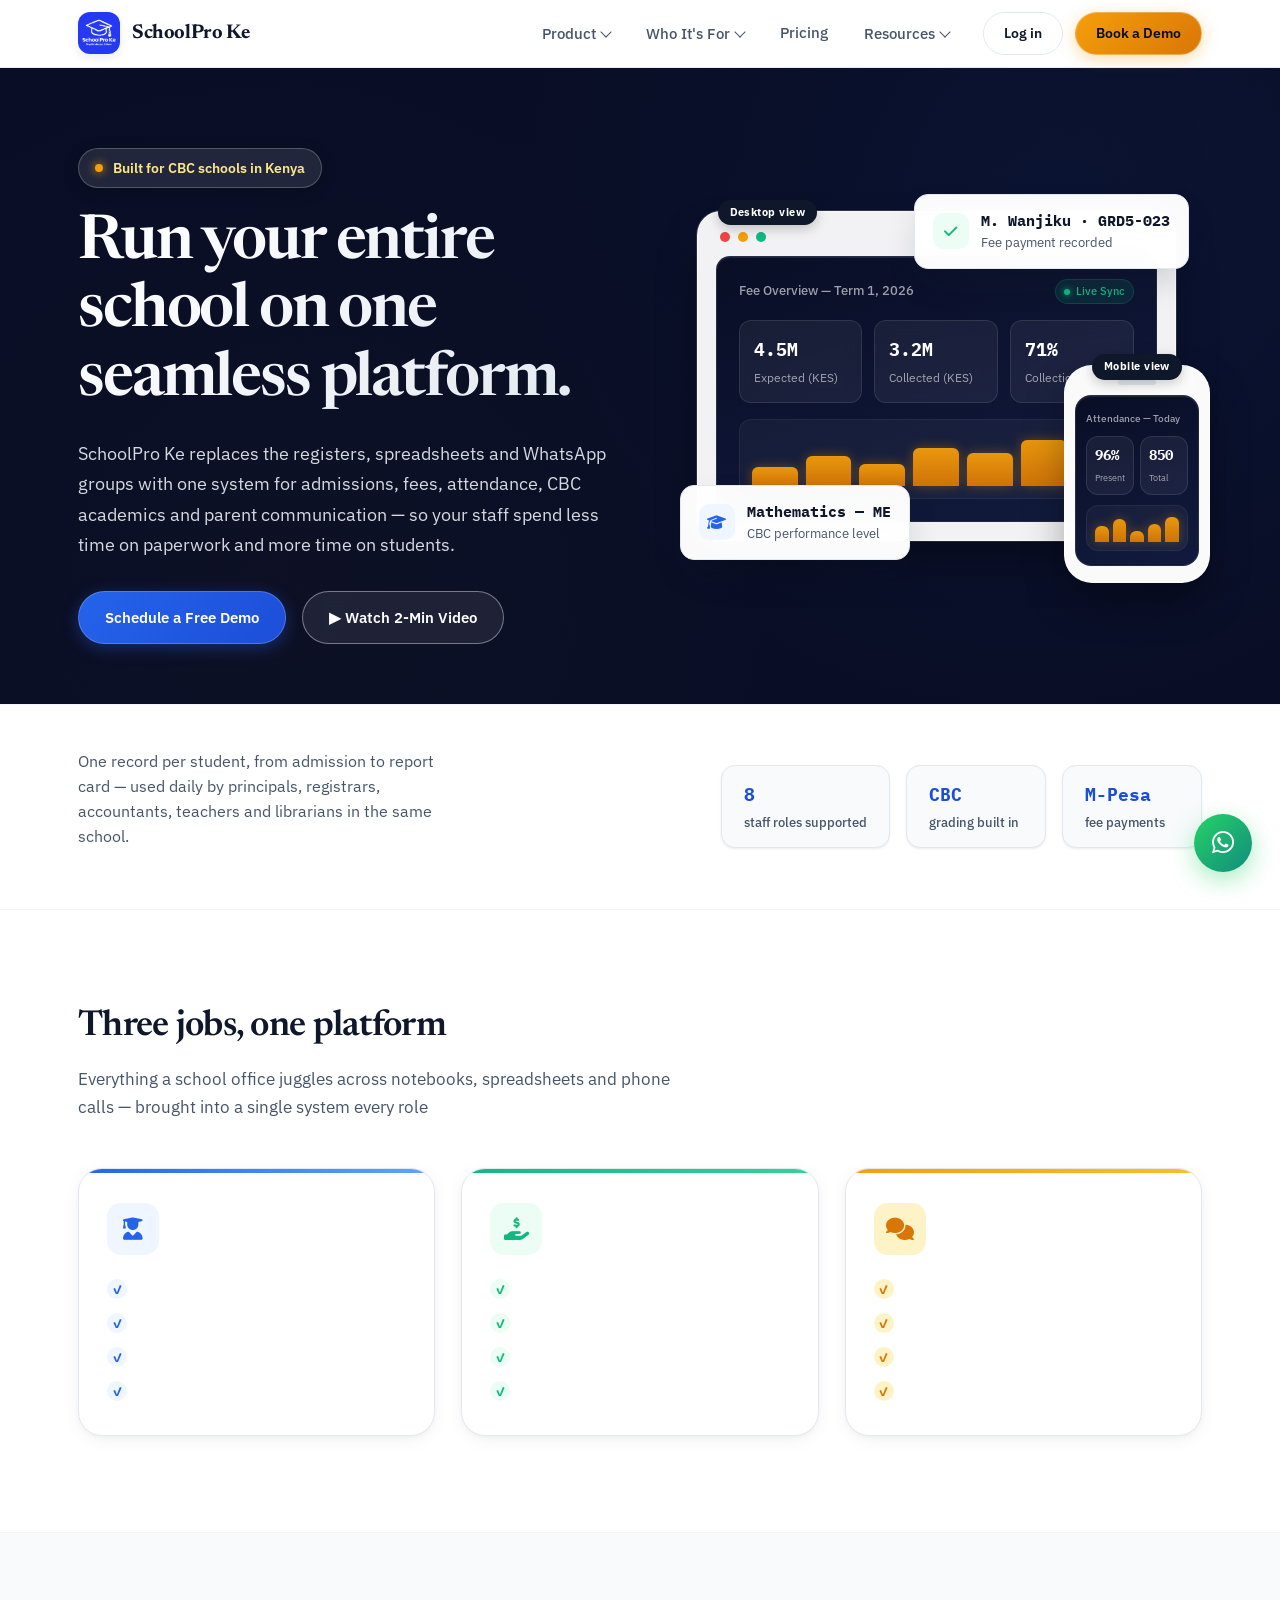
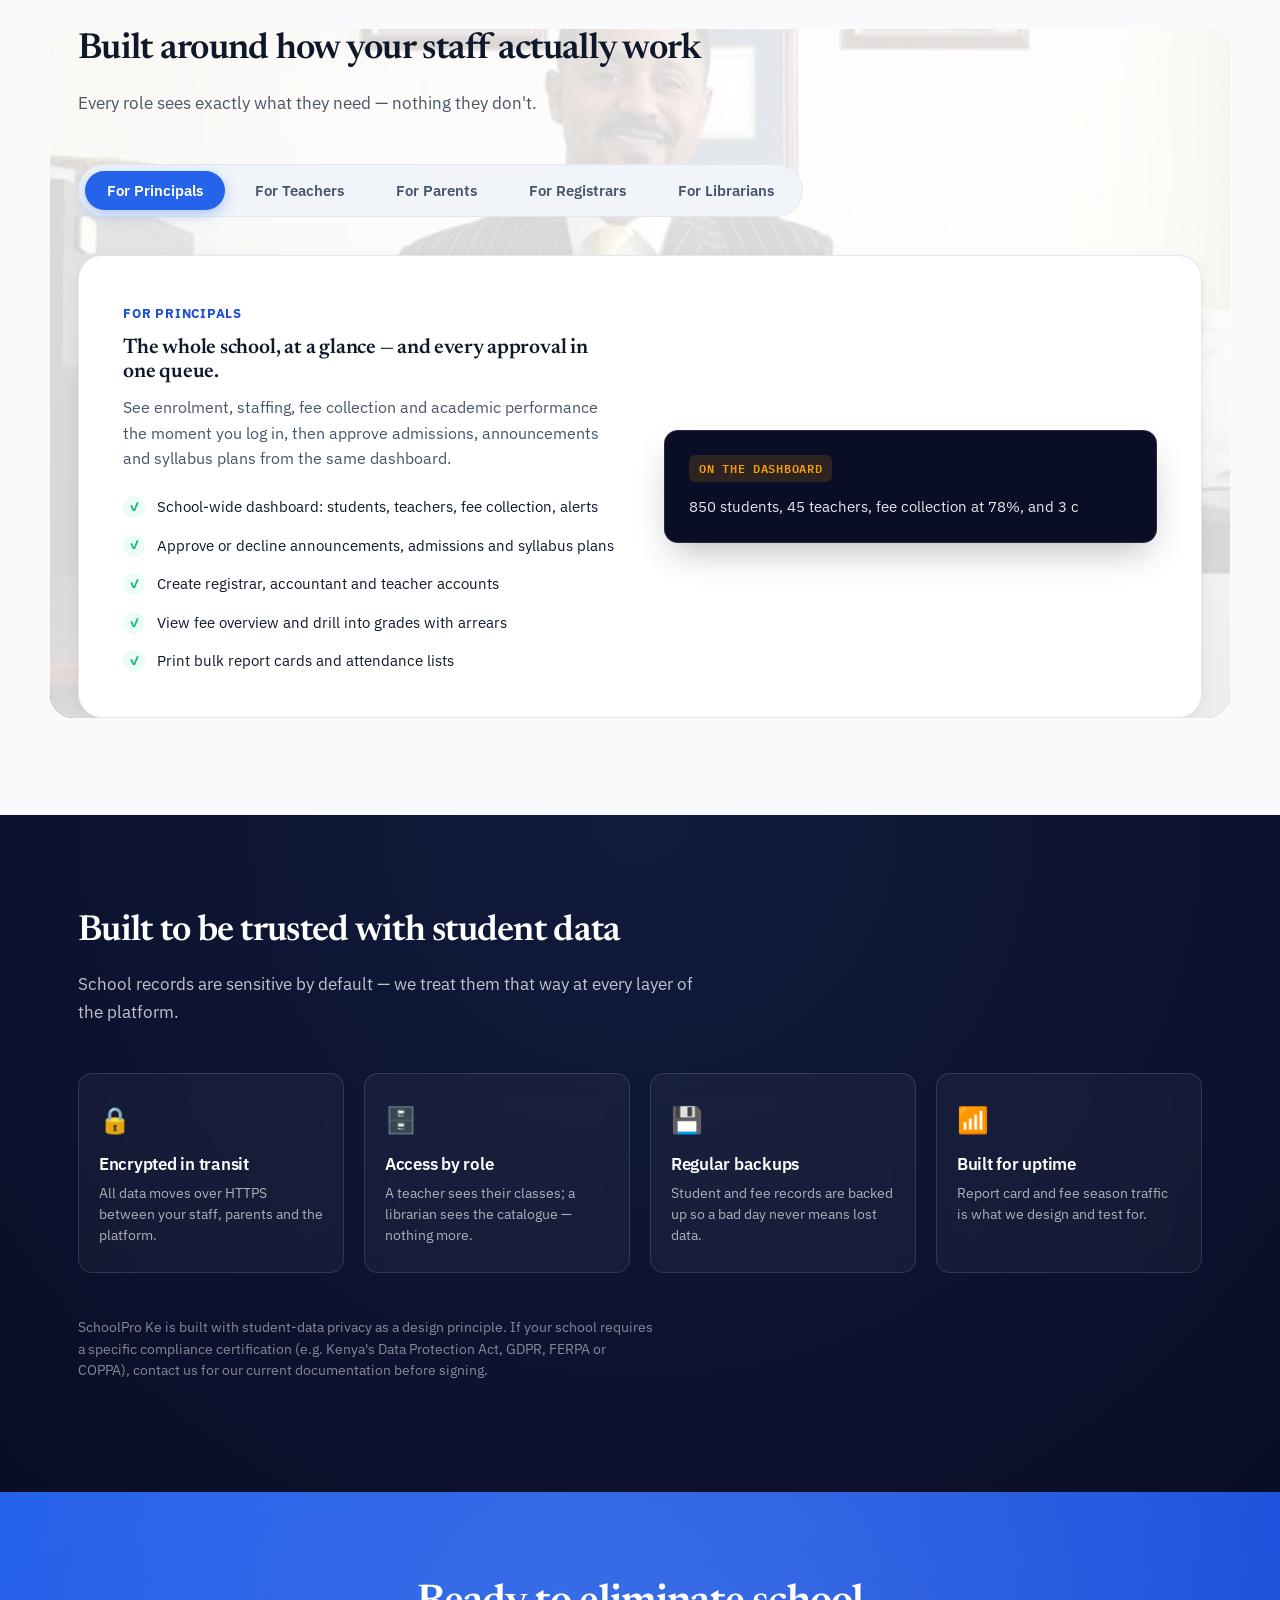
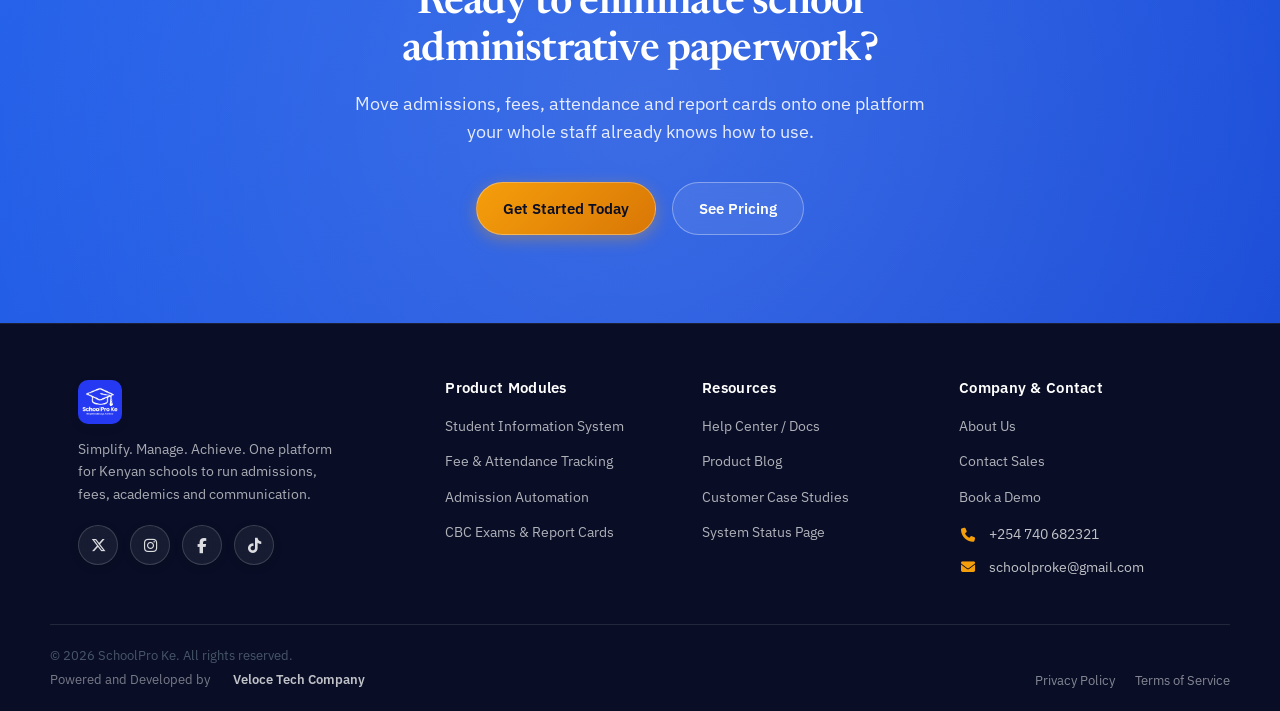
<file: index.html>
<!DOCTYPE html>
<html lang="en">
<head>
<meta charset="UTF-8">
<meta name="viewport" content="width=device-width, initial-scale=1.0, viewport-fit=cover">
<title>SchoolPro Ke — Run Your Entire School on One Seamless Platform</title>
<meta name="description" content="SchoolPro Ke is a school management platform built for Kenyan K-12 schools — student records, CBC-ready academics, fee collection with M-Pesa, attendance, timetabling and a parent portal, all in one place.">
<link rel="canonical" href="https://schoolproke.co.ke/">
<link rel="icon" type="image/png" href="assets/logo.png">
<link href="https://fonts.googleapis.com" rel="preconnect">
<link rel="stylesheet" href="https://cdnjs.cloudflare.com/ajax/libs/font-awesome/6.5.1/css/all.min.css">
<link rel="stylesheet" href="style.css">
</head>
<body>

<!-- ============================= HEADER ============================= -->
<header class="header">
  <div class="navbar">
    <a href="index.html" class="logo-link">
      <img src="assets/logo.png" alt="SchoolPro Ke logo">
      <span class="logo-wordmark">SchoolPro Ke</span>
    </a>

    <div class="nav-menu-wrap" id="navMenu">
      <ul class="nav-links">

        <!-- Product / Features -->
        <li class="has-dropdown">
          <button class="nav-top-link" type="button">Product <span class="chevron"></span></button>
          <div class="dropdown">
            <div class="dropdown-group">
              <span class="dropdown-label">Core SIS</span>
              <a class="dropdown-item" href="index.html#core-sis">
                Student Information System
                <span class="item-sub">Enrolment, records, streams &amp; status in one register</span>
              </a>
              <a class="dropdown-item" href="index.html#core-sis">
                Attendance &amp; Timetabling
                <span class="item-sub">Daily attendance, conflict-free timetables</span>
              </a>
            </div>
            <div class="dropdown-group">
              <span class="dropdown-label">Fee Management</span>
              <a class="dropdown-item" href="index.html#fee-management">
                Fee Collection &amp; M-Pesa
                <span class="item-sub">Record payments, structures, notices &amp; SMS reminders</span>
              </a>
              <a class="dropdown-item" href="index.html#fee-management">
                Fee Analytics
                <span class="item-sub">Expected vs. collected, arrears, drill-down by grade</span>
              </a>
            </div>
            <div class="dropdown-group">
              <span class="dropdown-label">Parent App</span>
              <a class="dropdown-item" href="index.html#communication">
                Parent Portal
                <span class="item-sub">Report cards, fee statements, attendance, one login</span>
              </a>
              <a class="dropdown-item" href="index.html#communication">
                Announcements &amp; SMS
                <span class="item-sub">Principal-approved updates straight to guardians</span>
              </a>
            </div>
          </div>
        </li>

        <!-- Who It's For -->
        <li class="has-dropdown">
          <button class="nav-top-link" type="button">Who It's For <span class="chevron"></span></button>
          <div class="dropdown">
            <a class="dropdown-item" href="for-roles.html?role=principals">
              For Principals
              <span class="item-sub">A school-wide dashboard and every approval in one queue</span>
            </a>
            <a class="dropdown-item" href="for-roles.html?role=teachers">
              For Teachers
              <span class="item-sub">Attendance, CBC marks entry, syllabus &amp; lesson plans</span>
            </a>
            <a class="dropdown-item" href="for-roles.html?role=parents">
              For Parents
              <span class="item-sub">See fees, results and attendance without a phone call</span>
            </a>
            <a class="dropdown-item" href="for-registrars-accountants.html">
              For Registrars
              <span class="item-sub">Admissions, staff accounts, timetables and reporting</span>
            </a>
            <a class="dropdown-item" href="for-roles.html?role=accountants">
              For Accountants
              <span class="item-sub">Fee collection, notices and financial reporting</span>
            </a>
            <a class="dropdown-item" href="for-librarians.html">
              For Librarians
              <span class="item-sub">Catalogue, issue, track returns and lost-item notices</span>
            </a>
          </div>
        </li>

        <li><a href="pricing.html">Pricing</a></li>

        <!-- Resources -->
        <li class="has-dropdown">
          <button class="nav-top-link" type="button">Resources <span class="chevron"></span></button>
          <div class="dropdown">
            <a class="dropdown-item" href="resource-detail.html?resource=help-center">Help Center / Docs<span class="item-sub">Guides for every role on the platform</span></a>
            <a class="dropdown-item" href="resource-detail.html?resource=blog">Product Blog<span class="item-sub">Notes on CBC, admin and edtech in Kenya</span></a>
            <a class="dropdown-item" href="resource-detail.html?resource=case-studies">Customer Case Studies<span class="item-sub">How schools switched from paper to platform</span></a>
            <a class="dropdown-item" href="resource-detail.html?resource=status">System Status<span class="item-sub">Live uptime and incident history</span></a>
          </div>
        </li>
      </ul>

      <div class="nav-right">
        <a href="https://schoolpro-ke-coded-by-44-men-of-veloce-in.base44.app/" target="_blank" rel="noopener noreferrer" class="btn btn-ghost btn-small">Log in</a>
        <a href="contact.html" class="btn btn-primary btn-small">Book a Demo</a>
      </div>
    </div>

    <button class="hamburger" id="hamburger" aria-label="Toggle menu"><span class="bar"></span><span class="bar"></span><span class="bar"></span></button>
  </div>
</header>

<!-- ============================= HERO ============================= -->
<section class="hero">
  <video class="hero-video" autoplay loop muted playsinline preload="auto" aria-hidden="true" tabindex="-1">
    <source src="assets/hero-bg.mp4" type="video/mp4">
  </video>
  <div class="container hero-grid">
    <div class="hero-copy">
      <span class="hero-eyebrow"><span class="dot"></span> Built for CBC schools in Kenya</span>
      <h1>Run your entire school on one seamless platform.</h1>
      <p class="lead">SchoolPro Ke replaces the registers, spreadsheets and WhatsApp groups with one system for admissions, fees, attendance, CBC academics and parent communication — so your staff spend less time on paperwork and more time on students.</p>
      <div class="hero-actions">
        <a href="contact.html" class="btn btn-secondary">Schedule a Free Demo</a>
        <a href="#video" class="btn btn-ghost">▶ Watch 2-Min Video</a>
      </div>
    </div>

    <div class="hero-visual">
      <!-- Desktop / laptop view -->
      <div class="mock-frame mock-frame-desktop">
        <span class="mock-device-label">Desktop view</span>
        <div class="mock-bar"><span></span><span></span><span></span></div>
        <div class="mock-screen">
          <div class="mock-title">
            <span>Fee Overview — Term 1, 2026</span>
            <span style="display:inline-flex;align-items:center;gap:6px;font-size:0.7rem;color:#10B981;background:rgba(16,185,129,0.12);padding:3px 8px;border-radius:999px;border:1px solid rgba(16,185,129,0.2);"><span class="dot" style="width:6px;height:6px;border-radius:50%;background:#10B981;box-shadow:0 0 6px #10B981;display:inline-block;"></span> Live Sync</span>
          </div>
          <div class="mock-stat-row">
            <div class="mock-stat"><div class="num">4.5M</div><div class="lbl">Expected (KES)</div></div>
            <div class="mock-stat"><div class="num">3.2M</div><div class="lbl">Collected (KES)</div></div>
            <div class="mock-stat"><div class="num">71%</div><div class="lbl">Collection rate</div></div>
          </div>
          <div class="mock-bars">
            <i style="height:35%"></i><i style="height:55%"></i><i style="height:40%"></i>
            <i style="height:70%"></i><i style="height:60%"></i><i style="height:85%"></i><i style="height:50%"></i>
          </div>
        </div>
        <div class="mock-float float-1">
          <div class="ic"><i class="fas fa-check"></i></div>
          <div><strong>M. Wanjiku · GRD5-023</strong><small>Fee payment recorded</small></div>
        </div>
        <div class="mock-float float-2">
          <div class="ic"><i class="fas fa-graduation-cap"></i></div>
          <div><strong>Mathematics — ME</strong><small>CBC performance level</small></div>
        </div>
      </div>

      <!-- Mobile / phone view -->
      <div class="mock-frame mock-frame-mobile">
        <span class="mock-device-label mock-device-label-mobile">Mobile view</span>
        <div class="mock-phone-notch"></div>
        <div class="mock-screen mock-screen-mobile">
          <div class="mock-title">Attendance — Today</div>
          <div class="mock-stat-row mock-stat-row-mobile">
            <div class="mock-stat"><div class="num">96%</div><div class="lbl">Present</div></div>
            <div class="mock-stat"><div class="num">850</div><div class="lbl">Total</div></div>
          </div>
          <div class="mock-bars mock-bars-mobile">
            <i style="height:55%"></i><i style="height:80%"></i><i style="height:40%"></i><i style="height:65%"></i><i style="height:90%"></i>
          </div>
        </div>
      </div>
    </div>
  </div>
</section>

<!-- ============================= TRUST BAR ============================= -->
<section class="trust">
  <div class="container trust-row">
    <p class="trust-copy">One record per student, from admission to report card — used daily by principals, registrars, accountants, teachers and librarians in the same school.</p>
    <div class="trust-chips">
      <div class="trust-chip"><span class="n">8</span><span class="l">staff roles supported</span></div>
      <div class="trust-chip"><span class="n">CBC</span><span class="l">grading built in</span></div>
      <div class="trust-chip"><span class="n">M-Pesa</span><span class="l">fee payments</span></div>
    </div>
  </div>
</section>
<!-- Note: swap the chips above for real adoption numbers (schools onboarded, students managed) once you have them — avoid publishing placeholder stats as fact. -->

<!-- ============================= CORE PILLARS ============================= -->
<section class="section" id="core-sis">
  <div class="container">
    <div class="section-head">
      <h2>Three jobs, one platform</h2>
      <p>Everything a school office juggles across notebooks, spreadsheets and phone calls — brought into a single system every role can trust.</p>
    </div>
    <div class="pillars-grid">
      <div class="pillar-card p1">
        <div class="pillar-icon"><i class="fas fa-user-graduate"></i></div>
        <h3>Administrative Efficiency</h3>
        <p>From admission to graduation, one student record follows every learner.</p>
        <ul>
          <li>Enrol students with admission numbers, streams and guardian contacts</li>
          <li>Transfer, suspend or graduate students without losing history</li>
          <li>Conflict-free timetabling across every grade and stream</li>
          <li>Daily attendance with present/absent/late/excused tracking</li>
        </ul>
      </div>
      <div class="pillar-card p2" id="fee-management">
        <div class="pillar-icon"><i class="fas fa-hand-holding-dollar"></i></div>
        <h3>Financial Clarity</h3>
        <p>Every shilling accounted for, from the paybill to the report card.</p>
        <ul>
          <li>Record M-Pesa, cash and bank payments with proof of payment</li>
          <li>Set fee structures per grade, term and year</li>
          <li>Auto-generated fee notices and SMS balance reminders</li>
          <li>One balance, harmonised across statements, notices and reports</li>
        </ul>
      </div>
      <div class="pillar-card p3" id="communication">
        <div class="pillar-icon"><i class="fas fa-comments"></i></div>
        <h3>Unified Communication</h3>
        <p>Announcements, approvals and report cards reach parents without a chase.</p>
        <ul>
          <li>Principal-approved announcements sent straight to guardians</li>
          <li>Parent portal for fees, attendance and CBC report cards</li>
          <li>Private messaging between registrar, teachers and accountant</li>
          <li>Bulk, print-ready report cards with school branding</li>
        </ul>
      </div>
    </div>
  </div>
</section>

<!-- ============================= ROLE-BASED TABS ============================= -->
<section class="section roles" id="roles">
  <div class="container">
    <div class="section-head">
      <h2>Built around how your staff actually work</h2>
      <p>Every role sees exactly what they need — nothing they don't.</p>
    </div>

    <div class="role-tabs">
      <button class="role-tab active" data-role="principals">For Principals</button>
      <button class="role-tab" data-role="teachers">For Teachers</button>
      <button class="role-tab" data-role="parents">For Parents</button>
      <button class="role-tab" data-role="registrars">For Registrars</button>
      <button class="role-tab" data-role="librarians">For Librarians</button>
    </div>

    <div class="role-panel active" data-role="principals">
      <div class="role-copy">
        <span class="role-eyebrow">For Principals</span>
        <h3>The whole school, at a glance — and every approval in one queue.</h3>
        <p>See enrolment, staffing, fee collection and academic performance the moment you log in, then approve admissions, announcements and syllabus plans from the same dashboard.</p>
        <ul class="role-list">
          <li><span class="check">✓</span> School-wide dashboard: students, teachers, fee collection, alerts</li>
          <li><span class="check">✓</span> Approve or decline announcements, admissions and syllabus plans</li>
          <li><span class="check">✓</span> Create registrar, accountant and teacher accounts</li>
          <li><span class="check">✓</span> View fee overview and drill into grades with arrears</li>
          <li><span class="check">✓</span> Print bulk report cards and attendance lists</li>
        </ul>
      </div>
      <div class="role-visual">
        <div class="role-example">
          <span class="tag">On the dashboard</span>
          <p>850 students, 45 teachers, fee collection at 78%, and 3 compliance alerts — enough to know where to click next before the first bell rings.</p>
        </div>
      </div>
    </div>

    <div class="role-panel" data-role="teachers">
      <div class="role-copy">
        <span class="role-eyebrow">For Teachers</span>
        <h3>Attendance, marks and lesson plans, without the paper trail.</h3>
        <p>Take attendance in minutes, enter CBC marks that grade themselves, and submit syllabus and lesson plans for approval — all from your personal timetable.</p>
        <ul class="role-list">
          <li><span class="check">✓</span> Daily attendance for your homeroom class</li>
          <li><span class="check">✓</span> Enter opener, midterm and endterm marks — CBC levels calculated automatically</li>
          <li><span class="check">✓</span> Create and submit syllabus and lesson plans for approval</li>
          <li><span class="check">✓</span> Enter formative assessment marks (EE / ME / AE / BE)</li>
          <li><span class="check">✓</span> Message the principal and registrar directly</li>
        </ul>
      </div>
      <div class="role-visual">
        <div class="role-example">
          <span class="tag">Marks entry</span>
          <p>Enter an endterm Mathematics score of 85% and the system returns performance level "Meeting Expectation" with the CBC interpretation, ready for the report card.</p>
        </div>
      </div>
    </div>

    <div class="role-panel" data-role="parents">
      <div class="role-copy">
        <span class="role-eyebrow">For Parents</span>
        <h3>Everything about your child's term, without a phone call to the office.</h3>
        <p>Check fee balances, pay via M-Pesa, view report cards and attendance, and receive school announcements the moment the principal approves them.</p>
        <ul class="role-list">
          <li><span class="check">✓</span> Fee statement per term, with balance and payment history</li>
          <li><span class="check">✓</span> SMS reminders with paybill and account reference</li>
          <li><span class="check">✓</span> CBC report cards and formative assessment results</li>
          <li><span class="check">✓</span> Attendance record for your child</li>
          <li><span class="check">✓</span> School announcements as soon as they're approved</li>
        </ul>
      </div>
      <div class="role-visual">
        <div class="role-example">
          <span class="tag">Sample SMS</span>
          <p>"Dear Parent, Mary Wanjiku fee balance is KES 13,000. Pay via Paybill 522522, Account GRD5-023. Thank you."</p>
        </div>
      </div>
    </div>

    <div class="role-panel" data-role="registrars">
      <div class="role-copy">
        <span class="role-eyebrow">For Registrars</span>
        <h3>Keep the school calendar, results and student leadership running on time.</h3>
        <p>Build conflict-free timetables, publish approved marks and performance cards, and run transparent student elections from one place.</p>
        <ul class="role-list">
          <li><span class="check">✓</span> Create and publish timetables for every grade, stream and teacher</li>
          <li><span class="check">✓</span> Publish approved marks to student and parent portals</li>
          <li><span class="check">✓</span> Print learner performance cards in bulk</li>
          <li><span class="check">✓</span> Set up and manage secure school e-voting</li>
          <li><span class="check">✓</span> Track elections for captains, prefects, governors and other student leaders</li>
        </ul>
      </div>
      <div class="role-visual">
        <div class="role-example">
          <span class="tag">Timetable published</span>
          <p>Term 2 timetables for Grades 7–10 are published. Teachers and students can now view their class schedules before Monday morning.</p>
        </div>
      </div>
    </div>

    <div class="role-panel" data-role="librarians">
      <div class="role-copy">
        <span class="role-eyebrow">For Librarians</span>
        <h3>Put every book, novel and magazine within easy reach of every learner.</h3>
        <p>Manage the school’s reading resources, track circulation and notify teachers when new materials are ready for their classes.</p>
        <ul class="role-list">
          <li><span class="check">✓</span> Catalogue textbooks, novels, magazines and other reading resources</li>
          <li><span class="check">✓</span> Track borrowing, returns, overdue items and lost books</li>
          <li><span class="check">✓</span> Search resources by title, author, subject or grade</li>
          <li><span class="check">✓</span> Monitor stock and plan new reading-resource purchases</li>
          <li><span class="check">✓</span> Send availability updates directly to teachers</li>
        </ul>
      </div>
      <div class="role-visual">
        <div class="role-example">
          <span class="tag">Message sent to Grade 10 Lion Mathematics teacher</span>
          <p>New-edition Mathematics textbooks are now available in the library. Grade 10 Lion students who wish to collect one may come this evening before 4:30 p.m.</p>
        </div>
      </div>
    </div>
  </div>
</section>

<!-- ============================= SECURITY ============================= -->
<section class="section security">
  <div class="container">
    <div class="section-head">
      <h2>Built to be trusted with student data</h2>
      <p>School records are sensitive by default — we treat them that way at every layer of the platform.</p>
    </div>
    <div class="security-grid">
      <div class="security-badge">
        <div class="b-icon">🔒</div>
        <h4>Encrypted in transit</h4>
        <p>All data moves over HTTPS between your staff, parents and the platform.</p>
      </div>
      <div class="security-badge">
        <div class="b-icon">🗄️</div>
        <h4>Access by role</h4>
        <p>A teacher sees their classes; a librarian sees the catalogue — nothing more.</p>
      </div>
      <div class="security-badge">
        <div class="b-icon">💾</div>
        <h4>Regular backups</h4>
        <p>Student and fee records are backed up so a bad day never means lost data.</p>
      </div>
      <div class="security-badge">
        <div class="b-icon">📶</div>
        <h4>Built for uptime</h4>
        <p>Report card and fee season traffic is what we design and test for.</p>
      </div>
    </div>
    <p class="security-note">SchoolPro Ke is built with student-data privacy as a design principle. If your school requires a specific compliance certification (e.g. Kenya's Data Protection Act, GDPR, FERPA or COPPA), contact us for our current documentation before signing.</p>
  </div>
</section>

<!-- ============================= FINAL CTA ============================= -->
<section class="closer">
  <div class="container">
    <h2>Ready to eliminate school administrative paperwork?</h2>
    <p>Move admissions, fees, attendance and report cards onto one platform your whole staff already knows how to use.</p>
    <div class="closer-actions">
      <a href="contact.html" class="btn btn-primary">Get Started Today</a>
      <a href="pricing.html" class="btn btn-outline-light">See Pricing</a>
    </div>
  </div>
</section>

<!-- ============================= FOOTER ============================= -->
<footer class="footer">
  <div class="container footer-top">
    <div class="footer-grid">
      <div class="footer-col">
        <a href="index.html" class="logo-link">
          <img src="assets/logo.png" alt="SchoolPro Ke logo" style="height:44px;width:44px;border-radius:10px;">
        </a>
        <p class="footer-brand-desc">Simplify. Manage. Achieve. One platform for Kenyan schools to run admissions, fees, academics and communication.</p>
                <div class="social-row">
          <a href="https://x.com/SchoolProKe" target="_blank" rel="noopener noreferrer" aria-label="X (Twitter)"><i class="fab fa-x-twitter"></i></a>
          <a href="https://www.instagram.com/schoolpro_ke/" target="_blank" rel="noopener noreferrer" aria-label="Instagram"><i class="fab fa-instagram"></i></a>
          <a href="https://www.facebook.com/profile.php?id=61594806435156" target="_blank" rel="noopener noreferrer" aria-label="Facebook"><i class="fab fa-facebook-f"></i></a>
          <a href="https://www.tiktok.com/@schoolpro_ke?lang=en" target="_blank" rel="noopener noreferrer" aria-label="TikTok"><i class="fab fa-tiktok"></i></a>
        </div>
      </div>
      <div class="footer-col">
        <h4>Product Modules</h4>
        <ul class="footer-links">
          <li><a href="index.html#core-sis">Student Information System</a></li>
          <li><a href="index.html#fee-management">Fee &amp; Attendance Tracking</a></li>
          <li><a href="index.html#core-sis">Admission Automation</a></li>
          <li><a href="index.html#core-sis">CBC Exams &amp; Report Cards</a></li>
        </ul>
      </div>
      <div class="footer-col">
        <h4>Resources</h4>
        <ul class="footer-links">
          <li><a href="resources.html#help-center">Help Center / Docs</a></li>
          <li><a href="resources.html#blog">Product Blog</a></li>
          <li><a href="resources.html#case-studies">Customer Case Studies</a></li>
          <li><a href="resources.html#status">System Status Page</a></li>
        </ul>
      </div>
      <div class="footer-col">
        <h4>Company &amp; Contact</h4>
        <ul class="footer-links">
          <li><a href="contact.html">About Us</a></li>
          <li><a href="contact.html">Contact Sales</a></li>
          <li><a href="contact.html">Book a Demo</a></li>
        </ul>
        <div class="footer-contact-item" style="margin-top:14px;"><i class="fas fa-phone"></i><a href="tel:+254740682321">+254 740 682321</a></div>
        <div class="footer-contact-item"><i class="fas fa-envelope"></i><a href="mailto:schoolproke@gmail.com">schoolproke@gmail.com</a></div>
      </div>
    </div>
  </div>
  <div class="container footer-bottom">
    <div class="footer-bottom-left">
      <p>© 2026 SchoolPro Ke. All rights reserved.</p>
      <p class="powered-by">Powered and Developed by <a href="https://velocetechcompany.com/" target="_blank" rel="noopener noreferrer">Veloce Tech Company</a></p>
    </div>
    <div>
      <a href="privacy-policy.html">Privacy Policy</a>
      <a href="terms.html">Terms of Service</a>
    </div>
  </div>
</footer>

<a href="https://wa.me/254740682321?text=Hello%20SchoolPro%20Ke%2C%20I%20would%20like%20to%20book%20a%20demo."
   class="whatsapp-float" target="_blank" rel="noopener noreferrer" aria-label="Chat on WhatsApp"><i class="fab fa-whatsapp"></i></a>

<script src="script.js"></script>
</body>
</html>
</file>
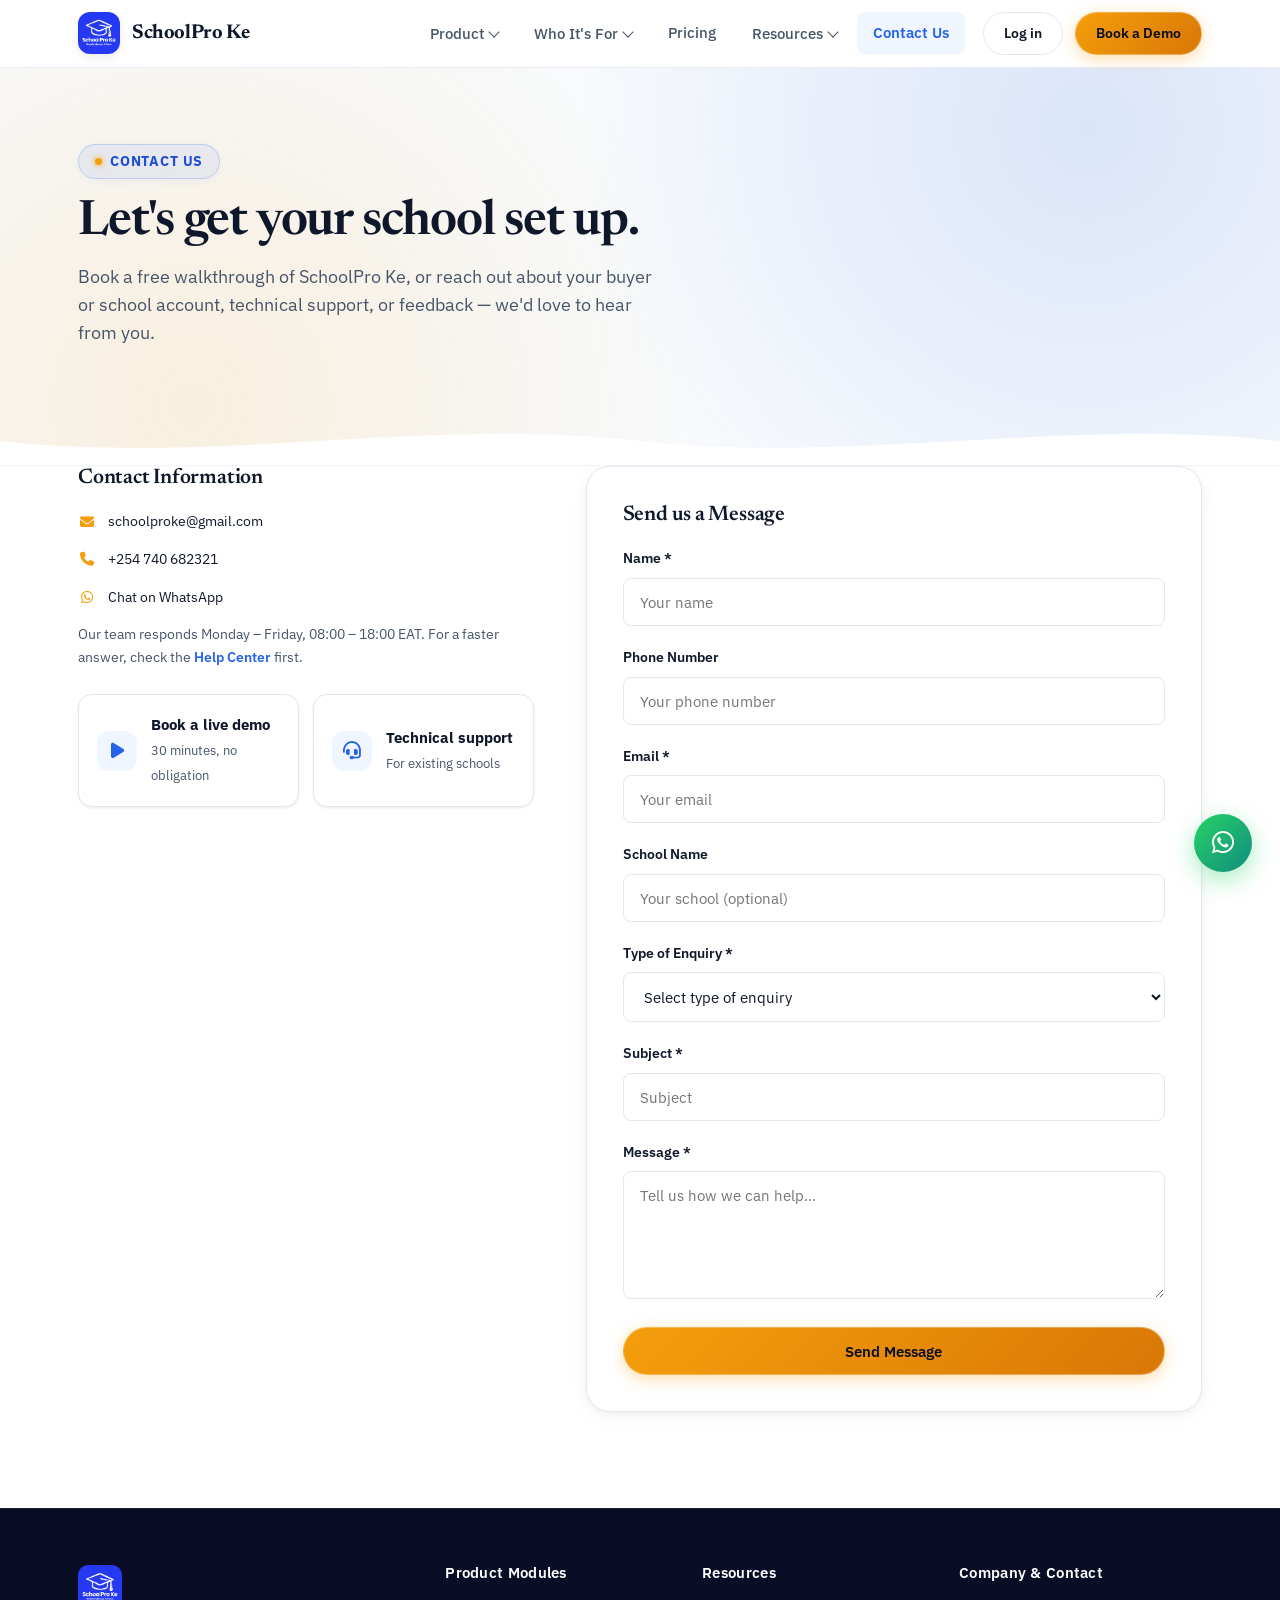
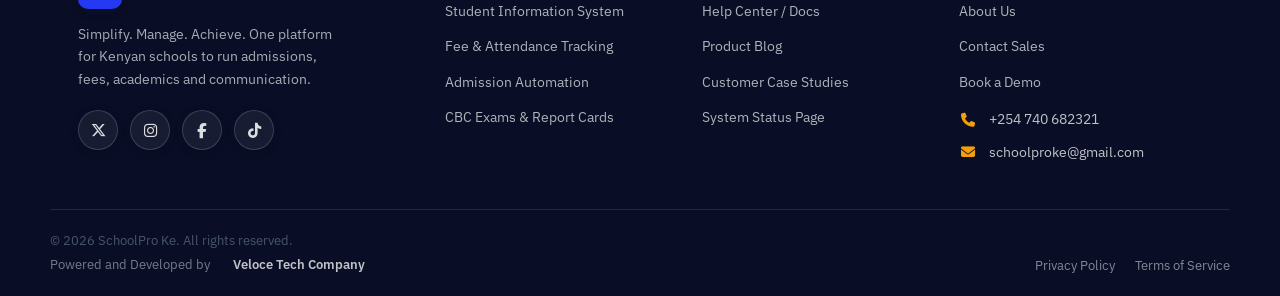
<file: contact.html>
<!DOCTYPE html>
<html lang="en">
<head>
<meta charset="UTF-8">
<meta name="viewport" content="width=device-width, initial-scale=1.0, viewport-fit=cover">
<title>Contact Us / Book a Demo · SchoolPro Ke</title>
<meta name="description" content="Book a free demo of SchoolPro Ke or get in touch with our team about buyer or school accounts, technical support, or feedback.">
<link rel="canonical" href="https://schoolproke.co.ke/contact.html">
<script type="application/ld+json">
{
  "@context": "https://schema.org",
  "@type": "Organization",
  "name": "SchoolPro Ke",
  "url": "https://schoolproke.co.ke/",
  "contactPoint": {
    "@type": "ContactPoint",
    "telephone": "+254740682321",
    "contactType": "customer service",
    "email": "schoolproke@gmail.com"
  },
  "address": {
    "@type": "PostalAddress",
    "addressCountry": "KE"
  }
}
</script>
<link rel="icon" type="image/png" href="assets/logo.png">
<link rel="stylesheet" href="https://cdnjs.cloudflare.com/ajax/libs/font-awesome/6.5.1/css/all.min.css">
<link rel="stylesheet" href="style.css">
</head>
<body>

<!-- ============================= HEADER ============================= -->
<header class="header">
  <div class="navbar">
    <a href="index.html" class="logo-link">
      <img src="assets/logo.png" alt="SchoolPro Ke logo">
      <span class="logo-wordmark">SchoolPro Ke</span>
    </a>
    <div class="nav-menu-wrap" id="navMenu">
      <ul class="nav-links">
        <li class="has-dropdown">
          <button class="nav-top-link" type="button">Product <span class="chevron"></span></button>
          <div class="dropdown">
            <div class="dropdown-group">
              <span class="dropdown-label">Core SIS</span>
              <a class="dropdown-item" href="index.html#core-sis">Student Information System<span class="item-sub">Enrolment, records, streams &amp; status</span></a>
              <a class="dropdown-item" href="index.html#core-sis">Attendance &amp; Timetabling<span class="item-sub">Daily attendance, conflict-free timetables</span></a>
            </div>
            <div class="dropdown-group">
              <span class="dropdown-label">Fee Management</span>
              <a class="dropdown-item" href="index.html#fee-management">Fee Collection &amp; M-Pesa<span class="item-sub">Payments, structures, notices &amp; SMS</span></a>
              <a class="dropdown-item" href="index.html#fee-management">Fee Analytics<span class="item-sub">Expected vs. collected, arrears</span></a>
            </div>
            <div class="dropdown-group">
              <span class="dropdown-label">Parent App</span>
              <a class="dropdown-item" href="index.html#communication">Parent Portal<span class="item-sub">Report cards, statements, attendance</span></a>
              <a class="dropdown-item" href="index.html#communication">Announcements &amp; SMS<span class="item-sub">Approved updates to guardians</span></a>
            </div>
          </div>
        </li>
        <li class="has-dropdown">
          <button class="nav-top-link" type="button">Who It's For <span class="chevron"></span></button>
          <div class="dropdown">
            <a class="dropdown-item" href="index.html#roles?role=principals">For Principals<span class="item-sub">A school-wide dashboard, every approval in one place</span></a>
            <a class="dropdown-item" href="index.html#roles?role=teachers">For Teachers<span class="item-sub">Attendance, CBC marks, syllabus &amp; lesson plans</span></a>
            <a class="dropdown-item" href="index.html#roles?role=parents">For Parents<span class="item-sub">Fees, results and attendance in one place</span></a>
            <a class="dropdown-item" href="for-registrars-accountants.html">For Registrars &amp; Accountants<span class="item-sub">Admissions, staff accounts, fee structures</span></a>
            <a class="dropdown-item" href="for-librarians.html">For Librarians<span class="item-sub">Catalogue, issue, track returns</span></a>
          </div>
        </li>
        <li><a href="pricing.html">Pricing</a></li>
        <li class="has-dropdown">
          <button class="nav-top-link" type="button">Resources <span class="chevron"></span></button>
          <div class="dropdown">
            <a class="dropdown-item" href="resources.html#help-center">Help Center / Docs</a>
            <a class="dropdown-item" href="resources.html#blog">Product Blog</a>
            <a class="dropdown-item" href="resources.html#case-studies">Customer Case Studies</a>
            <a class="dropdown-item" href="resources.html#status">System Status</a>
          </div>
        </li>
        <li><a href="contact.html" class="active">Contact Us</a></li>
      </ul>
      <div class="nav-right">
        <a href="https://schoolpro-ke-coded-by-44-men-of-veloce-in.base44.app/" target="_blank" rel="noopener noreferrer" class="btn btn-ghost btn-small">Log in</a>
        <a href="contact.html" class="btn btn-primary btn-small">Book a Demo</a>
      </div>
    </div>
    <button class="hamburger" id="hamburger" aria-label="Toggle menu"><span class="bar"></span><span class="bar"></span><span class="bar"></span></button>
  </div>
</header>

<!-- ============================= PAGE HERO ============================= -->
<section class="page-hero">
  <div class="container">
    <span class="eyebrow">Contact Us</span>
    <h1>Let's get your school set up.</h1>
    <p>Book a free walkthrough of SchoolPro Ke, or reach out about your buyer or school account, technical support, or feedback — we'd love to hear from you.</p>
  </div>
  <div class="wave-divider"><svg viewBox="0 0 1200 60" preserveAspectRatio="none"><path d="M0,30 C200,60 400,0 600,30 C800,60 1000,0 1200,30 L1200,60 L0,60 Z" fill="#FFFFFF"></path></svg></div>
</section>

<section class="section" style="padding-top:0;">
  <div class="container contact-grid">

    <!-- LEFT: Contact information -->
    <div class="contact-info">
      <h3>Contact Information</h3>

      <div class="footer-contact-item" style="margin-bottom: 15px; color: var(--ink);">
        <i class="fas fa-envelope"></i>
        <a href="mailto:schoolproke@gmail.com">schoolproke@gmail.com</a>
      </div>

      <div class="footer-contact-item" style="margin-bottom: 15px; color: var(--ink);">
        <i class="fas fa-phone"></i>
        <a href="tel:+254740682321">+254 740 682321</a>
      </div>

      <div class="footer-contact-item" style="margin-bottom: 15px; color: var(--ink);">
        <i class="fab fa-whatsapp"></i>
        <a href="https://wa.me/254740682321?text=Hello%20SchoolPro%20Ke%2C%20I%20would%20like%20to%20book%20a%20demo." target="_blank" rel="noopener noreferrer">Chat on WhatsApp</a>
      </div>

      <p style="font-size:0.88rem; color:var(--ink-soft);">Our team responds Monday – Friday, 08:00 – 18:00 EAT. For a faster answer, check the <a href="resources.html#help-center" style="color:var(--blue); font-weight:600;">Help Center</a> first.</p>

      <div class="contact-shortcuts">
        <div class="shortcut-card">
          <div class="ic"><i class="fas fa-play"></i></div>
          <div><strong>Book a live demo</strong><span>30 minutes, no obligation</span></div>
        </div>
        <div class="shortcut-card">
          <div class="ic"><i class="fas fa-headset"></i></div>
          <div><strong>Technical support</strong><span>For existing schools</span></div>
        </div>
      </div>
    </div>

    <!-- RIGHT: Contact Form -->
    <div class="contact-form">
      <h3>Send us a Message</h3>

      <!-- ✅ FormSubmit – redirects to homepage after CAPTCHA -->
      <form action="https://formsubmit.co/schoolproke@gmail.com" method="POST">

        <!-- Hidden fields for FormSubmit -->
        <input type="hidden" name="_cc" value="mweterie9@gmail.com">
        <input type="hidden" name="_autoresponse" value="Thanks for your message, Our Team will keep in touch with you soon! Please note this is a System autoreply.">
        <input type="hidden" name="_template" value="table">
        <input type="hidden" name="_subject" value="New enquiry — SchoolPro Ke website">
        <!-- ✅ FIXED: Absolute URL required by FormSubmit -->
        <input type="hidden" name="_next" value="https://edjacra.github.io/SchoolPro-Ke---Website---Copy">
        <div class="form-group">
          <label>Name *</label>
          <input type="text" id="name" name="name" placeholder="Your name" required>
        </div>
        <div class="form-group">
          <label>Phone Number</label>
          <input type="tel" id="phone" name="phone" placeholder="Your phone number">
        </div>
        <div class="form-group">
          <label>Email *</label>
          <input type="email" id="email" name="email" placeholder="Your email" required>
        </div>
        <div class="form-group">
          <label>School Name</label>
          <input type="text" id="schoolName" name="schoolName" placeholder="Your school (optional)">
        </div>
        <div class="form-group">
          <label>Type of Enquiry *</label>
          <select id="enquiryType" name="enquiryType" required>
            <option value="" disabled selected>Select type of enquiry</option>
            <option value="Book a Demo">Book a Demo</option>
            <option value="Buyer/School Account Assistance">Buyer/School Account Assistance</option>
            <option value="Technical Support">Technical Support</option>
            <option value="Leave Feedback">Leave Feedback</option>
          </select>
        </div>
        <div class="form-group">
          <label>Subject *</label>
          <input type="text" id="subject" name="subject" placeholder="Subject" required>
        </div>
        <div class="form-group">
          <label>Message *</label>
          <textarea id="message" name="message" rows="5" placeholder="Tell us how we can help..." required></textarea>
        </div>

        <button type="submit" class="btn btn-primary btn-block">Send Message</button>
      </form>
    </div>

  </div>
</section>

<!-- ============================= FOOTER ============================= -->
<footer class="footer">
  <div class="container footer-top">
    <div class="footer-grid">
      <div class="footer-col">
        <a href="index.html" class="logo-link">
          <img src="assets/logo.png" alt="SchoolPro Ke logo" style="height:44px;width:44px;border-radius:10px;">
        </a>
        <p class="footer-brand-desc">Simplify. Manage. Achieve. One platform for Kenyan schools to run admissions, fees, academics and communication.</p>
                <div class="social-row">
          <a href="https://x.com/SchoolProKe" target="_blank" rel="noopener noreferrer" aria-label="X (Twitter)"><i class="fab fa-x-twitter"></i></a>
          <a href="https://www.instagram.com/schoolpro_ke/" target="_blank" rel="noopener noreferrer" aria-label="Instagram"><i class="fab fa-instagram"></i></a>
          <a href="https://www.facebook.com/profile.php?id=61594806435156" target="_blank" rel="noopener noreferrer" aria-label="Facebook"><i class="fab fa-facebook-f"></i></a>
          <a href="https://www.tiktok.com/@schoolpro_ke?lang=en" target="_blank" rel="noopener noreferrer" aria-label="TikTok"><i class="fab fa-tiktok"></i></a>
        </div>
      </div>
      <div class="footer-col">
        <h4>Product Modules</h4>
        <ul class="footer-links">
          <li><a href="index.html#core-sis">Student Information System</a></li>
          <li><a href="index.html#fee-management">Fee &amp; Attendance Tracking</a></li>
          <li><a href="index.html#core-sis">Admission Automation</a></li>
          <li><a href="index.html#core-sis">CBC Exams &amp; Report Cards</a></li>
        </ul>
      </div>
      <div class="footer-col">
        <h4>Resources</h4>
        <ul class="footer-links">
          <li><a href="resources.html#help-center">Help Center / Docs</a></li>
          <li><a href="resources.html#blog">Product Blog</a></li>
          <li><a href="resources.html#case-studies">Customer Case Studies</a></li>
          <li><a href="resources.html#status">System Status Page</a></li>
        </ul>
      </div>
      <div class="footer-col">
        <h4>Company &amp; Contact</h4>
        <ul class="footer-links">
          <li><a href="contact.html">About Us</a></li>
          <li><a href="contact.html">Contact Sales</a></li>
          <li><a href="contact.html">Book a Demo</a></li>
        </ul>
        <div class="footer-contact-item" style="margin-top:14px;"><i class="fas fa-phone"></i><a href="tel:+254740682321">+254 740 682321</a></div>
        <div class="footer-contact-item"><i class="fas fa-envelope"></i><a href="mailto:schoolproke@gmail.com">schoolproke@gmail.com</a></div>
      </div>
    </div>
  </div>
  <div class="container footer-bottom">
    <div class="footer-bottom-left">
      <p>© 2026 SchoolPro Ke. All rights reserved.</p>
      <p class="powered-by">Powered and Developed by <a href="https://velocetechcompany.com/" target="_blank" rel="noopener noreferrer">Veloce Tech Company</a></p>
    </div>
    <div>
      <a href="privacy-policy.html">Privacy Policy</a>
      <a href="terms.html">Terms of Service</a>
    </div>
  </div>
</footer>

<a href="https://wa.me/254740682321?text=Hello%20SchoolPro%20Ke%2C%20I%20would%20like%20to%20book%20a%20demo."
   class="whatsapp-float" target="_blank" rel="noopener noreferrer" aria-label="Chat on WhatsApp"><i class="fab fa-whatsapp"></i></a>

<script src="script.js"></script>
</body>
</html>
</file>
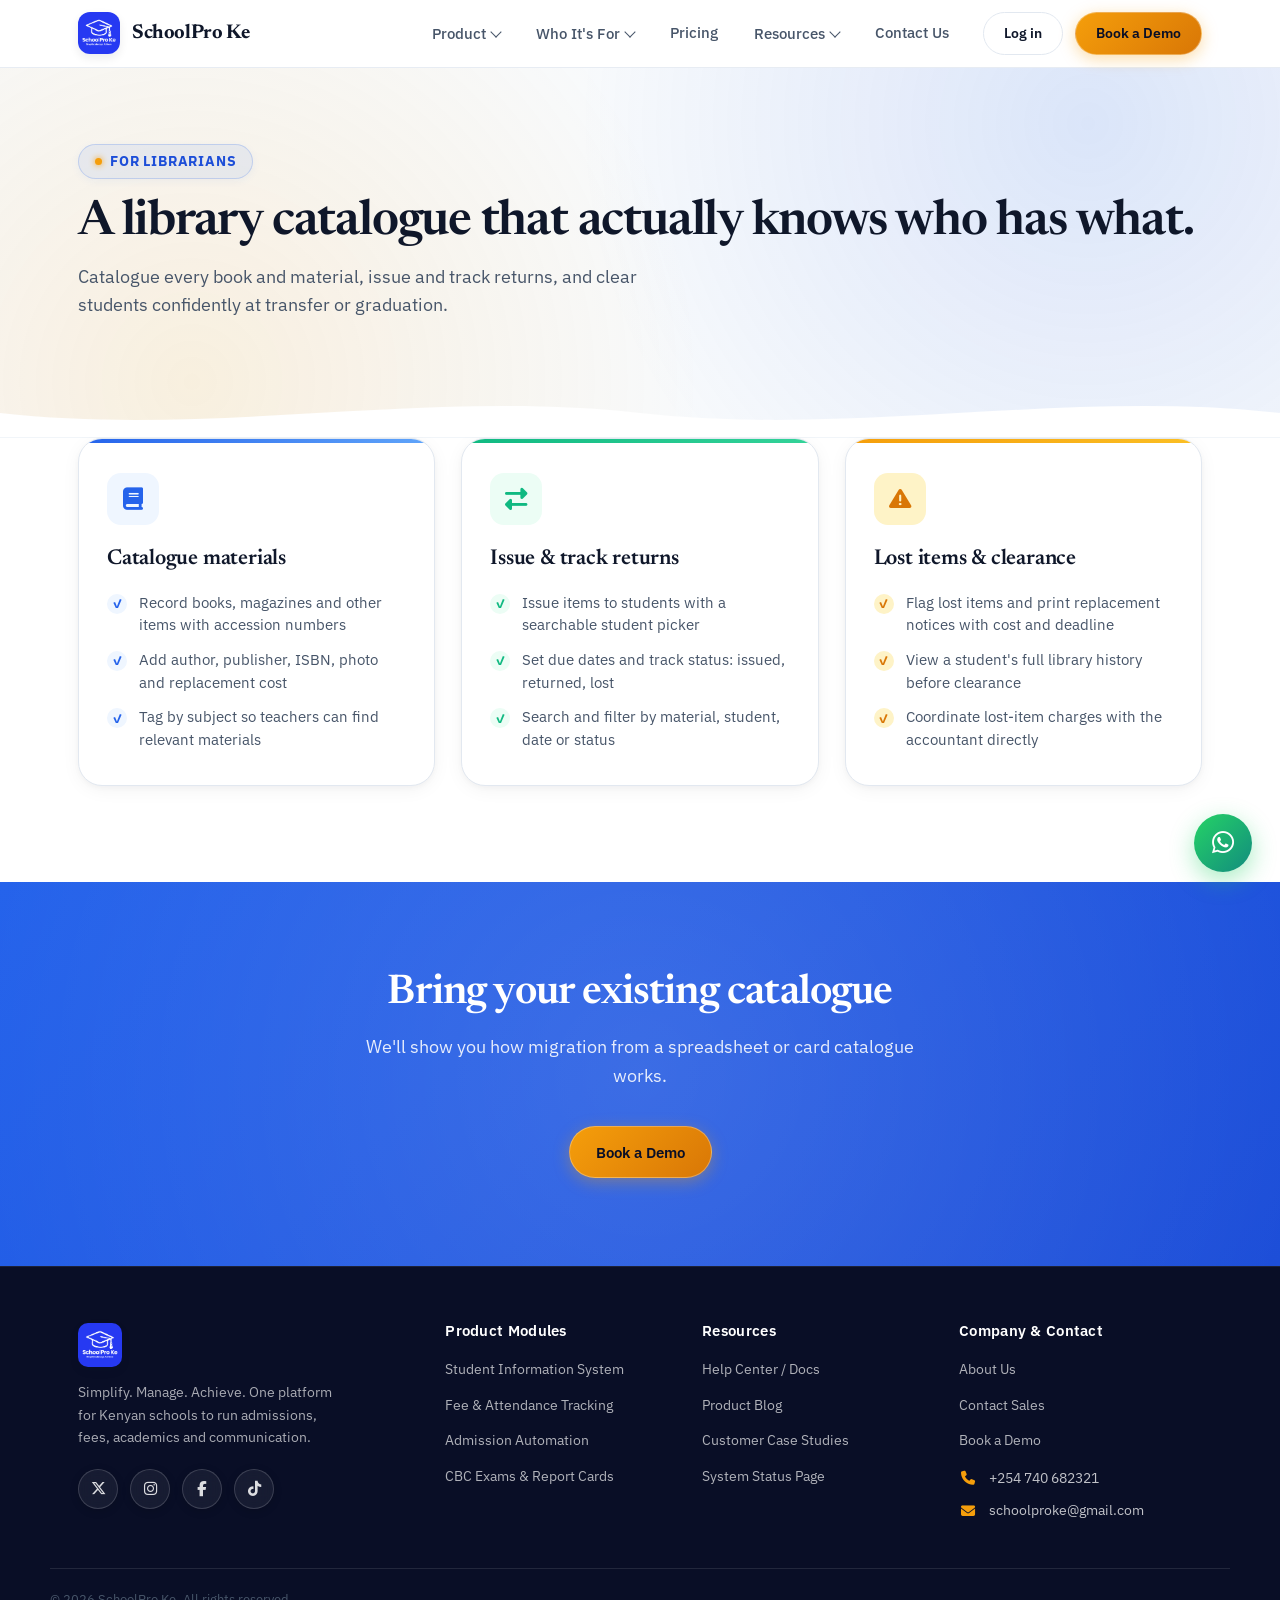
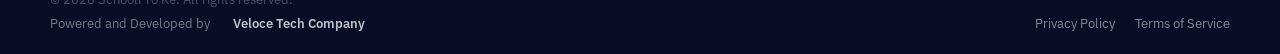
<file: for-librarians.html>
<!DOCTYPE html>
<html lang="en">
<head>
<meta charset="UTF-8">
<meta name="viewport" content="width=device-width, initial-scale=1.0, viewport-fit=cover">
<title>For Librarians · SchoolPro Ke</title>
<meta name="description" content="How SchoolPro Ke supports school librarians — cataloguing, issuing, tracking returns and lost-item notices.">
<link rel="icon" type="image/png" href="assets/logo.png">
<link rel="stylesheet" href="https://cdnjs.cloudflare.com/ajax/libs/font-awesome/6.5.1/css/all.min.css">
<link rel="stylesheet" href="style.css">
</head>
<body>
<header class="header">
  <div class="navbar">
    <a href="index.html" class="logo-link">
      <img src="assets/logo.png" alt="SchoolPro Ke logo">
      <span class="logo-wordmark">SchoolPro Ke</span>
    </a>
    <div class="nav-menu-wrap" id="navMenu">
      <ul class="nav-links">
        <li class="has-dropdown">
          <button class="nav-top-link" type="button">Product <span class="chevron"></span></button>
          <div class="dropdown">
            <div class="dropdown-group">
              <span class="dropdown-label">Core SIS</span>
              <a class="dropdown-item" href="index.html#core-sis">Student Information System<span class="item-sub">Enrolment, records, streams &amp; status</span></a>
              <a class="dropdown-item" href="index.html#core-sis">Attendance &amp; Timetabling<span class="item-sub">Daily attendance, conflict-free timetables</span></a>
            </div>
            <div class="dropdown-group">
              <span class="dropdown-label">Fee Management</span>
              <a class="dropdown-item" href="index.html#fee-management">Fee Collection &amp; M-Pesa<span class="item-sub">Payments, structures, notices &amp; SMS</span></a>
              <a class="dropdown-item" href="index.html#fee-management">Fee Analytics<span class="item-sub">Expected vs. collected, arrears</span></a>
            </div>
            <div class="dropdown-group">
              <span class="dropdown-label">Parent App</span>
              <a class="dropdown-item" href="index.html#communication">Parent Portal<span class="item-sub">Report cards, statements, attendance</span></a>
              <a class="dropdown-item" href="index.html#communication">Announcements &amp; SMS<span class="item-sub">Approved updates to guardians</span></a>
            </div>
          </div>
        </li>
        <li class="has-dropdown">
          <button class="nav-top-link" type="button">Who It's For <span class="chevron"></span></button>
          <div class="dropdown">
            <a class="dropdown-item" href="for-roles.html?role=principals">For Principals<span class="item-sub">A school-wide dashboard, every approval in one place</span></a>
            <a class="dropdown-item" href="for-roles.html?role=teachers">For Teachers<span class="item-sub">Class and subject-teacher workspaces</span></a>
            <a class="dropdown-item" href="for-roles.html?role=parents">For Parents<span class="item-sub">Each child's fees, learning and school life</span></a>
            <a class="dropdown-item" href="for-registrars-accountants.html">For Registrars<span class="item-sub">Admissions, staff accounts and timetables</span></a>
            <a class="dropdown-item" href="for-roles.html?role=accountants">For Accountants<span class="item-sub">Fees, notices and collection insights</span></a>
            <a class="dropdown-item" href="for-librarians.html">For Librarians<span class="item-sub">Catalogue, issue, track returns</span></a>
          </div>
        </li>
        <li><a href="pricing.html">Pricing</a></li>
        <li class="has-dropdown">
          <button class="nav-top-link" type="button">Resources <span class="chevron"></span></button>
          <div class="dropdown">
            <a class="dropdown-item" href="resources.html#help-center">Help Center / Docs</a>
            <a class="dropdown-item" href="resources.html#blog">Product Blog</a>
            <a class="dropdown-item" href="resources.html#case-studies">Customer Case Studies</a>
            <a class="dropdown-item" href="resources.html#status">System Status</a>
          </div>
        </li>
        <li><a href="contact.html">Contact Us</a></li>
      </ul>
      <div class="nav-right">
        <a href="https://schoolpro-ke-coded-by-44-men-of-veloce-in.base44.app/" target="_blank" rel="noopener noreferrer" class="btn btn-ghost btn-small">Log in</a>
        <a href="contact.html" class="btn btn-primary btn-small">Book a Demo</a>
      </div>
    </div>
    <button class="hamburger" id="hamburger" aria-label="Toggle menu"><span class="bar"></span><span class="bar"></span><span class="bar"></span></button>
  </div>
</header>

<section class="page-hero">
  <div class="container">
    <span class="eyebrow">For Librarians</span>
    <h1>A library catalogue that actually knows who has what.</h1>
    <p>Catalogue every book and material, issue and track returns, and clear students confidently at transfer or graduation.</p>
  </div>
  <div class="wave-divider"><svg viewBox="0 0 1200 60" preserveAspectRatio="none"><path d="M0,30 C200,60 400,0 600,30 C800,60 1000,0 1200,30 L1200,60 L0,60 Z" fill="#FFFFFF"></path></svg></div>
</section>

<section class="section" style="padding-top:0;">
  <div class="container">
    <div class="pillars-grid">
      <div class="pillar-card p1">
        <div class="pillar-icon"><i class="fas fa-book"></i></div>
        <h3>Catalogue materials</h3>
        <ul>
          <li>Record books, magazines and other items with accession numbers</li>
          <li>Add author, publisher, ISBN, photo and replacement cost</li>
          <li>Tag by subject so teachers can find relevant materials</li>
        </ul>
      </div>
      <div class="pillar-card p2">
        <div class="pillar-icon"><i class="fas fa-right-left"></i></div>
        <h3>Issue &amp; track returns</h3>
        <ul>
          <li>Issue items to students with a searchable student picker</li>
          <li>Set due dates and track status: issued, returned, lost</li>
          <li>Search and filter by material, student, date or status</li>
        </ul>
      </div>
      <div class="pillar-card p3">
        <div class="pillar-icon"><i class="fas fa-triangle-exclamation"></i></div>
        <h3>Lost items &amp; clearance</h3>
        <ul>
          <li>Flag lost items and print replacement notices with cost and deadline</li>
          <li>View a student's full library history before clearance</li>
          <li>Coordinate lost-item charges with the accountant directly</li>
        </ul>
      </div>
    </div>
  </div>
</section>

<section class="closer">
  <div class="container">
    <h2>Bring your existing catalogue</h2>
    <p>We'll show you how migration from a spreadsheet or card catalogue works.</p>
    <div class="closer-actions">
      <a href="contact.html" class="btn btn-primary">Book a Demo</a>
    </div>
  </div>
</section>

<footer class="footer">
  <div class="container footer-top">
    <div class="footer-grid">
      <div class="footer-col">
        <a href="index.html" class="logo-link">
          <img src="assets/logo.png" alt="SchoolPro Ke logo" style="height:44px;width:44px;border-radius:10px;">
        </a>
        <p class="footer-brand-desc">Simplify. Manage. Achieve. One platform for Kenyan schools to run admissions, fees, academics and communication.</p>
                <div class="social-row">
          <a href="https://x.com/SchoolProKe" target="_blank" rel="noopener noreferrer" aria-label="X (Twitter)"><i class="fab fa-x-twitter"></i></a>
          <a href="https://www.instagram.com/schoolpro_ke/" target="_blank" rel="noopener noreferrer" aria-label="Instagram"><i class="fab fa-instagram"></i></a>
          <a href="https://www.facebook.com/profile.php?id=61594806435156" target="_blank" rel="noopener noreferrer" aria-label="Facebook"><i class="fab fa-facebook-f"></i></a>
          <a href="https://www.tiktok.com/@schoolpro_ke?lang=en" target="_blank" rel="noopener noreferrer" aria-label="TikTok"><i class="fab fa-tiktok"></i></a>
        </div>
      </div>
      <div class="footer-col">
        <h4>Product Modules</h4>
        <ul class="footer-links">
          <li><a href="index.html#core-sis">Student Information System</a></li>
          <li><a href="index.html#fee-management">Fee &amp; Attendance Tracking</a></li>
          <li><a href="index.html#core-sis">Admission Automation</a></li>
          <li><a href="index.html#core-sis">CBC Exams &amp; Report Cards</a></li>
        </ul>
      </div>
      <div class="footer-col">
        <h4>Resources</h4>
        <ul class="footer-links">
          <li><a href="resources.html#help-center">Help Center / Docs</a></li>
          <li><a href="resources.html#blog">Product Blog</a></li>
          <li><a href="resources.html#case-studies">Customer Case Studies</a></li>
          <li><a href="resources.html#status">System Status Page</a></li>
        </ul>
      </div>
      <div class="footer-col">
        <h4>Company &amp; Contact</h4>
        <ul class="footer-links">
          <li><a href="contact.html">About Us</a></li>
          <li><a href="contact.html">Contact Sales</a></li>
          <li><a href="contact.html">Book a Demo</a></li>
        </ul>
        <div class="footer-contact-item" style="margin-top:14px;"><i class="fas fa-phone"></i><a href="tel:+254740682321">+254 740 682321</a></div>
        <div class="footer-contact-item"><i class="fas fa-envelope"></i><a href="mailto:schoolproke@gmail.com">schoolproke@gmail.com</a></div>
      </div>
    </div>
  </div>
  <div class="container footer-bottom">
    <div class="footer-bottom-left">
      <p>© 2026 SchoolPro Ke. All rights reserved.</p>
      <p class="powered-by">Powered and Developed by <a href="https://velocetechcompany.com/" target="_blank" rel="noopener noreferrer">Veloce Tech Company</a></p>
    </div>
    <div>
      <a href="privacy-policy.html">Privacy Policy</a>
      <a href="terms.html">Terms of Service</a>
    </div>
  </div>
</footer>

<a href="https://wa.me/254740682321?text=Hello%20SchoolPro%20Ke%2C%20I%20have%20a%20question."
   class="whatsapp-float" target="_blank" rel="noopener noreferrer" aria-label="Chat on WhatsApp"><i class="fab fa-whatsapp"></i></a>

<script src="script.js"></script>
</body>
</html>
</file>
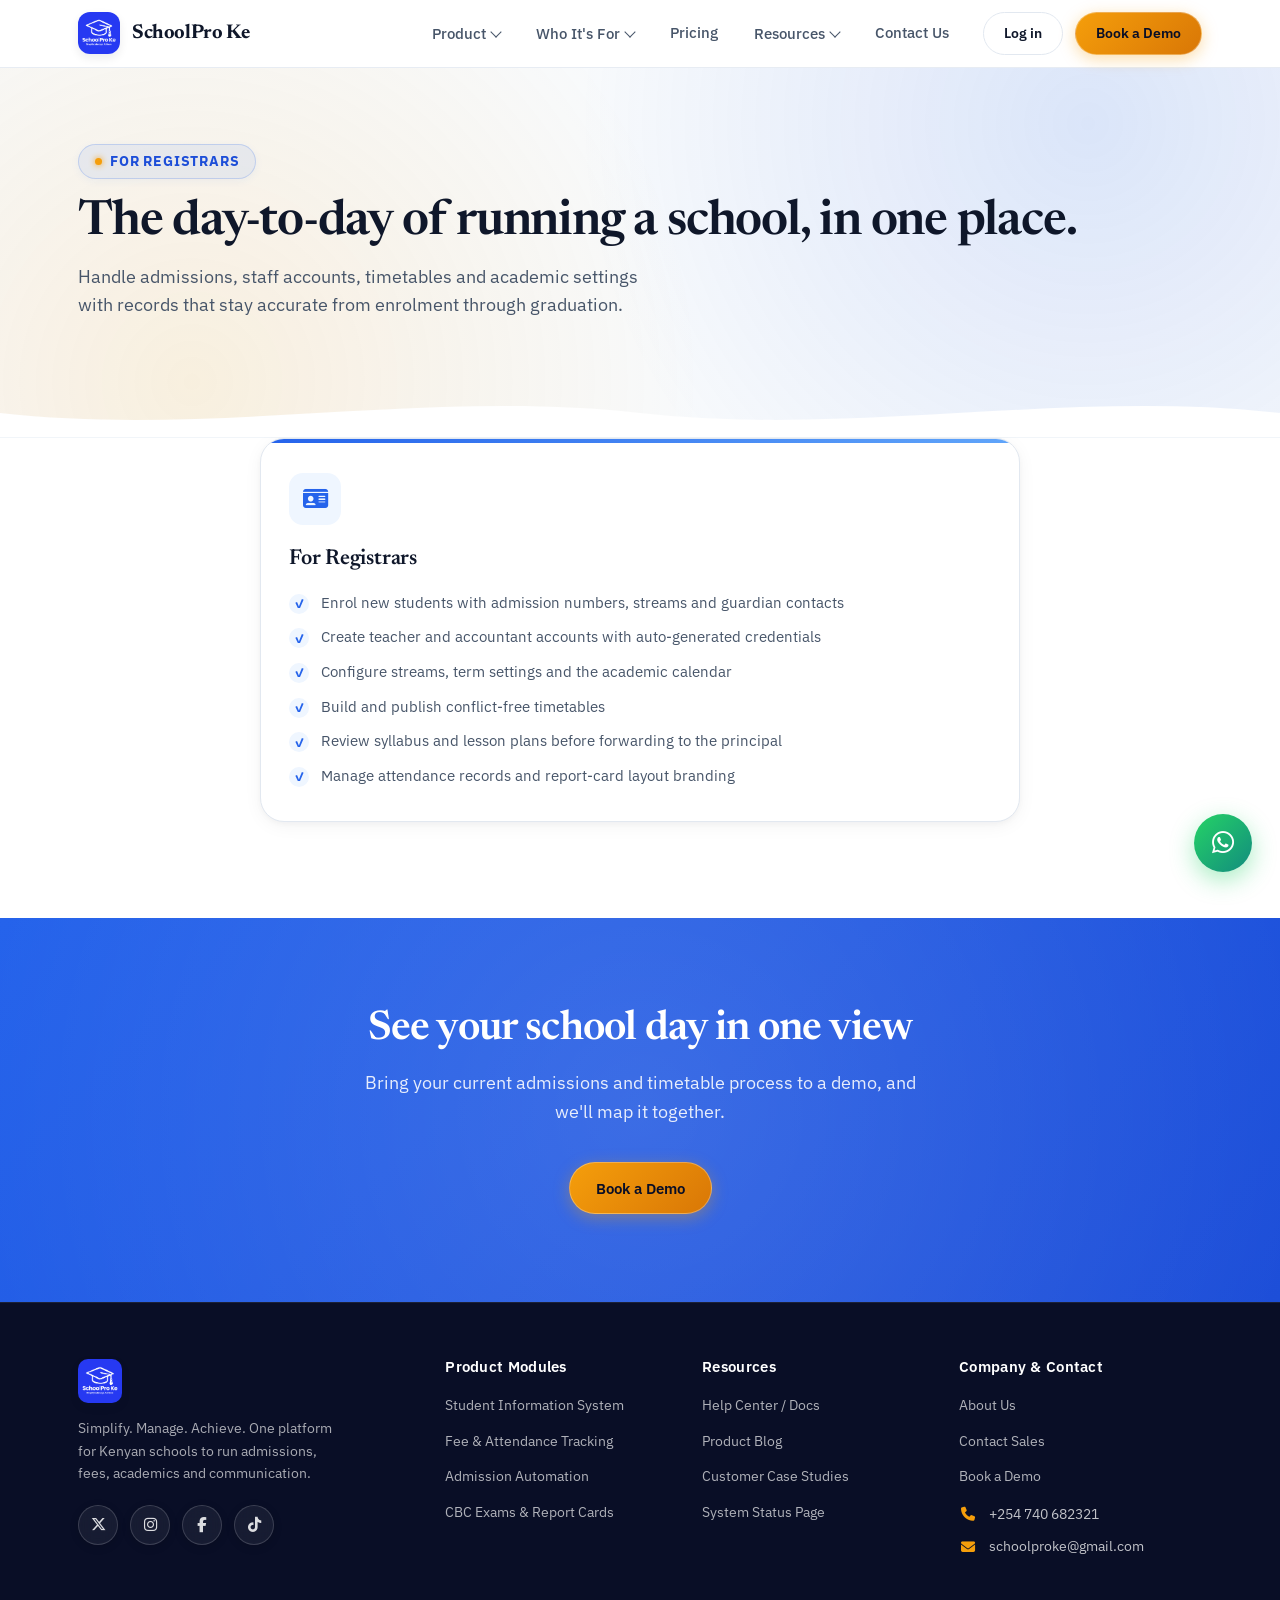
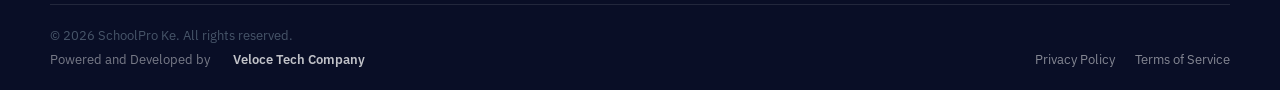
<file: for-registrars-accountants.html>
<!DOCTYPE html>
<html lang="en">
<head>
<meta charset="UTF-8">
<meta name="viewport" content="width=device-width, initial-scale=1.0, viewport-fit=cover">
<title>For Registrars & Accountants · SchoolPro Ke</title>
<meta name="description" content="How SchoolPro Ke supports school registrars and accountants — admissions, staff accounts, fee structures and collection.">
<link rel="icon" type="image/png" href="assets/logo.png">
<link rel="stylesheet" href="https://cdnjs.cloudflare.com/ajax/libs/font-awesome/6.5.1/css/all.min.css">
<link rel="stylesheet" href="style.css">
</head>
<body class="registrar-page">
<header class="header">
  <div class="navbar">
    <a href="index.html" class="logo-link">
      <img src="assets/logo.png" alt="SchoolPro Ke logo">
      <span class="logo-wordmark">SchoolPro Ke</span>
    </a>
    <div class="nav-menu-wrap" id="navMenu">
      <ul class="nav-links">
        <li class="has-dropdown">
          <button class="nav-top-link" type="button">Product <span class="chevron"></span></button>
          <div class="dropdown">
            <div class="dropdown-group">
              <span class="dropdown-label">Core SIS</span>
              <a class="dropdown-item" href="index.html#core-sis">Student Information System<span class="item-sub">Enrolment, records, streams &amp; status</span></a>
              <a class="dropdown-item" href="index.html#core-sis">Attendance &amp; Timetabling<span class="item-sub">Daily attendance, conflict-free timetables</span></a>
            </div>
            <div class="dropdown-group">
              <span class="dropdown-label">Fee Management</span>
              <a class="dropdown-item" href="index.html#fee-management">Fee Collection &amp; M-Pesa<span class="item-sub">Payments, structures, notices &amp; SMS</span></a>
              <a class="dropdown-item" href="index.html#fee-management">Fee Analytics<span class="item-sub">Expected vs. collected, arrears</span></a>
            </div>
            <div class="dropdown-group">
              <span class="dropdown-label">Parent App</span>
              <a class="dropdown-item" href="index.html#communication">Parent Portal<span class="item-sub">Report cards, statements, attendance</span></a>
              <a class="dropdown-item" href="index.html#communication">Announcements &amp; SMS<span class="item-sub">Approved updates to guardians</span></a>
            </div>
          </div>
        </li>
        <li class="has-dropdown">
          <button class="nav-top-link" type="button">Who It's For <span class="chevron"></span></button>
          <div class="dropdown">
            <a class="dropdown-item" href="for-roles.html?role=principals">For Principals<span class="item-sub">A school-wide dashboard, every approval in one place</span></a>
            <a class="dropdown-item" href="for-roles.html?role=teachers">For Teachers<span class="item-sub">Class and subject-teacher workspaces</span></a>
            <a class="dropdown-item" href="for-roles.html?role=parents">For Parents<span class="item-sub">Each child's fees, learning and school life</span></a>
            <a class="dropdown-item" href="for-registrars-accountants.html">For Registrars<span class="item-sub">Admissions, staff accounts and timetables</span></a>
            <a class="dropdown-item" href="for-roles.html?role=accountants">For Accountants<span class="item-sub">Fees, notices and collection insights</span></a>
            <a class="dropdown-item" href="for-librarians.html">For Librarians<span class="item-sub">Catalogue, issue, track returns</span></a>
          </div>
        </li>
        <li><a href="pricing.html">Pricing</a></li>
        <li class="has-dropdown">
          <button class="nav-top-link" type="button">Resources <span class="chevron"></span></button>
          <div class="dropdown">
            <a class="dropdown-item" href="resources.html#help-center">Help Center / Docs</a>
            <a class="dropdown-item" href="resources.html#blog">Product Blog</a>
            <a class="dropdown-item" href="resources.html#case-studies">Customer Case Studies</a>
            <a class="dropdown-item" href="resources.html#status">System Status</a>
          </div>
        </li>
        <li><a href="contact.html">Contact Us</a></li>
      </ul>
      <div class="nav-right">
        <a href="https://schoolpro-ke-coded-by-44-men-of-veloce-in.base44.app/" target="_blank" rel="noopener noreferrer" class="btn btn-ghost btn-small">Log in</a>
        <a href="contact.html" class="btn btn-primary btn-small">Book a Demo</a>
      </div>
    </div>
    <button class="hamburger" id="hamburger" aria-label="Toggle menu"><span class="bar"></span><span class="bar"></span><span class="bar"></span></button>
  </div>
</header>

<section class="page-hero">
  <div class="container">
    <span class="eyebrow">For Registrars</span>
    <h1>The day-to-day of running a school, in one place.</h1>
    <p>Handle admissions, staff accounts, timetables and academic settings with records that stay accurate from enrolment through graduation.</p>
  </div>
  <div class="wave-divider"><svg viewBox="0 0 1200 60" preserveAspectRatio="none"><path d="M0,30 C200,60 400,0 600,30 C800,60 1000,0 1200,30 L1200,60 L0,60 Z" fill="#FFFFFF"></path></svg></div>
</section>

<section class="section" style="padding-top:0;">
  <div class="container pillars-grid">
    <div class="pillar-card p1">
      <div class="pillar-icon"><i class="fas fa-id-card"></i></div>
      <h3>For Registrars</h3>
      <ul>
        <li>Enrol new students with admission numbers, streams and guardian contacts</li>
        <li>Create teacher and accountant accounts with auto-generated credentials</li>
        <li>Configure streams, term settings and the academic calendar</li>
        <li>Build and publish conflict-free timetables</li>
        <li>Review syllabus and lesson plans before forwarding to the principal</li>
        <li>Manage attendance records and report-card layout branding</li>
      </ul>
    </div>
    <div class="pillar-card p2">
      <div class="pillar-icon"><i class="fas fa-coins"></i></div>
      <h3>For Accountants</h3>
      <ul>
        <li>Record fee payments — cash, M-Pesa or bank — with proof of payment</li>
        <li>Set fee structures per grade, term and year</li>
        <li>View a drill-down fee dashboard: expected, collected, outstanding</li>
        <li>Generate fee notices and SMS balance reminders automatically</li>
        <li>Track collection trends and payment-method analytics</li>
        <li>Keep balances harmonised across statements, notices and report cards</li>
      </ul>
    </div>
  </div>
</section>

<section class="closer">
  <div class="container">
    <h2>See your school day in one view</h2>
    <p>Bring your current admissions and timetable process to a demo, and we'll map it together.</p>
    <div class="closer-actions">
      <a href="contact.html" class="btn btn-primary">Book a Demo</a>
    </div>
  </div>
</section>

<footer class="footer">
  <div class="container footer-top">
    <div class="footer-grid">
      <div class="footer-col">
        <a href="index.html" class="logo-link">
          <img src="assets/logo.png" alt="SchoolPro Ke logo" style="height:44px;width:44px;border-radius:10px;">
        </a>
        <p class="footer-brand-desc">Simplify. Manage. Achieve. One platform for Kenyan schools to run admissions, fees, academics and communication.</p>
                <div class="social-row">
          <a href="https://x.com/SchoolProKe" target="_blank" rel="noopener noreferrer" aria-label="X (Twitter)"><i class="fab fa-x-twitter"></i></a>
          <a href="https://www.instagram.com/schoolpro_ke/" target="_blank" rel="noopener noreferrer" aria-label="Instagram"><i class="fab fa-instagram"></i></a>
          <a href="https://www.facebook.com/profile.php?id=61594806435156" target="_blank" rel="noopener noreferrer" aria-label="Facebook"><i class="fab fa-facebook-f"></i></a>
          <a href="https://www.tiktok.com/@schoolpro_ke?lang=en" target="_blank" rel="noopener noreferrer" aria-label="TikTok"><i class="fab fa-tiktok"></i></a>
        </div>
      </div>
      <div class="footer-col">
        <h4>Product Modules</h4>
        <ul class="footer-links">
          <li><a href="index.html#core-sis">Student Information System</a></li>
          <li><a href="index.html#fee-management">Fee &amp; Attendance Tracking</a></li>
          <li><a href="index.html#core-sis">Admission Automation</a></li>
          <li><a href="index.html#core-sis">CBC Exams &amp; Report Cards</a></li>
        </ul>
      </div>
      <div class="footer-col">
        <h4>Resources</h4>
        <ul class="footer-links">
          <li><a href="resources.html#help-center">Help Center / Docs</a></li>
          <li><a href="resources.html#blog">Product Blog</a></li>
          <li><a href="resources.html#case-studies">Customer Case Studies</a></li>
          <li><a href="resources.html#status">System Status Page</a></li>
        </ul>
      </div>
      <div class="footer-col">
        <h4>Company &amp; Contact</h4>
        <ul class="footer-links">
          <li><a href="contact.html">About Us</a></li>
          <li><a href="contact.html">Contact Sales</a></li>
          <li><a href="contact.html">Book a Demo</a></li>
        </ul>
        <div class="footer-contact-item" style="margin-top:14px;"><i class="fas fa-phone"></i><a href="tel:+254740682321">+254 740 682321</a></div>
        <div class="footer-contact-item"><i class="fas fa-envelope"></i><a href="mailto:schoolproke@gmail.com">schoolproke@gmail.com</a></div>
      </div>
    </div>
  </div>
  <div class="container footer-bottom">
    <div class="footer-bottom-left">
      <p>© 2026 SchoolPro Ke. All rights reserved.</p>
      <p class="powered-by">Powered and Developed by <a href="https://velocetechcompany.com/" target="_blank" rel="noopener noreferrer">Veloce Tech Company</a></p>
    </div>
    <div>
      <a href="privacy-policy.html">Privacy Policy</a>
      <a href="terms.html">Terms of Service</a>
    </div>
  </div>
</footer>

<a href="https://wa.me/254740682321?text=Hello%20SchoolPro%20Ke%2C%20I%20have%20a%20question."
   class="whatsapp-float" target="_blank" rel="noopener noreferrer" aria-label="Chat on WhatsApp"><i class="fab fa-whatsapp"></i></a>

<script src="script.js"></script>
</body>
</html>
</file>
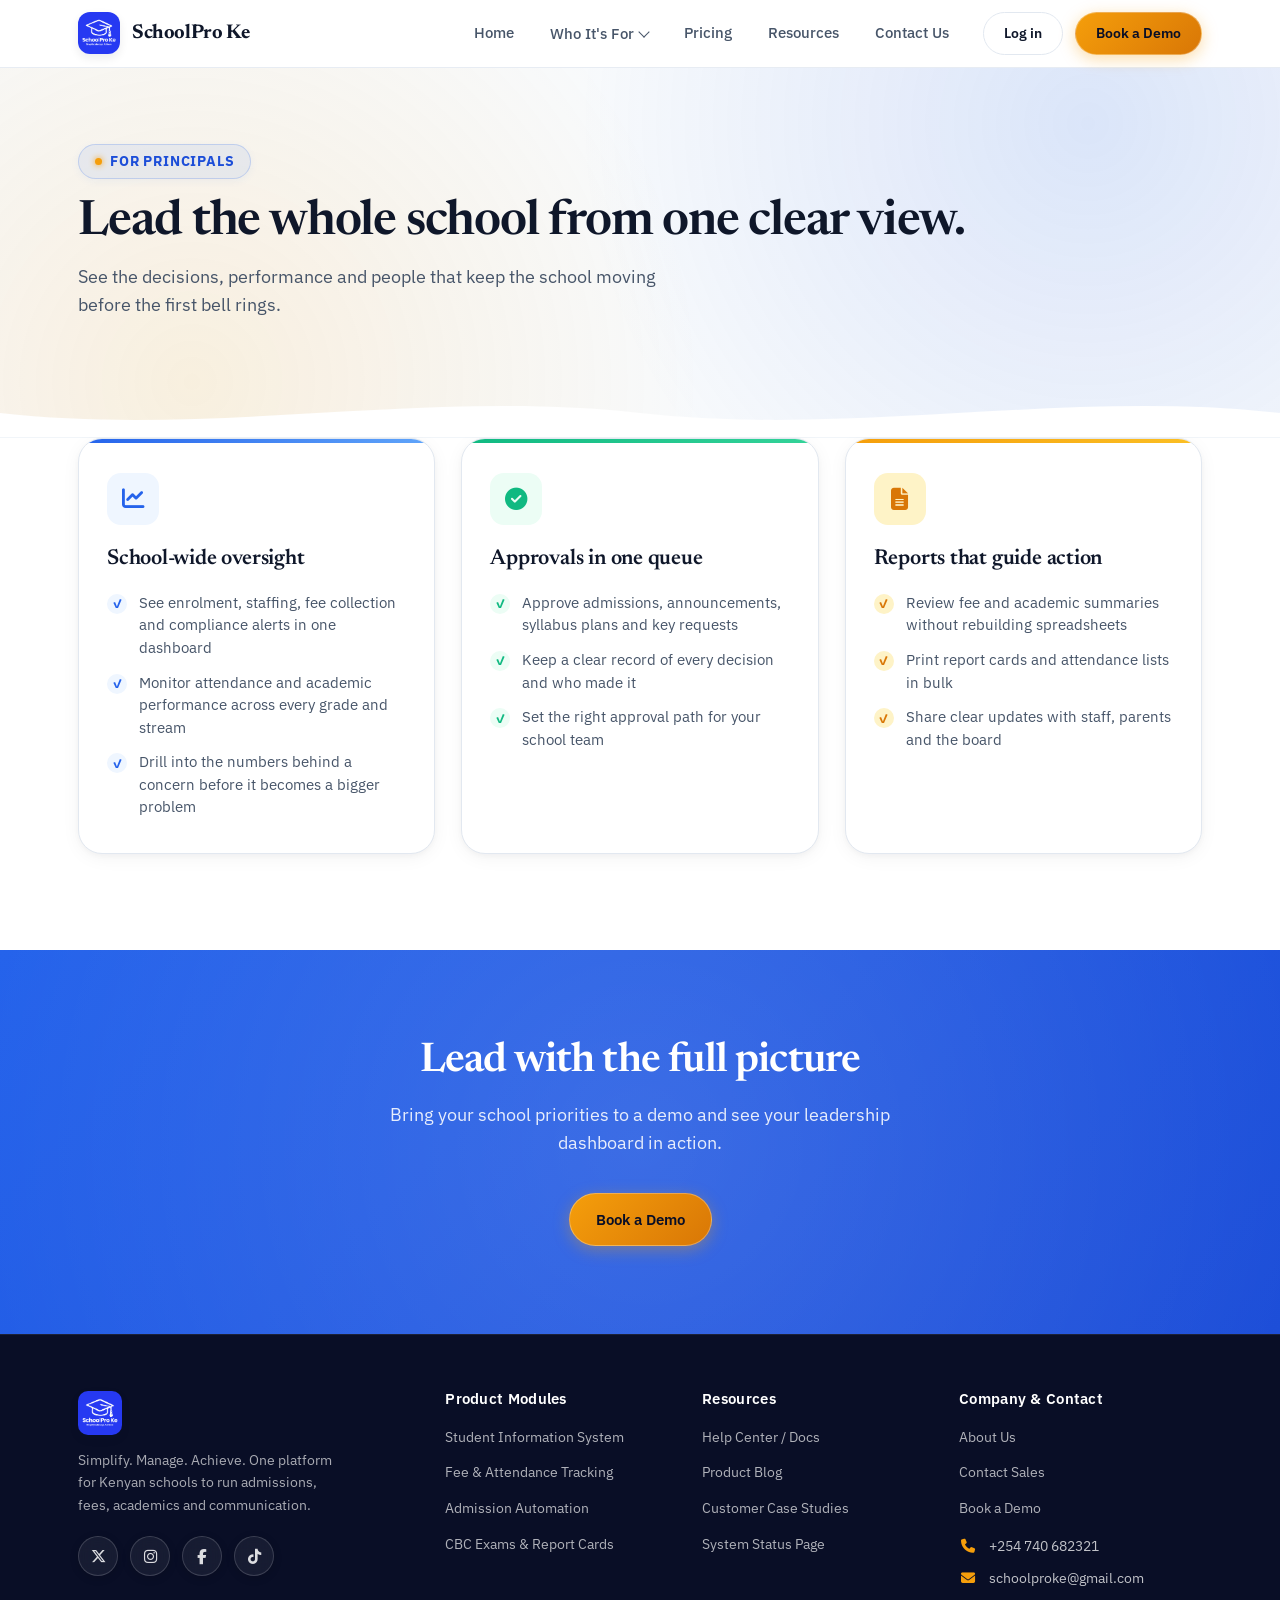
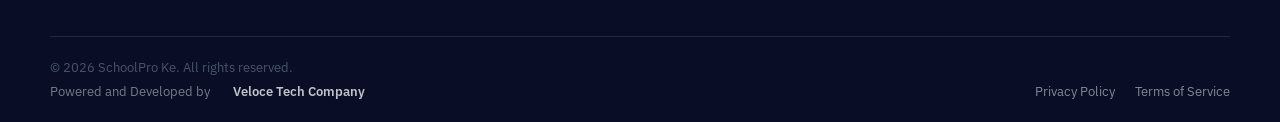
<file: for-roles.html>
<!DOCTYPE html>
<html lang="en">
<head>
<meta charset="UTF-8">
<meta name="viewport" content="width=device-width, initial-scale=1.0, viewport-fit=cover">
<title>SchoolPro Ke</title>
<meta name="description" content="How SchoolPro Ke supports every role in a school.">
<link rel="icon" type="image/png" href="assets/logo.png">
<link rel="stylesheet" href="https://cdnjs.cloudflare.com/ajax/libs/font-awesome/6.5.1/css/all.min.css">
<link rel="stylesheet" href="style.css">
</head>
<body>
<header class="header">
  <div class="navbar">
    <a href="index.html" class="logo-link"><img src="assets/logo.png" alt="SchoolPro Ke logo"><span class="logo-wordmark">SchoolPro Ke</span></a>
    <div class="nav-menu-wrap" id="navMenu">
      <ul class="nav-links">
        <li><a href="index.html">Home</a></li>
        <li class="has-dropdown">
          <button class="nav-top-link" type="button">Who It's For <span class="chevron"></span></button>
          <div class="dropdown">
            <a class="dropdown-item" href="for-roles.html?role=principals">For Principals<span class="item-sub">Leadership, approvals and school-wide insight</span></a>
            <a class="dropdown-item" href="for-roles.html?role=teachers">For Teachers<span class="item-sub">Class and subject-teacher workspaces</span></a>
            <a class="dropdown-item" href="for-roles.html?role=parents">For Parents<span class="item-sub">Your child's learning, fees and school life</span></a>
            <a class="dropdown-item" href="for-registrars-accountants.html">For Registrars<span class="item-sub">Admissions, staff accounts and timetables</span></a>
            <a class="dropdown-item" href="for-roles.html?role=accountants">For Accountants<span class="item-sub">Fees, notices and collection insights</span></a>
            <a class="dropdown-item" href="for-librarians.html">For Librarians<span class="item-sub">Catalogue, issue and track returns</span></a>
          </div>
        </li>
        <li><a href="pricing.html">Pricing</a></li>
        <li><a href="resources.html">Resources</a></li>
        <li><a href="contact.html">Contact Us</a></li>
      </ul>
      <div class="nav-right"><a href="https://schoolpro-ke-coded-by-44-men-of-veloce-in.base44.app/" target="_blank" rel="noopener noreferrer" class="btn btn-ghost btn-small">Log in</a><a href="contact.html" class="btn btn-primary btn-small">Book a Demo</a></div>
    </div>
    <button class="hamburger" id="hamburger" aria-label="Toggle menu"><span class="bar"></span><span class="bar"></span><span class="bar"></span></button>
  </div>
</header>

<section class="page-hero">
  <div class="container">
    <span class="eyebrow" id="role-label">For Principals</span>
    <h1 id="role-title">Lead the whole school from one clear view.</h1>
    <p id="role-description">Stay close to the decisions, performance and people that keep the school moving.</p>
  </div>
  <div class="wave-divider"><svg viewBox="0 0 1200 60" preserveAspectRatio="none" aria-hidden="true"><path d="M0,30 C200,60 400,0 600,30 C800,60 1000,0 1200,30 L1200,60 L0,60 Z" fill="#FFFFFF"></path></svg></div>
</section>

<section class="section" style="padding-top:0;"><div class="container"><div class="pillars-grid" id="role-cards"></div></div></section>

<section class="closer"><div class="container"><h2 id="closer-title">See it with your school data</h2><p id="closer-text">Book a demo and we will show you the workflow for your role.</p><div class="closer-actions"><a href="contact.html" class="btn btn-primary">Book a Demo</a></div></div></section>

<footer class="footer"><div class="container footer-top"><div class="footer-grid"><div class="footer-col"><a href="index.html" class="logo-link"><img src="assets/logo.png" alt="SchoolPro Ke logo" style="height:44px;width:44px;border-radius:10px;"></a><p class="footer-brand-desc">Simplify. Manage. Achieve. One platform for Kenyan schools to run admissions, fees, academics and communication.</p></div><div class="footer-col"><h4>Product Modules</h4><ul class="footer-links"><li><a href="index.html#core-sis">Student Information System</a></li><li><a href="index.html#fee-management">Fee &amp; Attendance Tracking</a></li><li><a href="index.html#core-sis">CBC Exams &amp; Report Cards</a></li></ul></div><div class="footer-col"><h4>Resources</h4><ul class="footer-links"><li><a href="resources.html#help-center">Help Center / Docs</a></li><li><a href="resources.html#blog">Product Blog</a></li><li><a href="resources.html#case-studies">Customer Case Studies</a></li></ul></div><div class="footer-col"><h4>Company &amp; Contact</h4><ul class="footer-links"><li><a href="contact.html">Contact Sales</a></li><li><a href="contact.html">Book a Demo</a></li></ul><div class="footer-contact-item" style="margin-top:14px;"><i class="fas fa-phone"></i><a href="tel:+254740682321">+254 740 682321</a></div></div></div></div><div class="container footer-bottom"><div class="footer-bottom-left"><p>&copy; 2026 SchoolPro Ke. All rights reserved.</p></div><div><a href="privacy-policy.html">Privacy Policy</a><a href="terms.html">Terms of Service</a></div></div></footer>

<script>
  const roleData = {
    principals: {
      label: 'For Principals', title: 'Lead the whole school from one clear view.',
      description: 'See the decisions, performance and people that keep the school moving before the first bell rings.',
      closerTitle: 'Lead with the full picture', closerText: 'Bring your school priorities to a demo and see your leadership dashboard in action.',
      cards: [
        ['fa-chart-line', 'School-wide oversight', ['See enrolment, staffing, fee collection and compliance alerts in one dashboard', 'Monitor attendance and academic performance across every grade and stream', 'Drill into the numbers behind a concern before it becomes a bigger problem']],
        ['fa-circle-check', 'Approvals in one queue', ['Approve admissions, announcements, syllabus plans and key requests', 'Keep a clear record of every decision and who made it', 'Set the right approval path for your school team']],
        ['fa-file-lines', 'Reports that guide action', ['Review fee and academic summaries without rebuilding spreadsheets', 'Print report cards and attendance lists in bulk', 'Share clear updates with staff, parents and the board']] ]
    },
    teachers: {
      label: 'For Teachers', title: 'Two teacher workspaces, each focused on the learners you teach.',
      description: 'Class Teachers manage their homeroom. Subject Teachers manage only their assigned subjects and learners.',
      closerTitle: 'Give every teacher a focused workspace', closerText: 'See how SchoolPro Ke keeps teaching work organised without giving staff access to information they do not need.',
      cards: [
        ['fa-users', 'For Class Teachers', ['Manage the assigned homeroom or stream and its student list', 'Take daily attendance: present, absent, late or excused', 'View class-level performance, notices, clubs and learner support information']],
        ['fa-book-open', 'For Subject Teachers', ['Access only the subjects, grades, streams and students assigned to you', 'Enter CBC marks and assessment results for your subject', 'Prepare lesson plans and track subject performance without seeing unrelated classes']],
        ['fa-calendar-check', 'Teaching work, in one place', ['View your timetable and assigned classes', 'Share learning updates with the registrar and principal', 'Keep marks ready for approved report cards']] ]
    },
    parents: {
      label: 'For Parents', title: 'Everything about your child&apos;s school life, without a call to the office.',
      description: 'A parent sees only their own child or children &mdash; never another learner&apos;s information.',
      closerTitle: 'Give parents clarity, not more paperwork', closerText: 'See a parent portal that answers everyday questions while keeping each learner&apos;s data private.',
      cards: [
        ['fa-user-graduate', 'Your child&apos;s profile', ['View each linked child&apos;s profile, class and academic performance', 'See class attendance and follow up early when attendance changes', 'View clubs and societies your child belongs to']],
        ['fa-receipt', 'Fees and statements', ['Check fee balances and payment history for each child', 'Download fee statements and use the correct payment reference', 'Receive balance reminders and school-approved notices']],
        ['fa-book', 'Learning and school resources', ['View report cards, assigned holiday work and teacher updates', 'See books and other reading materials assigned by the school', 'Switch securely between your own children without access to any other student']] ]
    },
    accountants: {
      label: 'For Accountants', title: 'Fee collection with every shilling accounted for.',
      description: 'Run payments, fee structures and parent notices from one financial record that stays in sync everywhere.',
      closerTitle: 'See it with your fee structure', closerText: 'Bring a real term&apos;s fee process to a demo and we will map it together.',
      cards: [
        ['fa-money-bill-wave', 'Collect and confirm payments', ['Record cash, M-Pesa and bank payments with proof of payment', 'Search a family or learner before posting a payment', 'Keep one current balance across statements and reports']],
        ['fa-sliders', 'Set the right fee structure', ['Set fees by grade, term and academic year', 'Apply approved charges, discounts and payment arrangements', 'Generate accurate notices without recreating a spreadsheet']],
        ['fa-chart-pie', 'Collection insight', ['View expected, collected and outstanding balances at a glance', 'Track payment-method trends and arrears by grade', 'Send fee notices and SMS balance reminders automatically']] ]
    }
  };
  const selectedRole = new URLSearchParams(window.location.search).get('role');
  const role = roleData[selectedRole] || roleData.principals;
  document.title = role.label.replace(/&[^;]+;/g, '') + ' | SchoolPro Ke';
  document.getElementById('role-label').textContent = role.label;
  document.getElementById('role-title').innerHTML = role.title;
  document.getElementById('role-description').innerHTML = role.description;
  document.getElementById('closer-title').innerHTML = role.closerTitle;
  document.getElementById('closer-text').innerHTML = role.closerText;
  document.getElementById('role-cards').innerHTML = role.cards.map((card, index) => `<div class="pillar-card p${index + 1}"><div class="pillar-icon"><i class="fas ${card[0]}"></i></div><h3>${card[1]}</h3><ul>${card[2].map(item => `<li>${item}</li>`).join('')}</ul></div>`).join('');
</script>
<script src="script.js"></script>
</body>
</html>
</file>
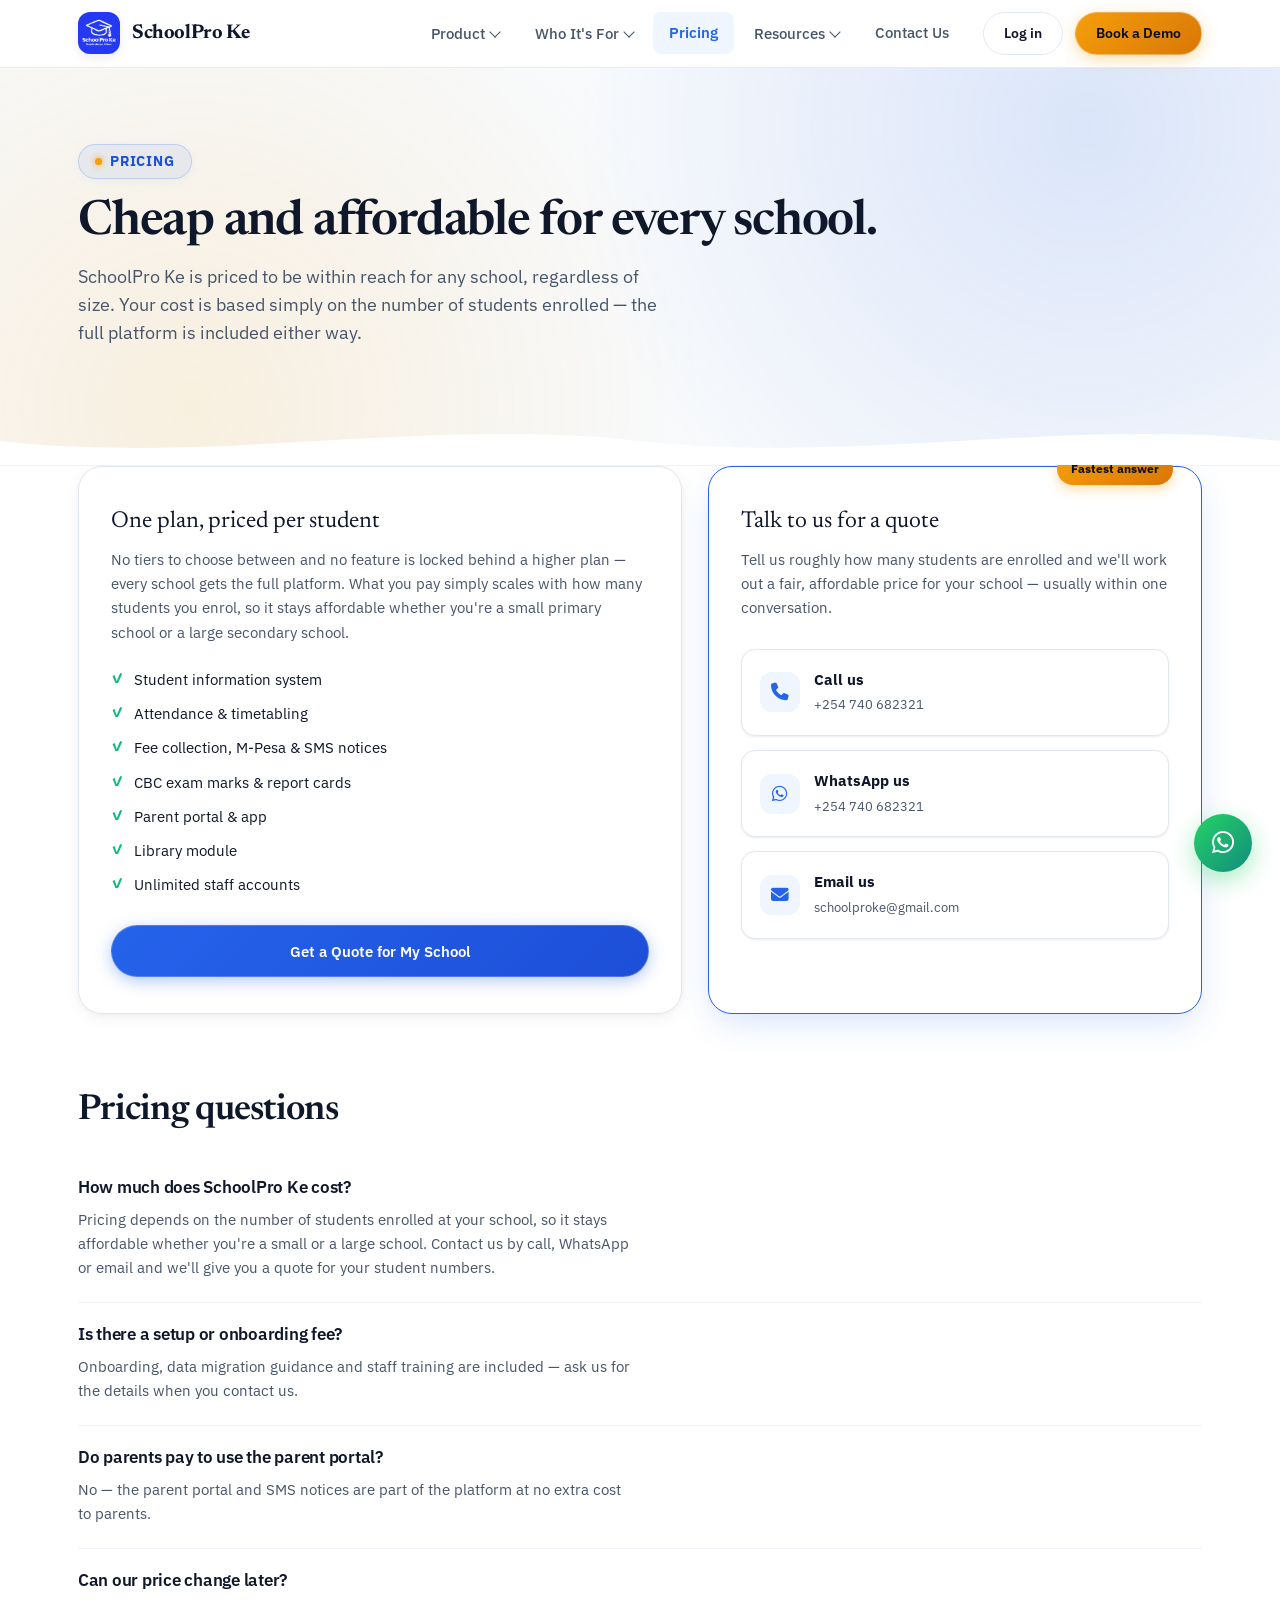
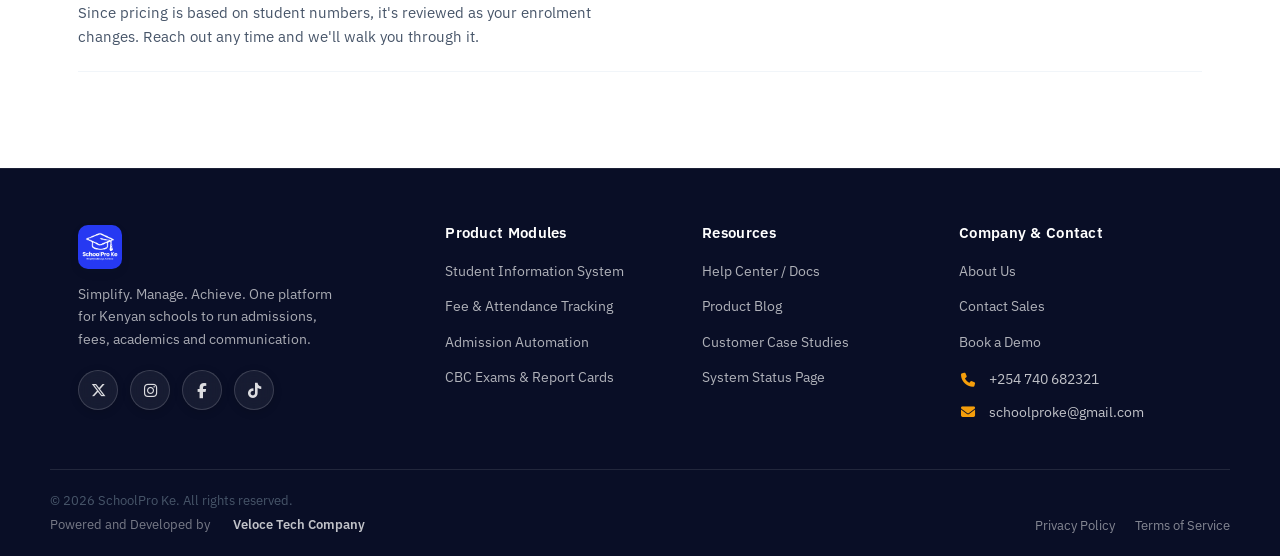
<file: pricing.html>
<!DOCTYPE html>
<html lang="en">
<head>
<meta charset="UTF-8">
<meta name="viewport" content="width=device-width, initial-scale=1.0, viewport-fit=cover">
<title>Pricing · SchoolPro Ke</title>
<meta name="description" content="SchoolPro Ke is priced to be affordable for every school, based on the number of students enrolled. Contact us by call, WhatsApp or email for a quote.">
<link rel="canonical" href="https://schoolproke.co.ke/pricing.html">
<link rel="icon" type="image/png" href="assets/logo.png">
<link rel="stylesheet" href="https://cdnjs.cloudflare.com/ajax/libs/font-awesome/6.5.1/css/all.min.css">
<link rel="stylesheet" href="style.css">
</head>
<body>

<header class="header">
  <div class="navbar">
    <a href="index.html" class="logo-link">
      <img src="assets/logo.png" alt="SchoolPro Ke logo">
      <span class="logo-wordmark">SchoolPro Ke</span>
    </a>
    <div class="nav-menu-wrap" id="navMenu">
      <ul class="nav-links">
        <li class="has-dropdown">
          <button class="nav-top-link" type="button">Product <span class="chevron"></span></button>
          <div class="dropdown">
            <div class="dropdown-group">
              <span class="dropdown-label">Core SIS</span>
              <a class="dropdown-item" href="index.html#core-sis">Student Information System<span class="item-sub">Enrolment, records, streams &amp; status</span></a>
              <a class="dropdown-item" href="index.html#core-sis">Attendance &amp; Timetabling<span class="item-sub">Daily attendance, conflict-free timetables</span></a>
            </div>
            <div class="dropdown-group">
              <span class="dropdown-label">Fee Management</span>
              <a class="dropdown-item" href="index.html#fee-management">Fee Collection &amp; M-Pesa<span class="item-sub">Payments, structures, notices &amp; SMS</span></a>
              <a class="dropdown-item" href="index.html#fee-management">Fee Analytics<span class="item-sub">Expected vs. collected, arrears</span></a>
            </div>
            <div class="dropdown-group">
              <span class="dropdown-label">Parent App</span>
              <a class="dropdown-item" href="index.html#communication">Parent Portal<span class="item-sub">Report cards, statements, attendance</span></a>
              <a class="dropdown-item" href="index.html#communication">Announcements &amp; SMS<span class="item-sub">Approved updates to guardians</span></a>
            </div>
          </div>
        </li>
        <li class="has-dropdown">
          <button class="nav-top-link" type="button">Who It's For <span class="chevron"></span></button>
          <div class="dropdown">
            <a class="dropdown-item" href="index.html#roles?role=principals">For Principals<span class="item-sub">A school-wide dashboard, every approval in one place</span></a>
            <a class="dropdown-item" href="index.html#roles?role=teachers">For Teachers<span class="item-sub">Attendance, CBC marks, syllabus &amp; lesson plans</span></a>
            <a class="dropdown-item" href="index.html#roles?role=parents">For Parents<span class="item-sub">Fees, results and attendance in one place</span></a>
            <a class="dropdown-item" href="for-registrars-accountants.html">For Registrars &amp; Accountants<span class="item-sub">Admissions, staff accounts, fee structures</span></a>
            <a class="dropdown-item" href="for-librarians.html">For Librarians<span class="item-sub">Catalogue, issue, track returns</span></a>
          </div>
        </li>
        <li><a href="pricing.html" class="active">Pricing</a></li>
        <li class="has-dropdown">
          <button class="nav-top-link" type="button">Resources <span class="chevron"></span></button>
          <div class="dropdown">
            <a class="dropdown-item" href="resources.html#help-center">Help Center / Docs</a>
            <a class="dropdown-item" href="resources.html#blog">Product Blog</a>
            <a class="dropdown-item" href="resources.html#case-studies">Customer Case Studies</a>
            <a class="dropdown-item" href="resources.html#status">System Status</a>
          </div>
        </li>
        <li><a href="contact.html">Contact Us</a></li>
      </ul>
      <div class="nav-right">
        <a href="https://schoolpro-ke-coded-by-44-men-of-veloce-in.base44.app/" target="_blank" rel="noopener noreferrer" class="btn btn-ghost btn-small">Log in</a>
        <a href="contact.html" class="btn btn-primary btn-small">Book a Demo</a>
      </div>
    </div>
    <button class="hamburger" id="hamburger" aria-label="Toggle menu"><span class="bar"></span><span class="bar"></span><span class="bar"></span></button>
  </div>
</header>

<section class="page-hero">
  <div class="container">
    <span class="eyebrow">Pricing</span>
    <h1>Cheap and affordable for every school.</h1>
    <p>SchoolPro Ke is priced to be within reach for any school, regardless of size. Your cost is based simply on the number of students enrolled — the full platform is included either way.</p>
  </div>
  <div class="wave-divider"><svg viewBox="0 0 1200 60" preserveAspectRatio="none"><path d="M0,30 C200,60 400,0 600,30 C800,60 1000,0 1200,30 L1200,60 L0,60 Z" fill="#FFFFFF"></path></svg></div>
</section>

<section class="section" style="padding-top:0;">
  <div class="container">
    <div class="pricing-grid pricing-grid-2col">

      <div class="price-card">
        <div class="plan-name">One plan, priced per student</div>
        <p class="plan-desc">No tiers to choose between and no feature is locked behind a higher plan — every school gets the full platform. What you pay simply scales with how many students you enrol, so it stays affordable whether you're a small primary school or a large secondary school.</p>
        <ul>
          <li>Student information system</li>
          <li>Attendance &amp; timetabling</li>
          <li>Fee collection, M-Pesa &amp; SMS notices</li>
          <li>CBC exam marks &amp; report cards</li>
          <li>Parent portal &amp; app</li>
          <li>Library module</li>
          <li>Unlimited staff accounts</li>
        </ul>
        <a href="contact.html" class="btn btn-secondary btn-block">Get a Quote for My School</a>
      </div>

      <div class="price-card featured">
        <span class="plan-badge">Fastest answer</span>
        <div class="plan-name">Talk to us for a quote</div>
        <p class="plan-desc">Tell us roughly how many students are enrolled and we'll work out a fair, affordable price for your school — usually within one conversation.</p>
        <div class="contact-shortcuts" style="flex-direction:column; margin-top:4px;">
          <a href="tel:+254740682321" class="shortcut-card" style="color:inherit;">
            <div class="ic"><i class="fas fa-phone"></i></div>
            <div><strong>Call us</strong><span>+254 740 682321</span></div>
          </a>
          <a href="https://wa.me/254740682321?text=Hello%20SchoolPro%20Ke%2C%20I%20would%20like%20a%20pricing%20quote%20for%20my%20school." target="_blank" rel="noopener noreferrer" class="shortcut-card" style="color:inherit;">
            <div class="ic"><i class="fab fa-whatsapp"></i></div>
            <div><strong>WhatsApp us</strong><span>+254 740 682321</span></div>
          </a>
          <a href="mailto:schoolproke@gmail.com" class="shortcut-card" style="color:inherit;">
            <div class="ic"><i class="fas fa-envelope"></i></div>
            <div><strong>Email us</strong><span>schoolproke@gmail.com</span></div>
          </a>
        </div>
      </div>
    </div>

    <div class="pricing-faq">
      <h2 style="margin-bottom:24px;">Pricing questions</h2>
      <div class="faq-item">
        <h4>How much does SchoolPro Ke cost?</h4>
        <p>Pricing depends on the number of students enrolled at your school, so it stays affordable whether you're a small or a large school. Contact us by call, WhatsApp or email and we'll give you a quote for your student numbers.</p>
      </div>
      <div class="faq-item">
        <h4>Is there a setup or onboarding fee?</h4>
        <p>Onboarding, data migration guidance and staff training are included — ask us for the details when you contact us.</p>
      </div>
      <div class="faq-item">
        <h4>Do parents pay to use the parent portal?</h4>
        <p>No — the parent portal and SMS notices are part of the platform at no extra cost to parents.</p>
      </div>
      <div class="faq-item">
        <h4>Can our price change later?</h4>
        <p>Since pricing is based on student numbers, it's reviewed as your enrolment changes. Reach out any time and we'll walk you through it.</p>
      </div>
    </div>
  </div>
</section>

<footer class="footer">
  <div class="container footer-top">
    <div class="footer-grid">
      <div class="footer-col">
        <a href="index.html" class="logo-link">
          <img src="assets/logo.png" alt="SchoolPro Ke logo" style="height:44px;width:44px;border-radius:10px;">
        </a>
        <p class="footer-brand-desc">Simplify. Manage. Achieve. One platform for Kenyan schools to run admissions, fees, academics and communication.</p>
                <div class="social-row">
          <a href="https://x.com/SchoolProKe" target="_blank" rel="noopener noreferrer" aria-label="X (Twitter)"><i class="fab fa-x-twitter"></i></a>
          <a href="https://www.instagram.com/schoolpro_ke/" target="_blank" rel="noopener noreferrer" aria-label="Instagram"><i class="fab fa-instagram"></i></a>
          <a href="https://www.facebook.com/profile.php?id=61594806435156" target="_blank" rel="noopener noreferrer" aria-label="Facebook"><i class="fab fa-facebook-f"></i></a>
          <a href="https://www.tiktok.com/@schoolpro_ke?lang=en" target="_blank" rel="noopener noreferrer" aria-label="TikTok"><i class="fab fa-tiktok"></i></a>
        </div>
      </div>
      <div class="footer-col">
        <h4>Product Modules</h4>
        <ul class="footer-links">
          <li><a href="index.html#core-sis">Student Information System</a></li>
          <li><a href="index.html#fee-management">Fee &amp; Attendance Tracking</a></li>
          <li><a href="index.html#core-sis">Admission Automation</a></li>
          <li><a href="index.html#core-sis">CBC Exams &amp; Report Cards</a></li>
        </ul>
      </div>
      <div class="footer-col">
        <h4>Resources</h4>
        <ul class="footer-links">
          <li><a href="resources.html#help-center">Help Center / Docs</a></li>
          <li><a href="resources.html#blog">Product Blog</a></li>
          <li><a href="resources.html#case-studies">Customer Case Studies</a></li>
          <li><a href="resources.html#status">System Status Page</a></li>
        </ul>
      </div>
      <div class="footer-col">
        <h4>Company &amp; Contact</h4>
        <ul class="footer-links">
          <li><a href="contact.html">About Us</a></li>
          <li><a href="contact.html">Contact Sales</a></li>
          <li><a href="contact.html">Book a Demo</a></li>
        </ul>
        <div class="footer-contact-item" style="margin-top:14px;"><i class="fas fa-phone"></i><a href="tel:+254740682321">+254 740 682321</a></div>
        <div class="footer-contact-item"><i class="fas fa-envelope"></i><a href="mailto:schoolproke@gmail.com">schoolproke@gmail.com</a></div>
      </div>
    </div>
  </div>
  <div class="container footer-bottom">
    <div class="footer-bottom-left">
      <p>© 2026 SchoolPro Ke. All rights reserved.</p>
      <p class="powered-by">Powered and Developed by <a href="https://velocetechcompany.com/" target="_blank" rel="noopener noreferrer">Veloce Tech Company</a></p>
    </div>
    <div>
      <a href="privacy-policy.html">Privacy Policy</a>
      <a href="terms.html">Terms of Service</a>
    </div>
  </div>
</footer>

<a href="https://wa.me/254740682321?text=Hello%20SchoolPro%20Ke%2C%20I%20would%20like%20to%20enquire%20about%20pricing."
   class="whatsapp-float" target="_blank" rel="noopener noreferrer" aria-label="Chat on WhatsApp"><i class="fab fa-whatsapp"></i></a>

<script src="script.js"></script>
</body>
</html>
</file>
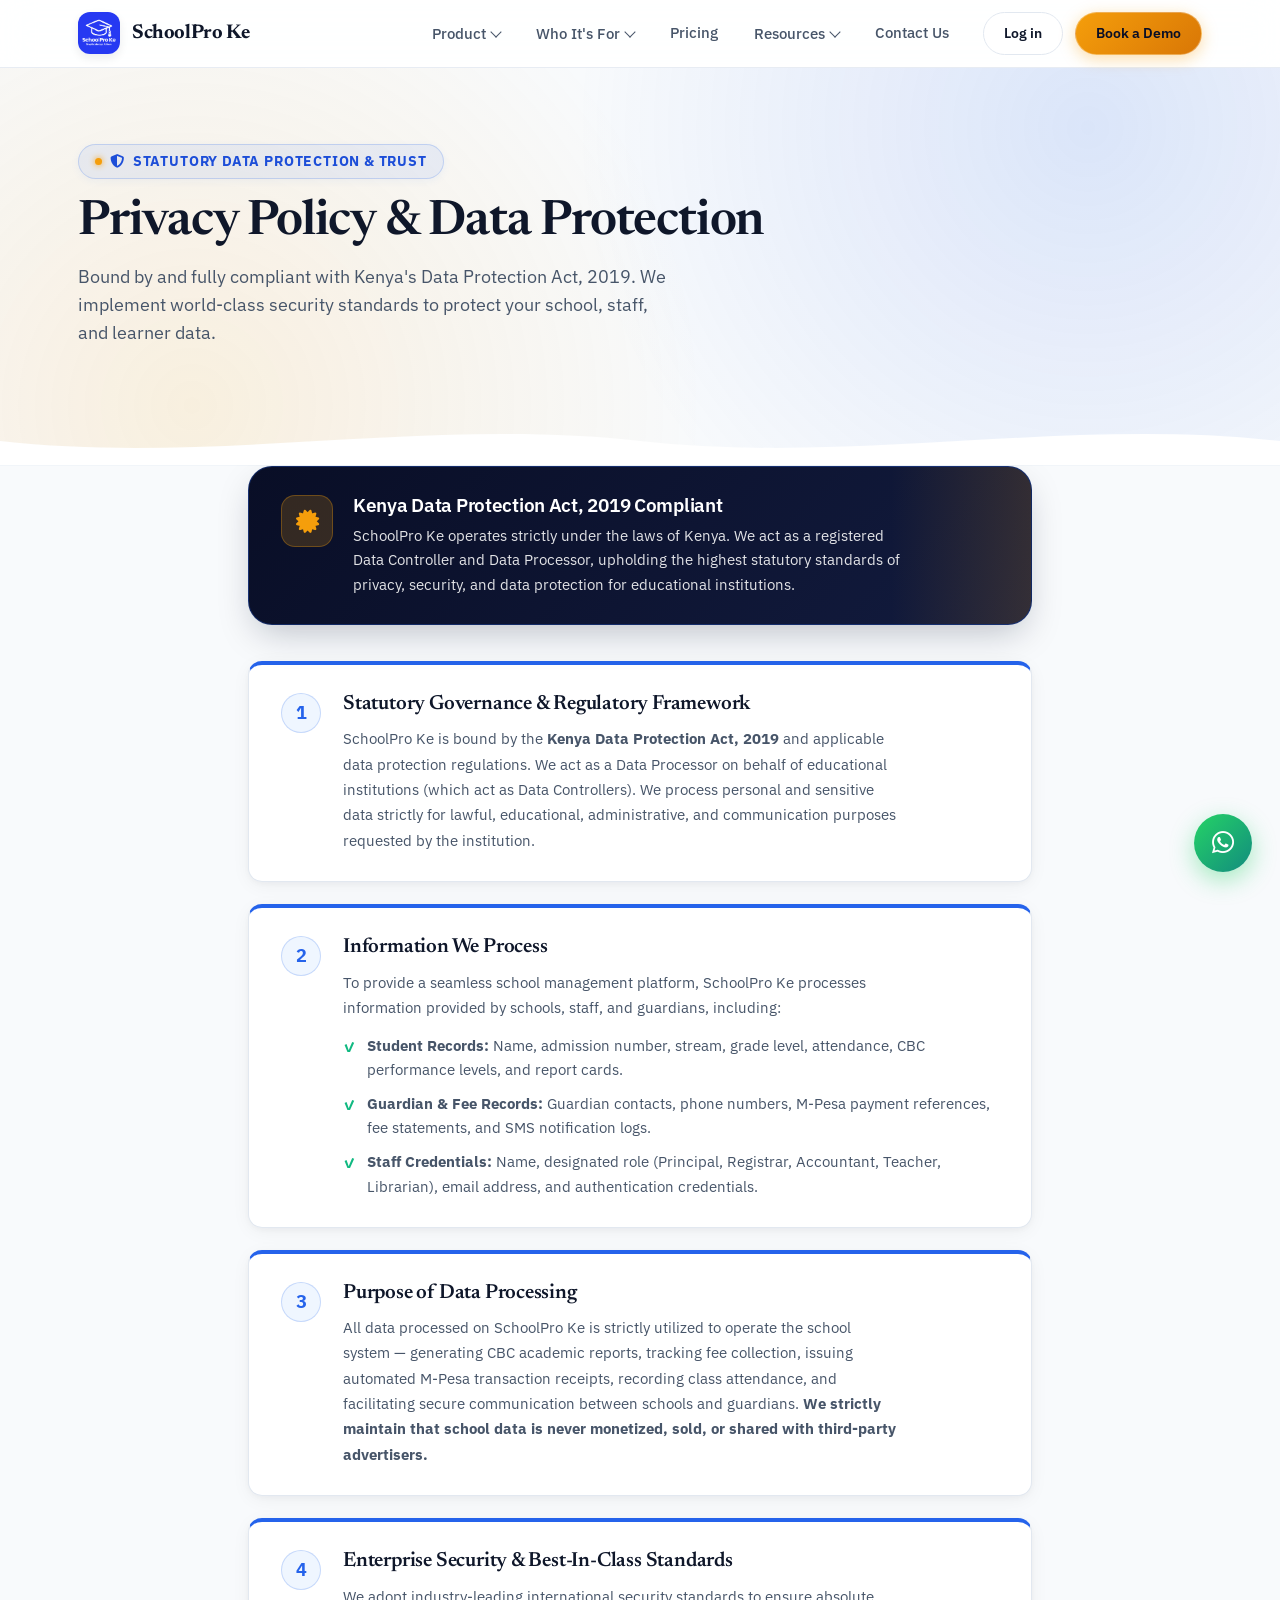
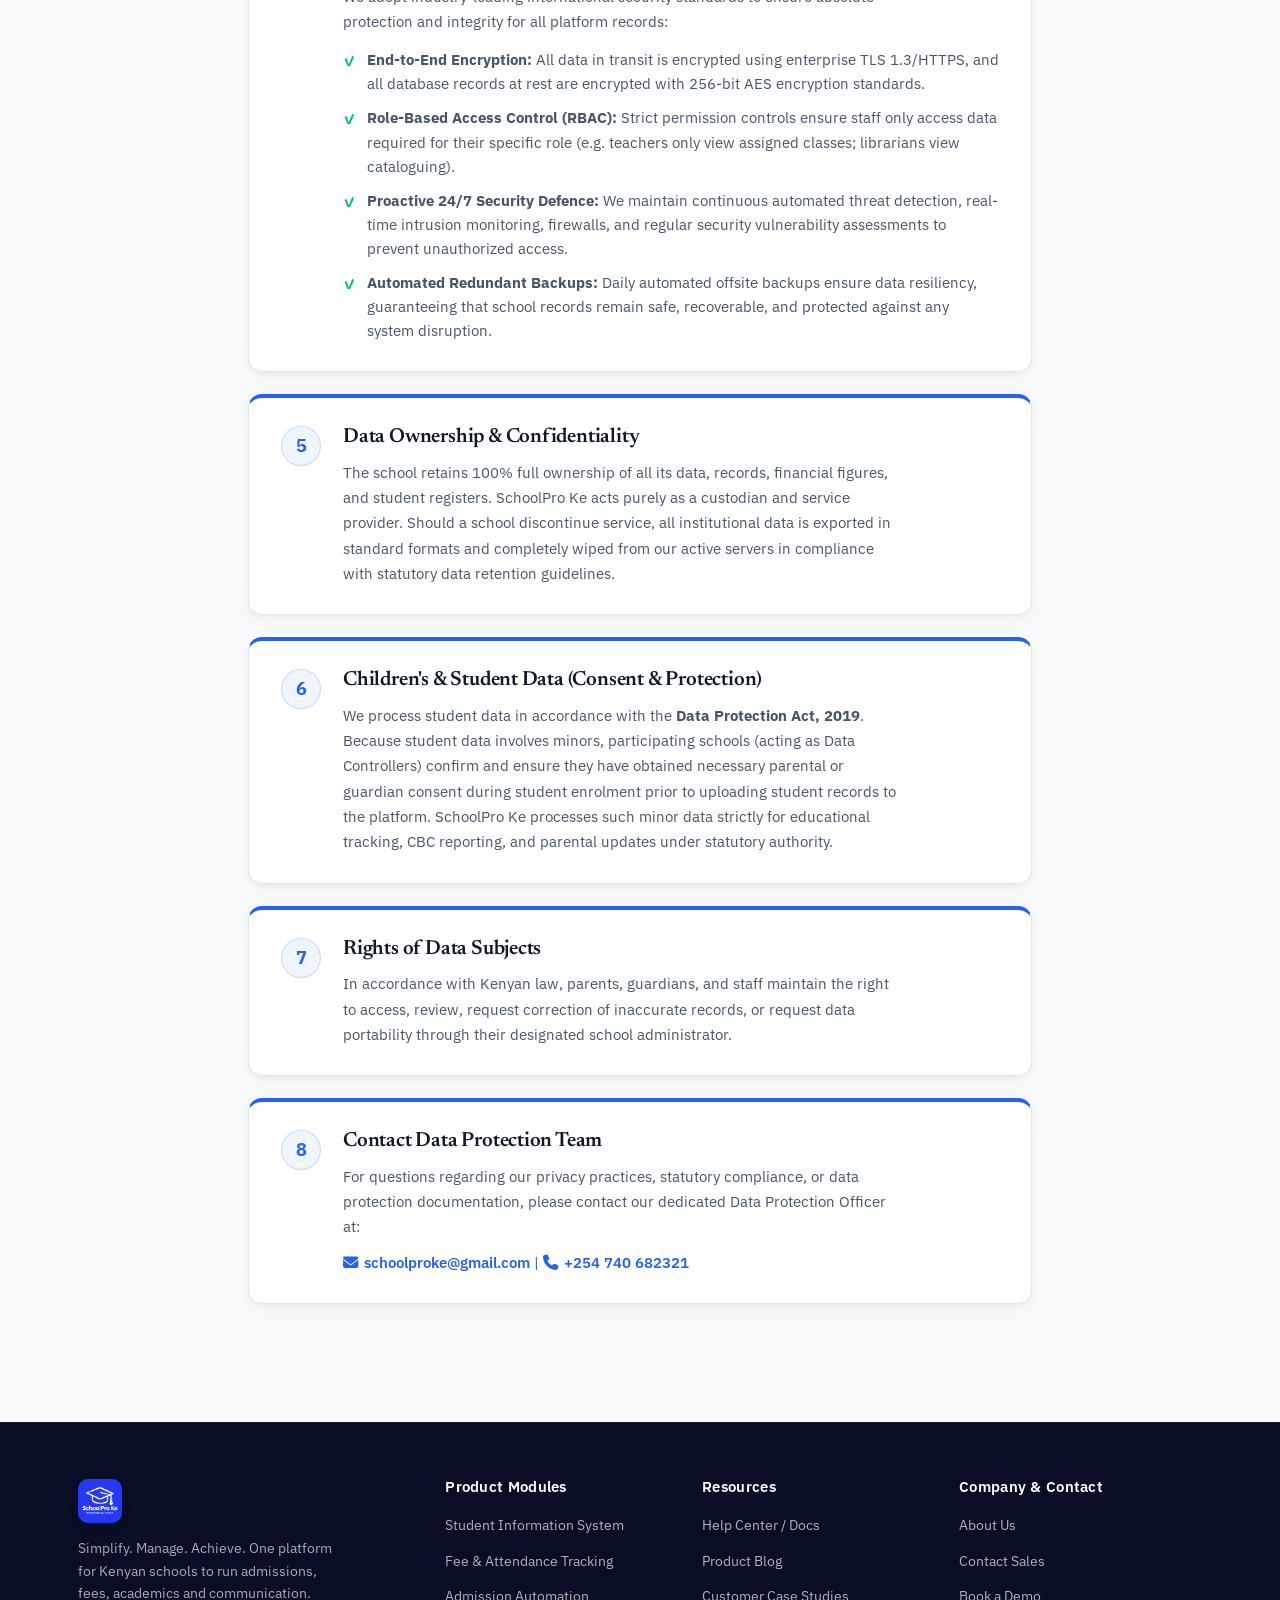
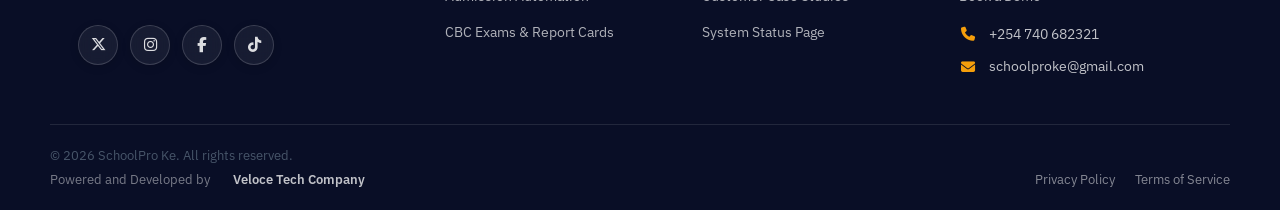
<file: privacy-policy.html>
<!DOCTYPE html>
<html lang="en">
<head>
<meta charset="UTF-8">
<meta name="viewport" content="width=device-width, initial-scale=1.0, viewport-fit=cover">
<title>Privacy Policy & Data Trust · SchoolPro Ke</title>
<meta name="description" content="SchoolPro Ke Data Protection & Privacy Policy — fully compliant with the Kenya Data Protection Act, 2019. Built with enterprise security and data privacy as core foundation principles.">
<link rel="icon" type="image/png" href="assets/logo.png">
<link rel="stylesheet" href="https://cdnjs.cloudflare.com/ajax/libs/font-awesome/6.5.1/css/all.min.css">
<link rel="stylesheet" href="style.css">
</head>
<body class="legal-page">

<!-- ============================= HEADER ============================= -->
<header class="header">
  <div class="navbar">
    <a href="index.html" class="logo-link">
      <img src="assets/logo.png" alt="SchoolPro Ke logo">
      <span class="logo-wordmark">SchoolPro Ke</span>
    </a>
    <div class="nav-menu-wrap" id="navMenu">
      <ul class="nav-links">
        <li class="has-dropdown">
          <button class="nav-top-link" type="button">Product <span class="chevron"></span></button>
          <div class="dropdown">
            <div class="dropdown-group">
              <span class="dropdown-label">Core SIS</span>
              <a class="dropdown-item" href="index.html#core-sis">Student Information System<span class="item-sub">Enrolment, records, streams &amp; status</span></a>
              <a class="dropdown-item" href="index.html#core-sis">Attendance &amp; Timetabling<span class="item-sub">Daily attendance, conflict-free timetables</span></a>
            </div>
            <div class="dropdown-group">
              <span class="dropdown-label">Fee Management</span>
              <a class="dropdown-item" href="index.html#fee-management">Fee Collection &amp; M-Pesa<span class="item-sub">Payments, structures, notices &amp; SMS</span></a>
              <a class="dropdown-item" href="index.html#fee-management">Fee Analytics<span class="item-sub">Expected vs. collected, arrears</span></a>
            </div>
            <div class="dropdown-group">
              <span class="dropdown-label">Parent App</span>
              <a class="dropdown-item" href="index.html#communication">Parent Portal<span class="item-sub">Report cards, statements, attendance</span></a>
              <a class="dropdown-item" href="index.html#communication">Announcements &amp; SMS<span class="item-sub">Approved updates to guardians</span></a>
            </div>
          </div>
        </li>
        <li class="has-dropdown">
          <button class="nav-top-link" type="button">Who It's For <span class="chevron"></span></button>
          <div class="dropdown">
            <a class="dropdown-item" href="for-roles.html?role=principals">For Principals<span class="item-sub">A school-wide dashboard, every approval in one place</span></a>
            <a class="dropdown-item" href="for-roles.html?role=teachers">For Teachers<span class="item-sub">Class and subject-teacher workspaces</span></a>
            <a class="dropdown-item" href="for-roles.html?role=parents">For Parents<span class="item-sub">Each child's fees, learning and school life</span></a>
            <a class="dropdown-item" href="for-registrars-accountants.html">For Registrars<span class="item-sub">Admissions, staff accounts and timetables</span></a>
            <a class="dropdown-item" href="for-roles.html?role=accountants">For Accountants<span class="item-sub">Fees, notices and collection insights</span></a>
            <a class="dropdown-item" href="for-librarians.html">For Librarians<span class="item-sub">Catalogue, issue, track returns</span></a>
          </div>
        </li>
        <li><a href="pricing.html">Pricing</a></li>
        <li class="has-dropdown">
          <button class="nav-top-link" type="button">Resources <span class="chevron"></span></button>
          <div class="dropdown">
            <a class="dropdown-item" href="resources.html#help-center">Help Center / Docs</a>
            <a class="dropdown-item" href="resources.html#blog">Product Blog</a>
            <a class="dropdown-item" href="resources.html#case-studies">Customer Case Studies</a>
            <a class="dropdown-item" href="resources.html#status">System Status</a>
          </div>
        </li>
        <li><a href="contact.html">Contact Us</a></li>
      </ul>
      <div class="nav-right">
        <a href="https://schoolpro-ke-coded-by-44-men-of-veloce-in.base44.app/" target="_blank" rel="noopener noreferrer" class="btn btn-ghost btn-small">Log in</a>
        <a href="contact.html" class="btn btn-primary btn-small">Book a Demo</a>
      </div>
    </div>
    <button class="hamburger" id="hamburger" aria-label="Toggle menu"><span class="bar"></span><span class="bar"></span><span class="bar"></span></button>
  </div>
</header>

<!-- ============================= PAGE HERO ============================= -->
<section class="page-hero">
  <div class="container">
    <span class="eyebrow"><i class="fas fa-shield-halved"></i> Statutory Data Protection &amp; Trust</span>
    <h1>Privacy Policy &amp; Data Protection</h1>
    <p>Bound by and fully compliant with Kenya's Data Protection Act, 2019. We implement world-class security standards to protect your school, staff, and learner data.</p>
  </div>
  <div class="wave-divider"><svg viewBox="0 0 1200 60" preserveAspectRatio="none"><path d="M0,30 C200,60 400,0 600,30 C800,60 1000,0 1200,30 L1200,60 L0,60 Z" fill="#FFFFFF"></path></svg></div>
</section>

<!-- ============================= LEGAL CONTENT ============================= -->
<section class="section" style="padding-top:0;">
  <div class="container legal-container">
    
    <div class="legal-trust-banner">
      <div class="banner-icon"><i class="fas fa-certificate"></i></div>
      <div>
        <h4>Kenya Data Protection Act, 2019 Compliant</h4>
        <p>SchoolPro Ke operates strictly under the laws of Kenya. We act as a registered Data Controller and Data Processor, upholding the highest statutory standards of privacy, security, and data protection for educational institutions.</p>
      </div>
    </div>

    <div class="legal-card">
      <div class="legal-num">1</div>
      <div>
        <h3>Statutory Governance &amp; Regulatory Framework</h3>
        <p>SchoolPro Ke is bound by the <strong>Kenya Data Protection Act, 2019</strong> and applicable data protection regulations. We act as a Data Processor on behalf of educational institutions (which act as Data Controllers). We process personal and sensitive data strictly for lawful, educational, administrative, and communication purposes requested by the institution.</p>
      </div>
    </div>

    <div class="legal-card">
      <div class="legal-num">2</div>
      <div>
        <h3>Information We Process</h3>
        <p>To provide a seamless school management platform, SchoolPro Ke processes information provided by schools, staff, and guardians, including:</p>
        <ul class="legal-list">
          <li><strong>Student Records:</strong> Name, admission number, stream, grade level, attendance, CBC performance levels, and report cards.</li>
          <li><strong>Guardian &amp; Fee Records:</strong> Guardian contacts, phone numbers, M-Pesa payment references, fee statements, and SMS notification logs.</li>
          <li><strong>Staff Credentials:</strong> Name, designated role (Principal, Registrar, Accountant, Teacher, Librarian), email address, and authentication credentials.</li>
        </ul>
      </div>
    </div>

    <div class="legal-card">
      <div class="legal-num">3</div>
      <div>
        <h3>Purpose of Data Processing</h3>
        <p>All data processed on SchoolPro Ke is strictly utilized to operate the school system — generating CBC academic reports, tracking fee collection, issuing automated M-Pesa transaction receipts, recording class attendance, and facilitating secure communication between schools and guardians. <strong>We strictly maintain that school data is never monetized, sold, or shared with third-party advertisers.</strong></p>
      </div>
    </div>

    <div class="legal-card">
      <div class="legal-num">4</div>
      <div>
        <h3>Enterprise Security &amp; Best-In-Class Standards</h3>
        <p>We adopt industry-leading international security standards to ensure absolute protection and integrity for all platform records:</p>
        <ul class="legal-list">
          <li><strong>End-to-End Encryption:</strong> All data in transit is encrypted using enterprise TLS 1.3/HTTPS, and all database records at rest are encrypted with 256-bit AES encryption standards.</li>
          <li><strong>Role-Based Access Control (RBAC):</strong> Strict permission controls ensure staff only access data required for their specific role (e.g. teachers only view assigned classes; librarians view cataloguing).</li>
          <li><strong>Proactive 24/7 Security Defence:</strong> We maintain continuous automated threat detection, real-time intrusion monitoring, firewalls, and regular security vulnerability assessments to prevent unauthorized access.</li>
          <li><strong>Automated Redundant Backups:</strong> Daily automated offsite backups ensure data resiliency, guaranteeing that school records remain safe, recoverable, and protected against any system disruption.</li>
        </ul>
      </div>
    </div>

    <div class="legal-card">
      <div class="legal-num">5</div>
      <div>
        <h3>Data Ownership &amp; Confidentiality</h3>
        <p>The school retains 100% full ownership of all its data, records, financial figures, and student registers. SchoolPro Ke acts purely as a custodian and service provider. Should a school discontinue service, all institutional data is exported in standard formats and completely wiped from our active servers in compliance with statutory data retention guidelines.</p>
      </div>
    </div>

    <div class="legal-card">
      <div class="legal-num">6</div>
      <div>
        <h3>Children's &amp; Student Data (Consent &amp; Protection)</h3>
        <p>We process student data in accordance with the <strong>Data Protection Act, 2019</strong>. Because student data involves minors, participating schools (acting as Data Controllers) confirm and ensure they have obtained necessary parental or guardian consent during student enrolment prior to uploading student records to the platform. SchoolPro Ke processes such minor data strictly for educational tracking, CBC reporting, and parental updates under statutory authority.</p>
      </div>
    </div>

    <div class="legal-card">
      <div class="legal-num">7</div>
      <div>
        <h3>Rights of Data Subjects</h3>
        <p>In accordance with Kenyan law, parents, guardians, and staff maintain the right to access, review, request correction of inaccurate records, or request data portability through their designated school administrator.</p>
      </div>
    </div>

    <div class="legal-card">
      <div class="legal-num">8</div>
      <div>
        <h3>Contact Data Protection Team</h3>
        <p>For questions regarding our privacy practices, statutory compliance, or data protection documentation, please contact our dedicated Data Protection Officer at:</p>
        <p style="margin-top:10px;"><a href="mailto:schoolproke@gmail.com" class="legal-email-link"><i class="fas fa-envelope"></i> schoolproke@gmail.com</a> | <a href="tel:+254740682321" class="legal-email-link"><i class="fas fa-phone"></i> +254 740 682321</a></p>
      </div>
    </div>

  </div>
</section>

<!-- ============================= FOOTER ============================= -->
<footer class="footer">
  <div class="container footer-top">
    <div class="footer-grid">
      <div class="footer-col">
        <a href="index.html" class="logo-link">
          <img src="assets/logo.png" alt="SchoolPro Ke logo" style="height:44px;width:44px;border-radius:10px;">
        </a>
        <p class="footer-brand-desc">Simplify. Manage. Achieve. One platform for Kenyan schools to run admissions, fees, academics and communication.</p>
        <div class="social-row">
          <a href="https://x.com/SchoolProKe" target="_blank" rel="noopener noreferrer" aria-label="X (Twitter)"><i class="fab fa-x-twitter"></i></a>
          <a href="https://www.instagram.com/schoolpro_ke/" target="_blank" rel="noopener noreferrer" aria-label="Instagram"><i class="fab fa-instagram"></i></a>
          <a href="https://www.facebook.com/profile.php?id=61594806435156" target="_blank" rel="noopener noreferrer" aria-label="Facebook"><i class="fab fa-facebook-f"></i></a>
          <a href="https://www.tiktok.com/@schoolpro_ke?lang=en" target="_blank" rel="noopener noreferrer" aria-label="TikTok"><i class="fab fa-tiktok"></i></a>
        </div>
      </div>
      <div class="footer-col">
        <h4>Product Modules</h4>
        <ul class="footer-links">
          <li><a href="index.html#core-sis">Student Information System</a></li>
          <li><a href="index.html#fee-management">Fee &amp; Attendance Tracking</a></li>
          <li><a href="index.html#core-sis">Admission Automation</a></li>
          <li><a href="index.html#core-sis">CBC Exams &amp; Report Cards</a></li>
        </ul>
      </div>
      <div class="footer-col">
        <h4>Resources</h4>
        <ul class="footer-links">
          <li><a href="resources.html#help-center">Help Center / Docs</a></li>
          <li><a href="resources.html#blog">Product Blog</a></li>
          <li><a href="resources.html#case-studies">Customer Case Studies</a></li>
          <li><a href="resources.html#status">System Status Page</a></li>
        </ul>
      </div>
      <div class="footer-col">
        <h4>Company &amp; Contact</h4>
        <ul class="footer-links">
          <li><a href="contact.html">About Us</a></li>
          <li><a href="contact.html">Contact Sales</a></li>
          <li><a href="contact.html">Book a Demo</a></li>
        </ul>
        <div class="footer-contact-item" style="margin-top:14px;"><i class="fas fa-phone"></i><a href="tel:+254740682321">+254 740 682321</a></div>
        <div class="footer-contact-item"><i class="fas fa-envelope"></i><a href="mailto:schoolproke@gmail.com">schoolproke@gmail.com</a></div>
      </div>
    </div>
  </div>
  <div class="container footer-bottom">
    <div class="footer-bottom-left">
      <p>© 2026 SchoolPro Ke. All rights reserved.</p>
      <p class="powered-by">Powered and Developed by <a href="https://velocetechcompany.com/" target="_blank" rel="noopener noreferrer">Veloce Tech Company</a></p>
    </div>
    <div>
      <a href="privacy-policy.html">Privacy Policy</a>
      <a href="terms.html">Terms of Service</a>
    </div>
  </div>
</footer>

<a href="https://wa.me/254740682321?text=Hello%20SchoolPro%20Ke%2C%20I%20have%20a%20privacy%20question."
   class="whatsapp-float" target="_blank" rel="noopener noreferrer" aria-label="Chat on WhatsApp"><i class="fab fa-whatsapp"></i></a>

<script src="script.js"></script>
</body>
</html>
</file>
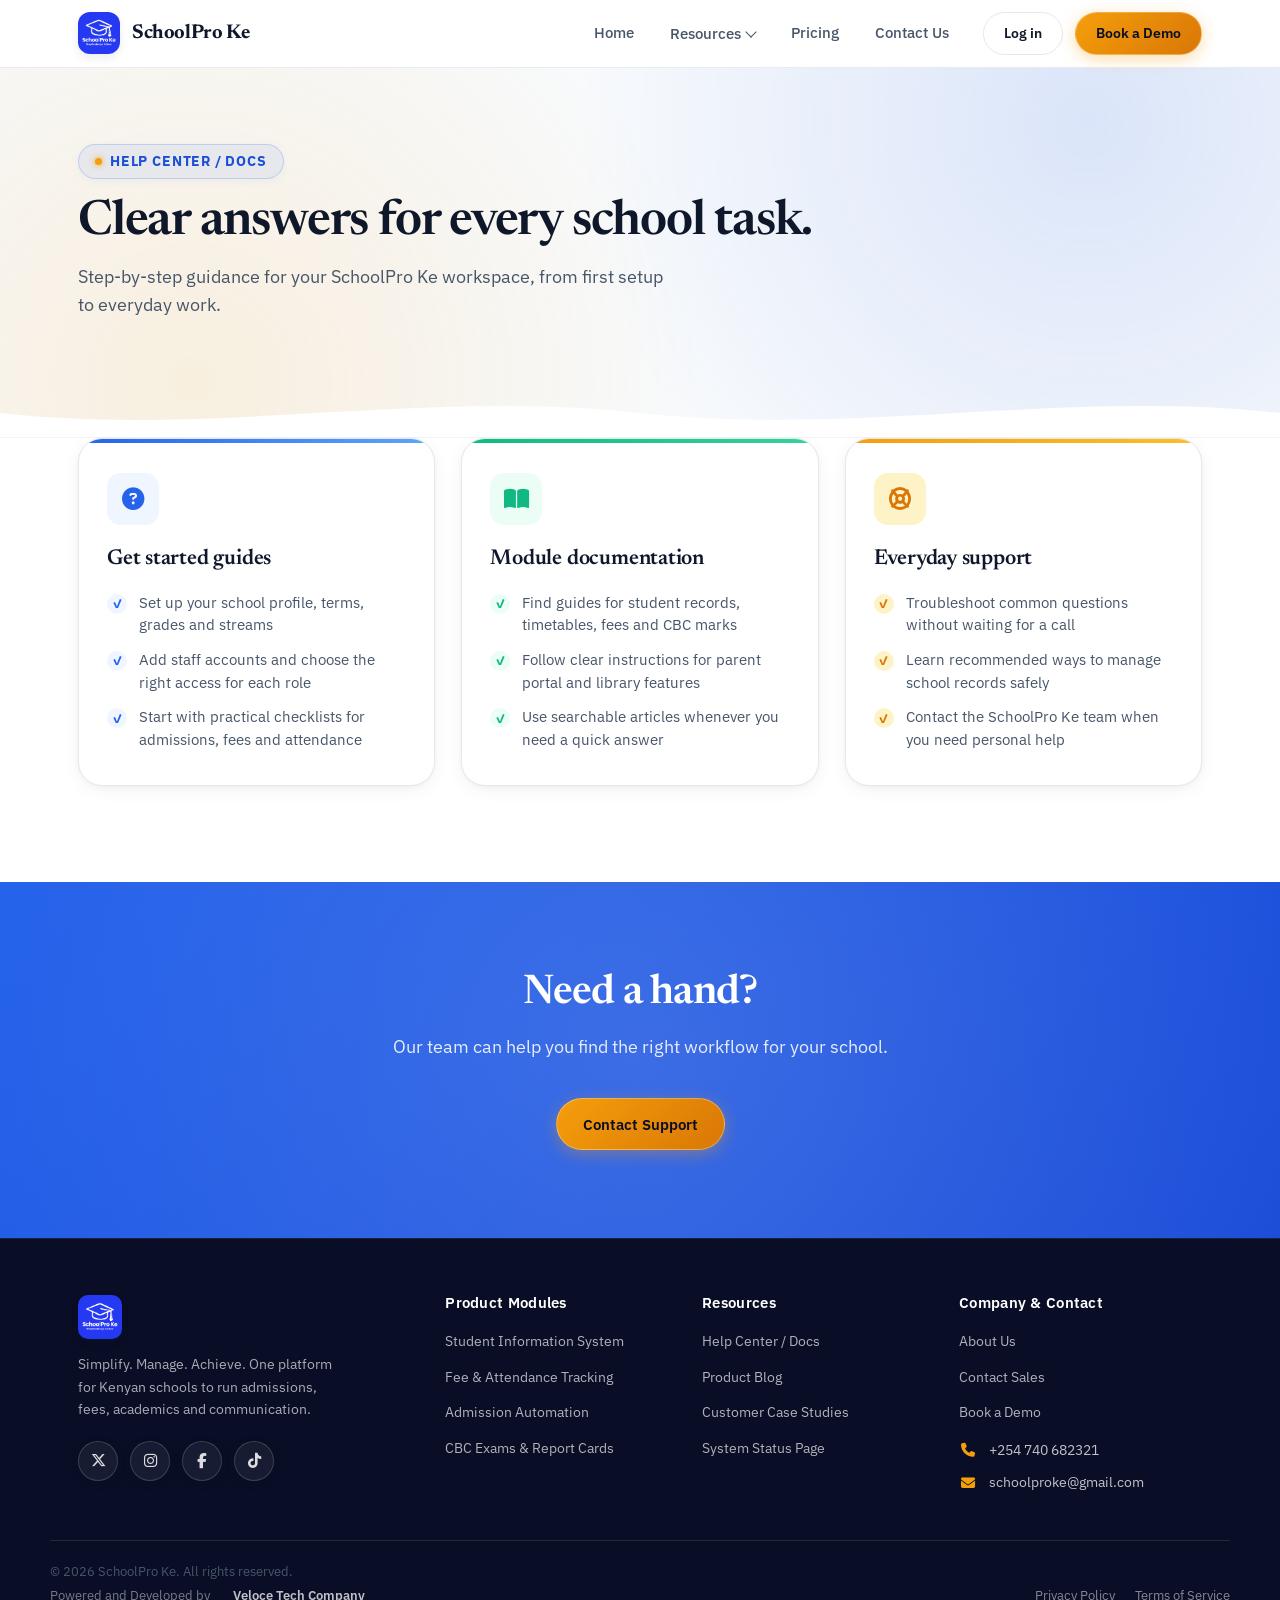
<file: resource-detail.html>
<!DOCTYPE html>
<html lang="en">
<head>
<meta charset="UTF-8">
<meta name="viewport" content="width=device-width, initial-scale=1.0, viewport-fit=cover">
<title>Resources | SchoolPro Ke</title>
<meta name="description" content="SchoolPro Ke guides, updates, customer stories and system information.">
<link rel="icon" type="image/png" href="assets/logo.png">
<link rel="stylesheet" href="https://cdnjs.cloudflare.com/ajax/libs/font-awesome/6.5.1/css/all.min.css">
<link rel="stylesheet" href="style.css">
</head>
<body>
<header class="header"><div class="navbar"><a href="index.html" class="logo-link"><img src="assets/logo.png" alt="SchoolPro Ke logo"><span class="logo-wordmark">SchoolPro Ke</span></a><div class="nav-menu-wrap" id="navMenu"><ul class="nav-links"><li><a href="index.html">Home</a></li><li class="has-dropdown"><button class="nav-top-link" type="button">Resources <span class="chevron"></span></button><div class="dropdown"><a class="dropdown-item" href="resource-detail.html?resource=help-center">Help Center / Docs</a><a class="dropdown-item" href="resource-detail.html?resource=blog">Product Blog</a><a class="dropdown-item" href="resource-detail.html?resource=case-studies">Customer Case Studies</a><a class="dropdown-item" href="resource-detail.html?resource=status">System Status</a></div></li><li><a href="pricing.html">Pricing</a></li><li><a href="contact.html">Contact Us</a></li></ul><div class="nav-right"><a href="https://schoolpro-ke-coded-by-44-men-of-veloce-in.base44.app/" target="_blank" rel="noopener noreferrer" class="btn btn-ghost btn-small">Log in</a><a href="contact.html" class="btn btn-primary btn-small">Book a Demo</a></div></div><button class="hamburger" id="hamburger" aria-label="Toggle menu"><span class="bar"></span><span class="bar"></span><span class="bar"></span></button></div></header>

<section class="page-hero"><div class="container"><span class="eyebrow" id="resource-label">Help Center / Docs</span><h1 id="resource-title">Clear answers for every school task.</h1><p id="resource-description">Step-by-step guidance for your SchoolPro Ke workspace.</p></div><div class="wave-divider"><svg viewBox="0 0 1200 60" preserveAspectRatio="none" aria-hidden="true"><path d="M0,30 C200,60 400,0 600,30 C800,60 1000,0 1200,30 L1200,60 L0,60 Z" fill="#FFFFFF"></path></svg></div></section>

<section class="section" style="padding-top:0;"><div class="container"><div class="pillars-grid" id="resource-cards"></div></div></section>
<section class="closer"><div class="container"><h2 id="closer-title">Need a hand?</h2><p id="closer-text">Our team is ready to help.</p><div class="closer-actions"><a href="contact.html" class="btn btn-primary" id="closer-link">Contact Us</a></div></div></section>

<footer class="footer"><div class="container footer-top"><div class="footer-grid"><div class="footer-col"><a href="index.html" class="logo-link"><img src="assets/logo.png" alt="SchoolPro Ke logo" style="height:44px;width:44px;border-radius:10px;"></a><p class="footer-brand-desc">Simplify. Manage. Achieve. One platform for Kenyan schools to run admissions, fees, academics and communication.</p></div><div class="footer-col"><h4>Product Modules</h4><ul class="footer-links"><li><a href="index.html#core-sis">Student Information System</a></li><li><a href="index.html#fee-management">Fee &amp; Attendance Tracking</a></li><li><a href="index.html#core-sis">CBC Exams &amp; Report Cards</a></li></ul></div><div class="footer-col"><h4>Company</h4><ul class="footer-links"><li><a href="contact.html">Contact Sales</a></li><li><a href="contact.html">Book a Demo</a></li></ul></div></div></div><div class="container footer-bottom"><div class="footer-bottom-left"><p>&copy; 2026 SchoolPro Ke. All rights reserved.</p></div><div><a href="privacy-policy.html">Privacy Policy</a><a href="terms.html">Terms of Service</a></div></div></footer>

<script>
  const resources = {
    'help-center': {
      label: 'Help Center / Docs', title: 'Clear answers for every school task.', description: 'Step-by-step guidance for your SchoolPro Ke workspace, from first setup to everyday work.',
      closerTitle: 'Need a hand?', closerText: 'Our team can help you find the right workflow for your school.', action: 'Contact Support',
      cards: [['fa-circle-question', 'Get started guides', ['Set up your school profile, terms, grades and streams', 'Add staff accounts and choose the right access for each role', 'Start with practical checklists for admissions, fees and attendance']], ['fa-book-open', 'Module documentation', ['Find guides for student records, timetables, fees and CBC marks', 'Follow clear instructions for parent portal and library features', 'Use searchable articles whenever you need a quick answer']], ['fa-life-ring', 'Everyday support', ['Troubleshoot common questions without waiting for a call', 'Learn recommended ways to manage school records safely', 'Contact the SchoolPro Ke team when you need personal help']]]
    },
    blog: {
      label: 'Product Blog', title: 'Useful ideas for running a calmer school office.', description: 'Practical notes on school operations, CBC workflows and new ways to get more from SchoolPro Ke.',
      closerTitle: 'Stay up to date', closerText: 'Follow along as we share new product ideas, school-management tips and updates.', action: 'Contact Us',
      cards: [['fa-lightbulb', 'School operations', ['Simple ways to reduce paperwork across admissions and attendance', 'Ideas for making school information easier for staff to act on', 'Practical lessons from common school-office workflows']], ['fa-graduation-cap', 'CBC and learning', ['Guidance for managing marks, performance and report cards', 'Helpful approaches to class, subject and learner records', 'Updates that help staff stay ready for each term']], ['fa-wand-magic-sparkles', 'Product updates', ['See what is new in SchoolPro Ke', 'Learn how new tools fit into your existing workflow', 'Get release notes explained in plain language']]]
    },
    'case-studies': {
      label: 'Customer Case Studies', title: 'How schools turn scattered work into one clear system.', description: 'See how school teams use SchoolPro Ke to make their daily work more accurate, coordinated and visible.',
      closerTitle: 'Tell us about your school', closerText: 'We can show you a workflow that matches your school&apos;s size and priorities.', action: 'Book a Demo',
      cards: [['fa-school', 'Admissions and records', ['See how teams bring learner details, streams and guardian contacts together', 'Learn how accurate records simplify transfers and graduation', 'Explore a clearer handover between office staff and teachers']], ['fa-coins', 'Fees and communication', ['Discover ways to reconcile payments and balances with less manual work', 'See how timely notices reduce calls to the school office', 'Understand how parents can find the information they need']], ['fa-people-group', 'Teaching and leadership', ['Follow examples of timetables, attendance and CBC marks working together', 'See how staff get role-focused access to the information they need', 'Learn how leaders act sooner with one reliable dashboard']]]
    },
    status: {
      label: 'System Status', title: 'A transparent view of SchoolPro Ke availability.', description: 'Check the current health of the services your school team, parents and learners rely on.',
      closerTitle: 'Need help with an issue?', closerText: 'If something does not look right for your school, contact our support team with the details.', action: 'Contact Support',
      cards: [['fa-circle-check', 'Current service health', ['See the current status of the main SchoolPro Ke platform', 'Check the availability of parent access, fees and school-office tools', 'Know whether a reported issue is already being investigated']], ['fa-clock-rotate-left', 'Incident updates', ['Follow clear updates while an incident is being assessed', 'See what services are affected and when they are restored', 'Review a record of recent service events']], ['fa-bell', 'Stay informed', ['Use this page as the source of truth during an interruption', 'Share a clear status update with your school team', 'Contact support when your issue is specific to your school account']]]
    }
  };
  const selected = new URLSearchParams(window.location.search).get('resource');
  const resource = resources[selected] || resources['help-center'];
  document.title = resource.label + ' | SchoolPro Ke';
  document.getElementById('resource-label').textContent = resource.label;
  document.getElementById('resource-title').innerHTML = resource.title;
  document.getElementById('resource-description').innerHTML = resource.description;
  document.getElementById('closer-title').innerHTML = resource.closerTitle;
  document.getElementById('closer-text').innerHTML = resource.closerText;
  document.getElementById('closer-link').textContent = resource.action;
  document.getElementById('resource-cards').innerHTML = resource.cards.map((card, index) => `<div class="pillar-card p${index + 1}"><div class="pillar-icon"><i class="fas ${card[0]}"></i></div><h3>${card[1]}</h3><ul>${card[2].map(item => `<li>${item}</li>`).join('')}</ul></div>`).join('');
</script>
<script src="script.js"></script>
</body>
</html>
</file>
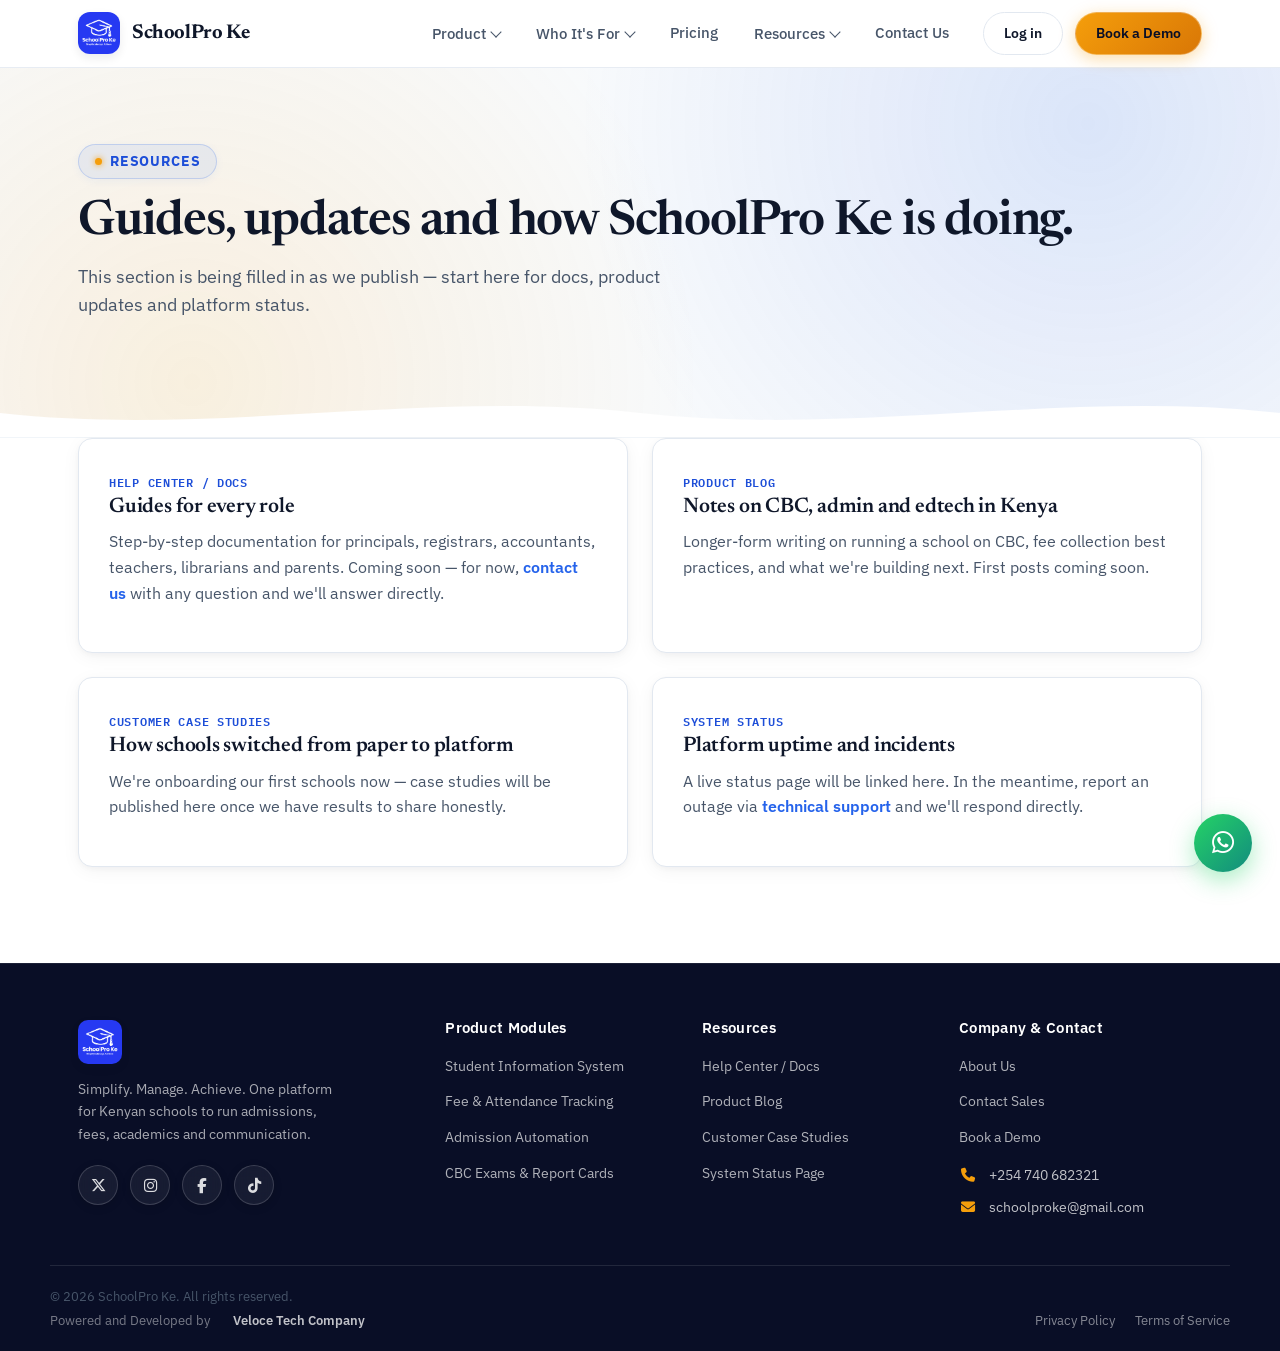
<file: resources.html>
<!DOCTYPE html>
<html lang="en">
<head>
<meta charset="UTF-8">
<meta name="viewport" content="width=device-width, initial-scale=1.0, viewport-fit=cover">
<title>Resources · SchoolPro Ke</title>
<meta name="description" content="Help center, product blog, case studies and system status for SchoolPro Ke.">
<link rel="icon" type="image/png" href="assets/logo.png">
<link rel="stylesheet" href="https://cdnjs.cloudflare.com/ajax/libs/font-awesome/6.5.1/css/all.min.css">
<link rel="stylesheet" href="style.css">
</head>
<body>
<header class="header">
  <div class="navbar">
    <a href="index.html" class="logo-link">
      <img src="assets/logo.png" alt="SchoolPro Ke logo">
      <span class="logo-wordmark">SchoolPro Ke</span>
    </a>
    <div class="nav-menu-wrap" id="navMenu">
      <ul class="nav-links">
        <li class="has-dropdown">
          <button class="nav-top-link" type="button">Product <span class="chevron"></span></button>
          <div class="dropdown">
            <div class="dropdown-group">
              <span class="dropdown-label">Core SIS</span>
              <a class="dropdown-item" href="index.html#core-sis">Student Information System<span class="item-sub">Enrolment, records, streams &amp; status</span></a>
              <a class="dropdown-item" href="index.html#core-sis">Attendance &amp; Timetabling<span class="item-sub">Daily attendance, conflict-free timetables</span></a>
            </div>
            <div class="dropdown-group">
              <span class="dropdown-label">Fee Management</span>
              <a class="dropdown-item" href="index.html#fee-management">Fee Collection &amp; M-Pesa<span class="item-sub">Payments, structures, notices &amp; SMS</span></a>
              <a class="dropdown-item" href="index.html#fee-management">Fee Analytics<span class="item-sub">Expected vs. collected, arrears</span></a>
            </div>
            <div class="dropdown-group">
              <span class="dropdown-label">Parent App</span>
              <a class="dropdown-item" href="index.html#communication">Parent Portal<span class="item-sub">Report cards, statements, attendance</span></a>
              <a class="dropdown-item" href="index.html#communication">Announcements &amp; SMS<span class="item-sub">Approved updates to guardians</span></a>
            </div>
          </div>
        </li>
        <li class="has-dropdown">
          <button class="nav-top-link" type="button">Who It's For <span class="chevron"></span></button>
          <div class="dropdown">
            <a class="dropdown-item" href="index.html#roles?role=principals">For Principals<span class="item-sub">A school-wide dashboard, every approval in one place</span></a>
            <a class="dropdown-item" href="index.html#roles?role=teachers">For Teachers<span class="item-sub">Attendance, CBC marks, syllabus &amp; lesson plans</span></a>
            <a class="dropdown-item" href="index.html#roles?role=parents">For Parents<span class="item-sub">Fees, results and attendance in one place</span></a>
            <a class="dropdown-item" href="for-registrars-accountants.html">For Registrars &amp; Accountants<span class="item-sub">Admissions, staff accounts, fee structures</span></a>
            <a class="dropdown-item" href="for-librarians.html">For Librarians<span class="item-sub">Catalogue, issue, track returns</span></a>
          </div>
        </li>
        <li><a href="pricing.html">Pricing</a></li>
        <li class="has-dropdown">
          <button class="nav-top-link" type="button">Resources <span class="chevron"></span></button>
          <div class="dropdown">
            <a class="dropdown-item" href="resources.html#help-center">Help Center / Docs</a>
            <a class="dropdown-item" href="resources.html#blog">Product Blog</a>
            <a class="dropdown-item" href="resources.html#case-studies">Customer Case Studies</a>
            <a class="dropdown-item" href="resources.html#status">System Status</a>
          </div>
        </li>
        <li><a href="contact.html">Contact Us</a></li>
      </ul>
      <div class="nav-right">
        <a href="https://schoolpro-ke-coded-by-44-men-of-veloce-in.base44.app/" target="_blank" rel="noopener noreferrer" class="btn btn-ghost btn-small">Log in</a>
        <a href="contact.html" class="btn btn-primary btn-small">Book a Demo</a>
      </div>
    </div>
    <button class="hamburger" id="hamburger" aria-label="Toggle menu"><span class="bar"></span><span class="bar"></span><span class="bar"></span></button>
  </div>
</header>

<section class="page-hero">
  <div class="container">
    <span class="eyebrow">Resources</span>
    <h1>Guides, updates and how SchoolPro Ke is doing.</h1>
    <p>This section is being filled in as we publish — start here for docs, product updates and platform status.</p>
  </div>
  <div class="wave-divider"><svg viewBox="0 0 1200 60" preserveAspectRatio="none"><path d="M0,30 C200,60 400,0 600,30 C800,60 1000,0 1200,30 L1200,60 L0,60 Z" fill="#FFFFFF"></path></svg></div>
</section>

<section class="section" style="padding-top:0;">
  <div class="container">
    <div class="resource-grid">
      <div class="resource-card" id="help-center">
        <span class="tag">Help Center / Docs</span>
        <h3>Guides for every role</h3>
        <p>Step-by-step documentation for principals, registrars, accountants, teachers, librarians and parents. Coming soon — for now, <a href="contact.html" style="color:var(--blue);font-weight:600;">contact us</a> with any question and we'll answer directly.</p>
      </div>
      <div class="resource-card" id="blog">
        <span class="tag">Product Blog</span>
        <h3>Notes on CBC, admin and edtech in Kenya</h3>
        <p>Longer-form writing on running a school on CBC, fee collection best practices, and what we're building next. First posts coming soon.</p>
      </div>
      <div class="resource-card" id="case-studies">
        <span class="tag">Customer Case Studies</span>
        <h3>How schools switched from paper to platform</h3>
        <p>We're onboarding our first schools now — case studies will be published here once we have results to share honestly.</p>
      </div>
      <div class="resource-card" id="status">
        <span class="tag">System Status</span>
        <h3>Platform uptime and incidents</h3>
        <p>A live status page will be linked here. In the meantime, report an outage via <a href="contact.html" style="color:var(--blue);font-weight:600;">technical support</a> and we'll respond directly.</p>
      </div>
    </div>
  </div>
</section>

<footer class="footer">
  <div class="container footer-top">
    <div class="footer-grid">
      <div class="footer-col">
        <a href="index.html" class="logo-link">
          <img src="assets/logo.png" alt="SchoolPro Ke logo" style="height:44px;width:44px;border-radius:10px;">
        </a>
        <p class="footer-brand-desc">Simplify. Manage. Achieve. One platform for Kenyan schools to run admissions, fees, academics and communication.</p>
                <div class="social-row">
          <a href="https://x.com/SchoolProKe" target="_blank" rel="noopener noreferrer" aria-label="X (Twitter)"><i class="fab fa-x-twitter"></i></a>
          <a href="https://www.instagram.com/schoolpro_ke/" target="_blank" rel="noopener noreferrer" aria-label="Instagram"><i class="fab fa-instagram"></i></a>
          <a href="https://www.facebook.com/profile.php?id=61594806435156" target="_blank" rel="noopener noreferrer" aria-label="Facebook"><i class="fab fa-facebook-f"></i></a>
          <a href="https://www.tiktok.com/@schoolpro_ke?lang=en" target="_blank" rel="noopener noreferrer" aria-label="TikTok"><i class="fab fa-tiktok"></i></a>
        </div>
      </div>
      <div class="footer-col">
        <h4>Product Modules</h4>
        <ul class="footer-links">
          <li><a href="index.html#core-sis">Student Information System</a></li>
          <li><a href="index.html#fee-management">Fee &amp; Attendance Tracking</a></li>
          <li><a href="index.html#core-sis">Admission Automation</a></li>
          <li><a href="index.html#core-sis">CBC Exams &amp; Report Cards</a></li>
        </ul>
      </div>
      <div class="footer-col">
        <h4>Resources</h4>
        <ul class="footer-links">
          <li><a href="resources.html#help-center">Help Center / Docs</a></li>
          <li><a href="resources.html#blog">Product Blog</a></li>
          <li><a href="resources.html#case-studies">Customer Case Studies</a></li>
          <li><a href="resources.html#status">System Status Page</a></li>
        </ul>
      </div>
      <div class="footer-col">
        <h4>Company &amp; Contact</h4>
        <ul class="footer-links">
          <li><a href="contact.html">About Us</a></li>
          <li><a href="contact.html">Contact Sales</a></li>
          <li><a href="contact.html">Book a Demo</a></li>
        </ul>
        <div class="footer-contact-item" style="margin-top:14px;"><i class="fas fa-phone"></i><a href="tel:+254740682321">+254 740 682321</a></div>
        <div class="footer-contact-item"><i class="fas fa-envelope"></i><a href="mailto:schoolproke@gmail.com">schoolproke@gmail.com</a></div>
      </div>
    </div>
  </div>
  <div class="container footer-bottom">
    <div class="footer-bottom-left">
      <p>© 2026 SchoolPro Ke. All rights reserved.</p>
      <p class="powered-by">Powered and Developed by <a href="https://velocetechcompany.com/" target="_blank" rel="noopener noreferrer">Veloce Tech Company</a></p>
    </div>
    <div>
      <a href="privacy-policy.html">Privacy Policy</a>
      <a href="terms.html">Terms of Service</a>
    </div>
  </div>
</footer>

<a href="https://wa.me/254740682321?text=Hello%20SchoolPro%20Ke%2C%20I%20have%20a%20question."
   class="whatsapp-float" target="_blank" rel="noopener noreferrer" aria-label="Chat on WhatsApp"><i class="fab fa-whatsapp"></i></a>

<script src="script.js"></script>
</body>
</html>
</file>
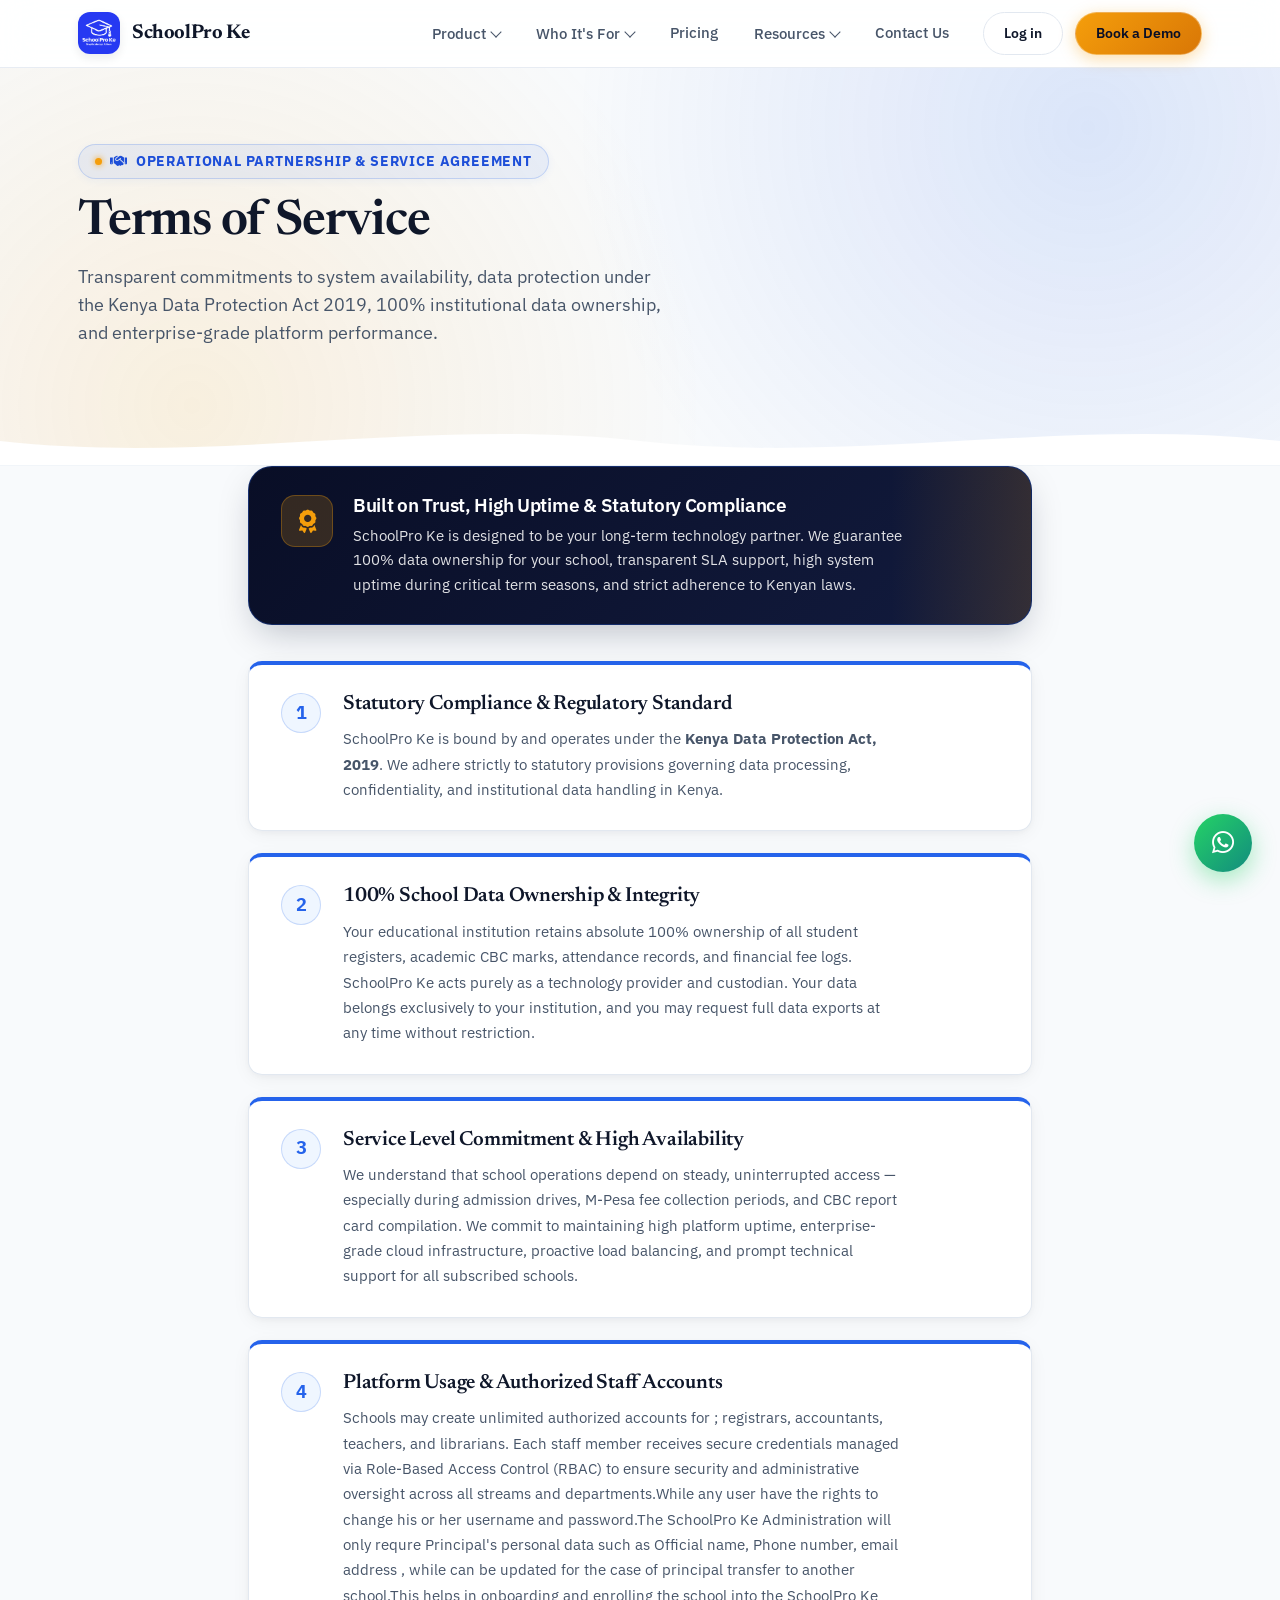
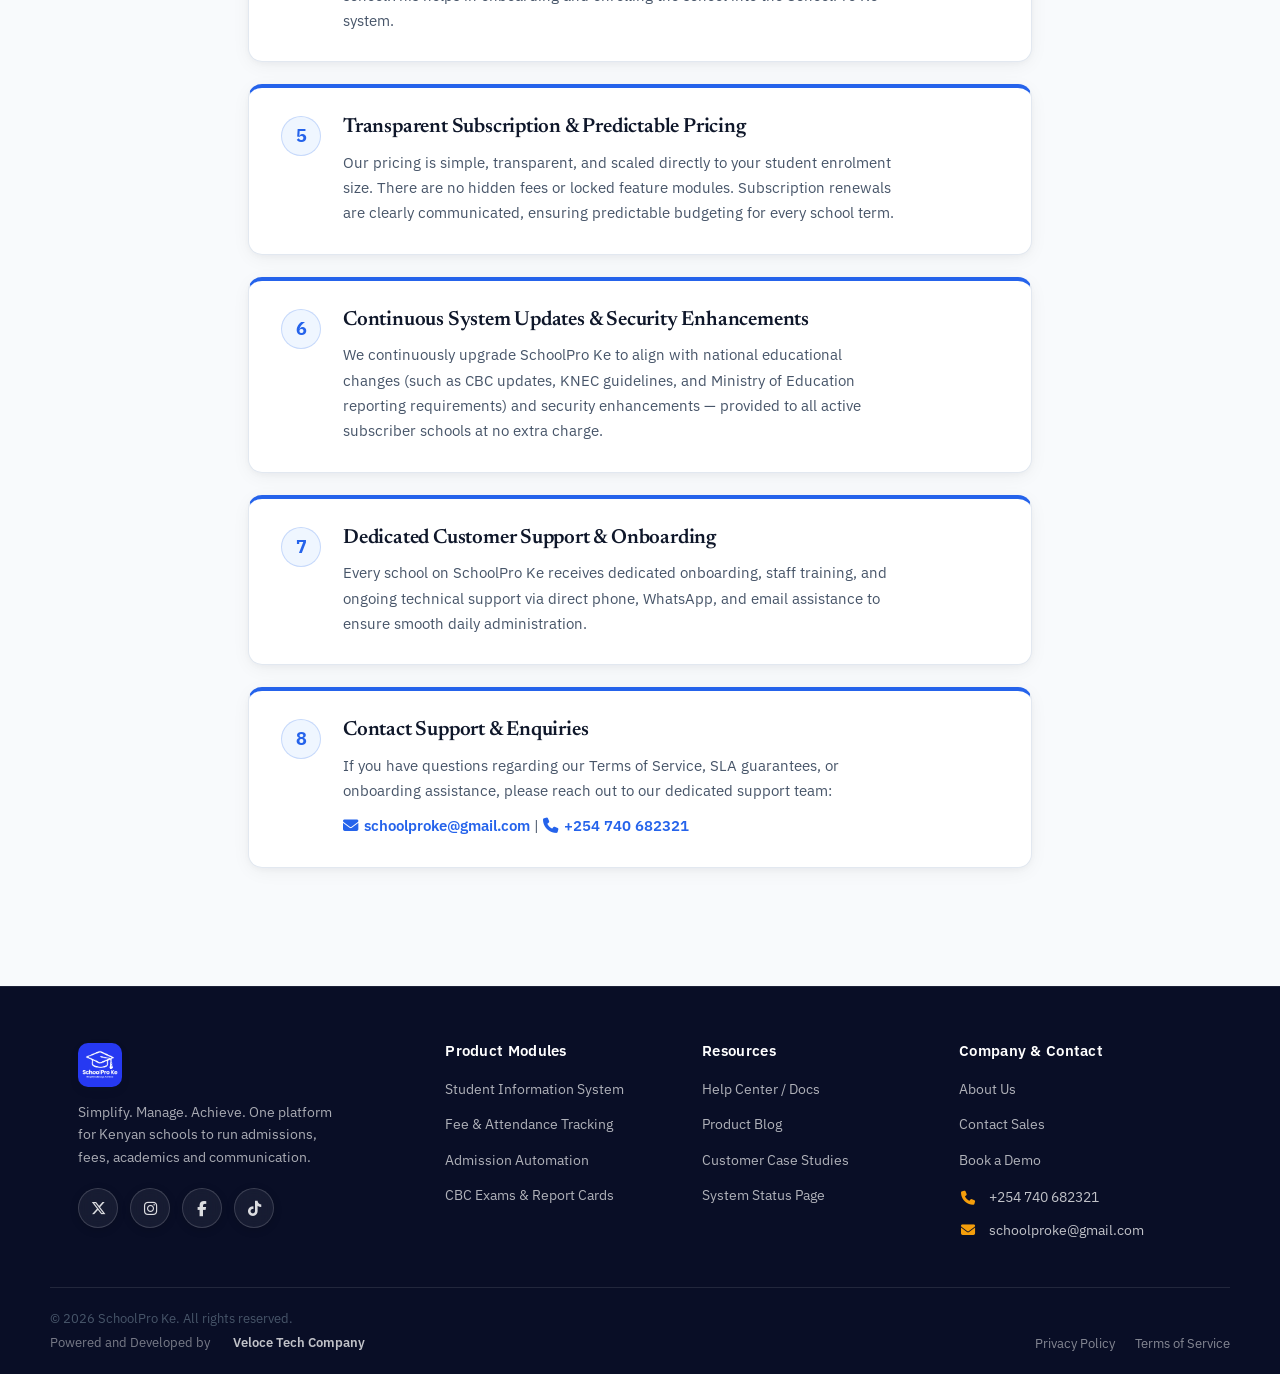
<file: terms.html>
<!DOCTYPE html>
<html lang="en">
<head>
<meta charset="UTF-8">
<meta name="viewport" content="width=device-width, initial-scale=1.0, viewport-fit=cover">
<title>Terms of Service & SLA Trust · SchoolPro Ke</title>
<meta name="description" content="SchoolPro Ke Terms of Service — clear commitments on system reliability, 100% data ownership, security guarantees, and compliance with Kenya's Data Protection Act, 2019.">
<link rel="icon" type="image/png" href="assets/logo.png">
<link rel="stylesheet" href="https://cdnjs.cloudflare.com/ajax/libs/font-awesome/6.5.1/css/all.min.css">
<link rel="stylesheet" href="style.css">
</head>
<body class="legal-page">

<!-- ============================= HEADER ============================= -->
<header class="header">
  <div class="navbar">
    <a href="index.html" class="logo-link">
      <img src="assets/logo.png" alt="SchoolPro Ke logo">
      <span class="logo-wordmark">SchoolPro Ke</span>
    </a>
    <div class="nav-menu-wrap" id="navMenu">
      <ul class="nav-links">
        <li class="has-dropdown">
          <button class="nav-top-link" type="button">Product <span class="chevron"></span></button>
          <div class="dropdown">
            <div class="dropdown-group">
              <span class="dropdown-label">Core SIS</span>
              <a class="dropdown-item" href="index.html#core-sis">Student Information System<span class="item-sub">Enrolment, records, streams &amp; status</span></a>
              <a class="dropdown-item" href="index.html#core-sis">Attendance &amp; Timetabling<span class="item-sub">Daily attendance, conflict-free timetables</span></a>
            </div>
            <div class="dropdown-group">
              <span class="dropdown-label">Fee Management</span>
              <a class="dropdown-item" href="index.html#fee-management">Fee Collection &amp; M-Pesa<span class="item-sub">Payments, structures, notices &amp; SMS</span></a>
              <a class="dropdown-item" href="index.html#fee-management">Fee Analytics<span class="item-sub">Expected vs. collected, arrears</span></a>
            </div>
            <div class="dropdown-group">
              <span class="dropdown-label">Parent App</span>
              <a class="dropdown-item" href="index.html#communication">Parent Portal<span class="item-sub">Report cards, statements, attendance</span></a>
              <a class="dropdown-item" href="index.html#communication">Announcements &amp; SMS<span class="item-sub">Approved updates to guardians</span></a>
            </div>
          </div>
        </li>
        <li class="has-dropdown">
          <button class="nav-top-link" type="button">Who It's For <span class="chevron"></span></button>
          <div class="dropdown">
            <a class="dropdown-item" href="for-roles.html?role=principals">For Principals<span class="item-sub">A school-wide dashboard, every approval in one place</span></a>
            <a class="dropdown-item" href="for-roles.html?role=teachers">For Teachers<span class="item-sub">Class and subject-teacher workspaces</span></a>
            <a class="dropdown-item" href="for-roles.html?role=parents">For Parents<span class="item-sub">Each child's fees, learning and school life</span></a>
            <a class="dropdown-item" href="for-registrars-accountants.html">For Registrars<span class="item-sub">Admissions, staff accounts and timetables</span></a>
            <a class="dropdown-item" href="for-roles.html?role=accountants">For Accountants<span class="item-sub">Fees, notices and collection insights</span></a>
            <a class="dropdown-item" href="for-librarians.html">For Librarians<span class="item-sub">Catalogue, issue, track returns</span></a>
          </div>
        </li>
        <li><a href="pricing.html">Pricing</a></li>
        <li class="has-dropdown">
          <button class="nav-top-link" type="button">Resources <span class="chevron"></span></button>
          <div class="dropdown">
            <a class="dropdown-item" href="resources.html#help-center">Help Center / Docs</a>
            <a class="dropdown-item" href="resources.html#blog">Product Blog</a>
            <a class="dropdown-item" href="resources.html#case-studies">Customer Case Studies</a>
            <a class="dropdown-item" href="resources.html#status">System Status</a>
          </div>
        </li>
        <li><a href="contact.html">Contact Us</a></li>
      </ul>
      <div class="nav-right">
        <a href="https://schoolpro-ke-coded-by-44-men-of-veloce-in.base44.app/" target="_blank" rel="noopener noreferrer" class="btn btn-ghost btn-small">Log in</a>
        <a href="contact.html" class="btn btn-primary btn-small">Book a Demo</a>
      </div>
    </div>
    <button class="hamburger" id="hamburger" aria-label="Toggle menu"><span class="bar"></span><span class="bar"></span><span class="bar"></span></button>
  </div>
</header>

<!-- ============================= PAGE HERO ============================= -->
<section class="page-hero">
  <div class="container">
    <span class="eyebrow"><i class="fas fa-handshake"></i> Operational Partnership &amp; Service Agreement</span>
    <h1>Terms of Service</h1>
    <p>Transparent commitments to system availability, data protection under the Kenya Data Protection Act 2019, 100% institutional data ownership, and enterprise-grade platform performance.</p>
  </div>
  <div class="wave-divider"><svg viewBox="0 0 1200 60" preserveAspectRatio="none"><path d="M0,30 C200,60 400,0 600,30 C800,60 1000,0 1200,30 L1200,60 L0,60 Z" fill="#FFFFFF"></path></svg></div>
</section>

<!-- ============================= LEGAL CONTENT ============================= -->
<section class="section" style="padding-top:0;">
  <div class="container legal-container">
    
    <div class="legal-trust-banner">
      <div class="banner-icon"><i class="fas fa-award"></i></div>
      <div>
        <h4>Built on Trust, High Uptime &amp; Statutory Compliance</h4>
        <p>SchoolPro Ke is designed to be your long-term technology partner. We guarantee 100% data ownership for your school, transparent SLA support, high system uptime during critical term seasons, and strict adherence to Kenyan laws.</p>
      </div>
    </div>

    <div class="legal-card">
      <div class="legal-num">1</div>
      <div>
        <h3>Statutory Compliance &amp; Regulatory Standard</h3>
        <p>SchoolPro Ke is bound by and operates under the <strong>Kenya Data Protection Act, 2019</strong>. We adhere strictly to statutory provisions governing data processing, confidentiality, and institutional data handling in Kenya.</p>
      </div>
    </div>

    <div class="legal-card">
      <div class="legal-num">2</div>
      <div>
        <h3>100% School Data Ownership &amp; Integrity</h3>
        <p>Your educational institution retains absolute 100% ownership of all student registers, academic CBC marks, attendance records, and financial fee logs. SchoolPro Ke acts purely as a technology provider and custodian. Your data belongs exclusively to your institution, and you may request full data exports at any time without restriction.</p>
      </div>
    </div>

    <div class="legal-card">
      <div class="legal-num">3</div>
      <div>
        <h3>Service Level Commitment &amp; High Availability</h3>
        <p>We understand that school operations depend on steady, uninterrupted access — especially during admission drives, M-Pesa fee collection periods, and CBC report card compilation. We commit to maintaining high platform uptime, enterprise-grade cloud infrastructure, proactive load balancing, and prompt technical support for all subscribed schools.</p>
      </div>
    </div>

    <div class="legal-card">
      <div class="legal-num">4</div>
      <div>
        <h3>Platform Usage &amp; Authorized Staff Accounts</h3>
        <p>Schools may create unlimited authorized accounts for ; registrars, accountants, teachers, and librarians. Each staff member receives secure credentials managed via Role-Based Access Control (RBAC) to ensure security and administrative oversight across all streams and departments.While any user have the rights to change his or her username and password.The SchoolPro Ke Administration will only requre Principal's personal data such as Official name, Phone number, email address , while can be updated for the case of principal transfer to another school.This helps in onboarding and enrolling the school into the SchoolPro Ke system.</p>
      </div>
    </div>

    <div class="legal-card">
      <div class="legal-num">5</div>
      <div>
        <h3>Transparent Subscription &amp; Predictable Pricing</h3>
        <p>Our pricing is simple, transparent, and scaled directly to your student enrolment size. There are no hidden fees or locked feature modules. Subscription renewals are clearly communicated, ensuring predictable budgeting for every school term.</p>
      </div>
    </div>

    <div class="legal-card">
      <div class="legal-num">6</div>
      <div>
        <h3>Continuous System Updates &amp; Security Enhancements</h3>
        <p>We continuously upgrade SchoolPro Ke to align with national educational changes (such as CBC updates, KNEC guidelines, and Ministry of Education reporting requirements) and security enhancements — provided to all active subscriber schools at no extra charge.</p>
      </div>
    </div>

    <div class="legal-card">
      <div class="legal-num">7</div>
      <div>
        <h3>Dedicated Customer Support &amp; Onboarding</h3>
        <p>Every school on SchoolPro Ke receives dedicated onboarding, staff training, and ongoing technical support via direct phone, WhatsApp, and email assistance to ensure smooth daily administration.</p>
      </div>
    </div>

    <div class="legal-card">
      <div class="legal-num">8</div>
      <div>
        <h3>Contact Support &amp; Enquiries</h3>
        <p>If you have questions regarding our Terms of Service, SLA guarantees, or onboarding assistance, please reach out to our dedicated support team:</p>
        <p style="margin-top:10px;"><a href="mailto:schoolproke@gmail.com" class="legal-email-link"><i class="fas fa-envelope"></i> schoolproke@gmail.com</a> | <a href="tel:+254740682321" class="legal-email-link"><i class="fas fa-phone"></i> +254 740 682321</a></p>
      </div>
    </div>

  </div>
</section>

<!-- ============================= FOOTER ============================= -->
<footer class="footer">
  <div class="container footer-top">
    <div class="footer-grid">
      <div class="footer-col">
        <a href="index.html" class="logo-link">
          <img src="assets/logo.png" alt="SchoolPro Ke logo" style="height:44px;width:44px;border-radius:10px;">
        </a>
        <p class="footer-brand-desc">Simplify. Manage. Achieve. One platform for Kenyan schools to run admissions, fees, academics and communication.</p>
        <div class="social-row">
          <a href="https://x.com/SchoolProKe" target="_blank" rel="noopener noreferrer" aria-label="X (Twitter)"><i class="fab fa-x-twitter"></i></a>
          <a href="https://www.instagram.com/schoolpro_ke/" target="_blank" rel="noopener noreferrer" aria-label="Instagram"><i class="fab fa-instagram"></i></a>
          <a href="https://www.facebook.com/profile.php?id=61594806435156" target="_blank" rel="noopener noreferrer" aria-label="Facebook"><i class="fab fa-facebook-f"></i></a>
          <a href="https://www.tiktok.com/@schoolpro_ke?lang=en" target="_blank" rel="noopener noreferrer" aria-label="TikTok"><i class="fab fa-tiktok"></i></a>
        </div>
      </div>
      <div class="footer-col">
        <h4>Product Modules</h4>
        <ul class="footer-links">
          <li><a href="index.html#core-sis">Student Information System</a></li>
          <li><a href="index.html#fee-management">Fee &amp; Attendance Tracking</a></li>
          <li><a href="index.html#core-sis">Admission Automation</a></li>
          <li><a href="index.html#core-sis">CBC Exams &amp; Report Cards</a></li>
        </ul>
      </div>
      <div class="footer-col">
        <h4>Resources</h4>
        <ul class="footer-links">
          <li><a href="resources.html#help-center">Help Center / Docs</a></li>
          <li><a href="resources.html#blog">Product Blog</a></li>
          <li><a href="resources.html#case-studies">Customer Case Studies</a></li>
          <li><a href="resources.html#status">System Status Page</a></li>
        </ul>
      </div>
      <div class="footer-col">
        <h4>Company &amp; Contact</h4>
        <ul class="footer-links">
          <li><a href="contact.html">About Us</a></li>
          <li><a href="contact.html">Contact Sales</a></li>
          <li><a href="contact.html">Book a Demo</a></li>
        </ul>
        <div class="footer-contact-item" style="margin-top:14px;"><i class="fas fa-phone"></i><a href="tel:+254740682321">+254 740 682321</a></div>
        <div class="footer-contact-item"><i class="fas fa-envelope"></i><a href="mailto:schoolproke@gmail.com">schoolproke@gmail.com</a></div>
      </div>
    </div>
  </div>
  <div class="container footer-bottom">
    <div class="footer-bottom-left">
      <p>© 2026 SchoolPro Ke. All rights reserved.</p>
      <p class="powered-by">Powered and Developed by <a href="https://velocetechcompany.com/" target="_blank" rel="noopener noreferrer">Veloce Tech Company</a></p>
    </div>
    <div>
      <a href="privacy-policy.html">Privacy Policy</a>
      <a href="terms.html">Terms of Service</a>
    </div>
  </div>
</footer>

<a href="https://wa.me/254740682321?text=Hello%20SchoolPro%20Ke%2C%20I%20have%20a%20terms%20question."
   class="whatsapp-float" target="_blank" rel="noopener noreferrer" aria-label="Chat on WhatsApp"><i class="fab fa-whatsapp"></i></a>

<script src="script.js"></script>
</body>
</html>
</file>
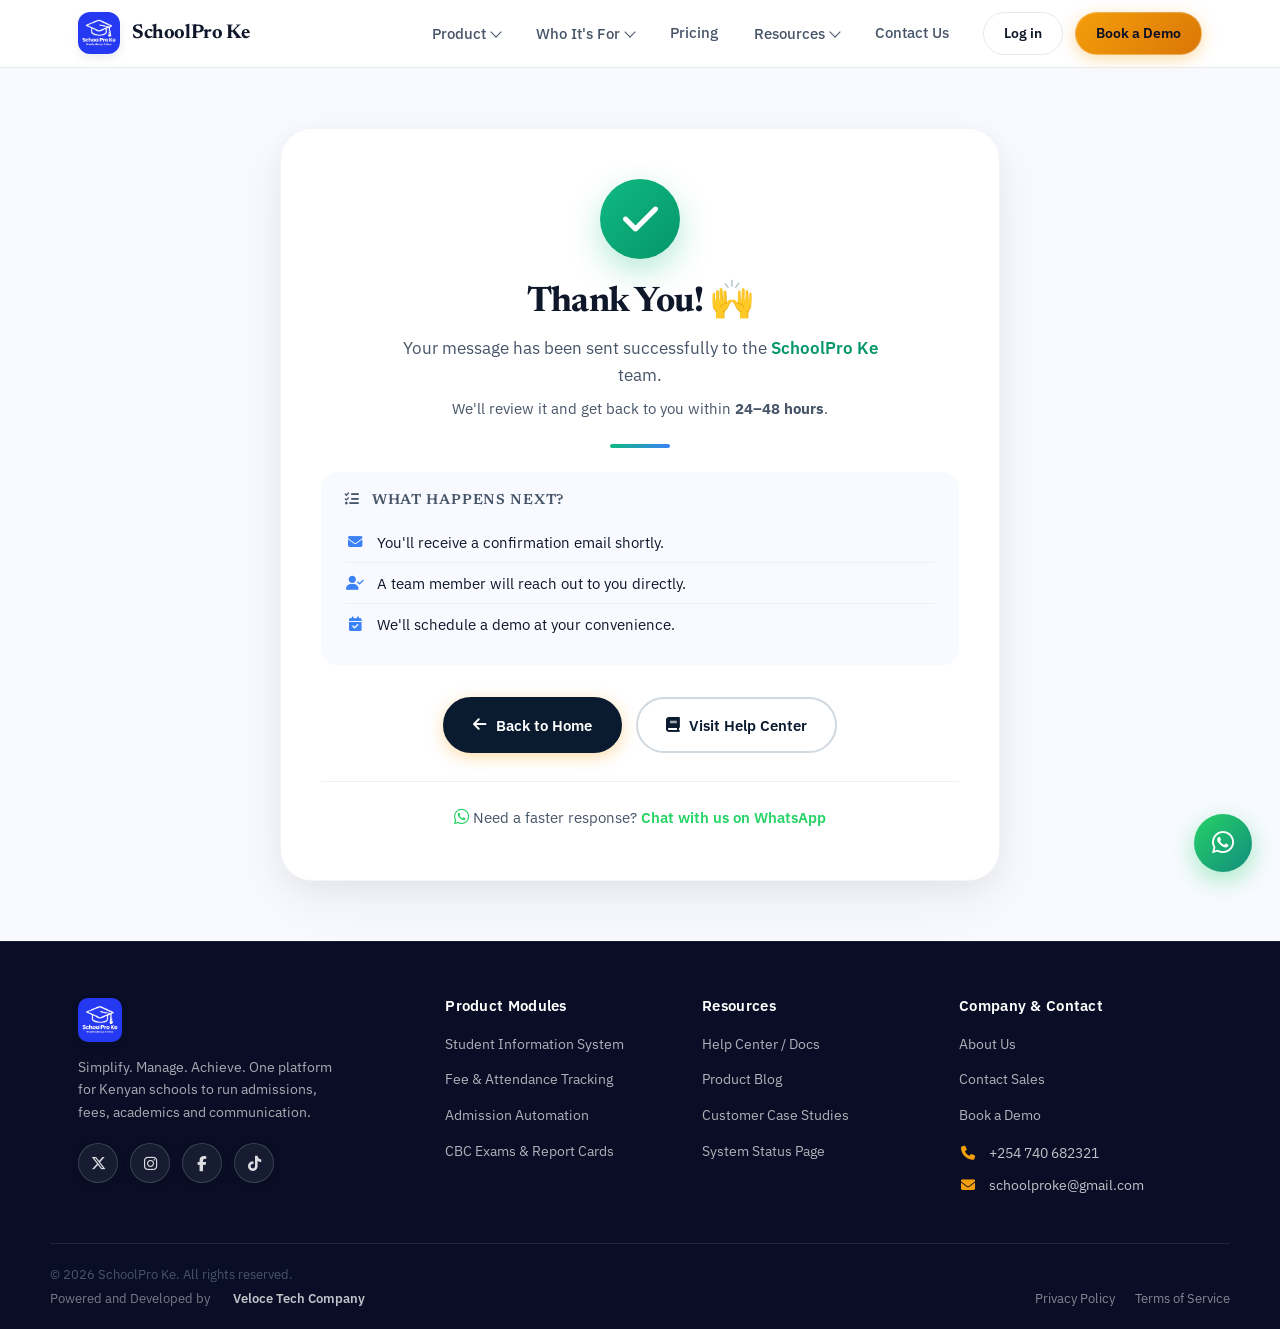
<file: thanks.html>
<!DOCTYPE html>
<html lang="en">
<head>
<meta charset="UTF-8">
<meta name="viewport" content="width=device-width, initial-scale=1.0, viewport-fit=cover">
<title>Thank You · SchoolPro Ke</title>
<meta name="description" content="Thank you for contacting SchoolPro Ke. Our team will get back to you soon.">
<link rel="canonical" href="https://schoolproke.co.ke/thanks.html">
<link rel="icon" type="image/png" href="assets/logo.png">
<link rel="stylesheet" href="https://cdnjs.cloudflare.com/ajax/libs/font-awesome/6.5.1/css/all.min.css">
<link rel="stylesheet" href="style.css">
<style>
  /* ===== THANK YOU PAGE SPECIFIC STYLES ===== */
  .thankyou-wrapper {
    min-height: 70vh;
    display: flex;
    align-items: center;
    justify-content: center;
    padding: 60px 20px;
    background: var(--bg-light, #f8faff);
  }

  .thankyou-card {
    max-width: 720px;
    width: 100%;
    background: #ffffff;
    border-radius: 32px;
    padding: 50px 40px;
    text-align: center;
    box-shadow: 0 20px 60px rgba(0, 0, 0, 0.06), 0 8px 24px rgba(0, 20, 60, 0.04);
    border: 1px solid rgba(0, 0, 0, 0.04);
    transition: all 0.3s ease;
  }

  .thankyou-card .checkmark {
    display: inline-flex;
    align-items: center;
    justify-content: center;
    width: 80px;
    height: 80px;
    border-radius: 50%;
    background: linear-gradient(135deg, #10b981, #059669);
    color: #fff;
    font-size: 40px;
    margin-bottom: 24px;
    box-shadow: 0 12px 32px rgba(16, 185, 129, 0.30);
  }

  .thankyou-card h1 {
    font-size: 2.2rem;
    font-weight: 700;
    color: var(--ink, #0a1a2f);
    margin-bottom: 12px;
    letter-spacing: -0.02em;
  }

  .thankyou-card p {
    font-size: 1.05rem;
    color: var(--ink-soft, #4a5b6e);
    line-height: 1.6;
    max-width: 500px;
    margin: 0 auto 8px;
  }

  .thankyou-card .highlight {
    color: #059669;
    font-weight: 600;
  }

  .thankyou-card .divider-line {
    width: 60px;
    height: 4px;
    background: linear-gradient(90deg, #10b981, #3b82f6);
    border-radius: 4px;
    margin: 24px auto;
  }

  .thankyou-card .next-steps {
    text-align: left;
    background: var(--bg-light, #f8faff);
    border-radius: 16px;
    padding: 20px 24px;
    margin: 24px 0 32px;
  }

  .thankyou-card .next-steps h4 {
    font-size: 0.9rem;
    text-transform: uppercase;
    letter-spacing: 0.06em;
    color: var(--ink-soft, #4a5b6e);
    margin-bottom: 12px;
    font-weight: 600;
  }

  .thankyou-card .next-steps ul {
    list-style: none;
    padding: 0;
    margin: 0;
  }

  .thankyou-card .next-steps ul li {
    display: flex;
    align-items: center;
    gap: 12px;
    padding: 8px 0;
    font-size: 0.95rem;
    color: var(--ink, #0a1a2f);
    border-bottom: 1px solid rgba(0,0,0,0.04);
  }

  .thankyou-card .next-steps ul li:last-child {
    border-bottom: none;
  }

  .thankyou-card .next-steps ul li i {
    color: #3b82f6;
    width: 20px;
    font-size: 0.9rem;
    text-align: center;
  }

  .thankyou-card .btn-group {
    display: flex;
    flex-wrap: wrap;
    gap: 14px;
    justify-content: center;
    margin-top: 8px;
  }

  .thankyou-card .btn-group .btn {
    min-width: 160px;
    padding: 14px 28px;
    font-weight: 600;
    border-radius: 50px;
    text-decoration: none;
    display: inline-flex;
    align-items: center;
    justify-content: center;
    gap: 10px;
    transition: all 0.25s ease;
  }

  .thankyou-card .btn-primary {
    background: #0a1a2f;
    color: #fff;
    border: 2px solid #0a1a2f;
  }

  .thankyou-card .btn-primary:hover {
    background: #1a2f4a;
    border-color: #1a2f4a;
    transform: translateY(-2px);
    box-shadow: 0 8px 24px rgba(10, 26, 47, 0.20);
  }

  .thankyou-card .btn-outline {
    background: transparent;
    color: #0a1a2f;
    border: 2px solid #d0d8e0;
  }

  .thankyou-card .btn-outline:hover {
    border-color: #0a1a2f;
    background: #f0f4fa;
    transform: translateY(-2px);
  }

  .thankyou-card .whatsapp-cta {
    margin-top: 28px;
    padding-top: 24px;
    border-top: 1px solid rgba(0,0,0,0.06);
    font-size: 0.92rem;
    color: var(--ink-soft, #4a5b6e);
  }

  .thankyou-card .whatsapp-cta a {
    color: #25D366;
    font-weight: 600;
    text-decoration: none;
  }

  .thankyou-card .whatsapp-cta a:hover {
    text-decoration: underline;
  }

  /* ===== RESPONSIVE ===== */
  @media (max-width: 600px) {
    .thankyou-card {
      padding: 32px 20px;
    }

    .thankyou-card h1 {
      font-size: 1.7rem;
    }

    .thankyou-card p {
      font-size: 0.95rem;
    }

    .thankyou-card .btn-group .btn {
      min-width: 100%;
      padding: 14px 20px;
    }

    .thankyou-card .next-steps {
      padding: 16px 18px;
    }
  }
</style>
</head>
<body>

<!-- ============================= HEADER ============================= -->
<header class="header">
  <div class="navbar">
    <a href="index.html" class="logo-link">
      <img src="assets/logo.png" alt="SchoolPro Ke logo">
      <span class="logo-wordmark">SchoolPro Ke</span>
    </a>
    <div class="nav-menu-wrap" id="navMenu">
      <ul class="nav-links">
        <li class="has-dropdown">
          <button class="nav-top-link" type="button">Product <span class="chevron"></span></button>
          <div class="dropdown">
            <div class="dropdown-group">
              <span class="dropdown-label">Core SIS</span>
              <a class="dropdown-item" href="index.html#core-sis">Student Information System<span class="item-sub">Enrolment, records, streams &amp; status</span></a>
              <a class="dropdown-item" href="index.html#core-sis">Attendance &amp; Timetabling<span class="item-sub">Daily attendance, conflict-free timetables</span></a>
            </div>
            <div class="dropdown-group">
              <span class="dropdown-label">Fee Management</span>
              <a class="dropdown-item" href="index.html#fee-management">Fee Collection &amp; M-Pesa<span class="item-sub">Payments, structures, notices &amp; SMS</span></a>
              <a class="dropdown-item" href="index.html#fee-management">Fee Analytics<span class="item-sub">Expected vs. collected, arrears</span></a>
            </div>
            <div class="dropdown-group">
              <span class="dropdown-label">Parent App</span>
              <a class="dropdown-item" href="index.html#communication">Parent Portal<span class="item-sub">Report cards, statements, attendance</span></a>
              <a class="dropdown-item" href="index.html#communication">Announcements &amp; SMS<span class="item-sub">Approved updates to guardians</span></a>
            </div>
          </div>
        </li>
        <li class="has-dropdown">
          <button class="nav-top-link" type="button">Who It's For <span class="chevron"></span></button>
          <div class="dropdown">
            <a class="dropdown-item" href="index.html#roles?role=principals">For Principals<span class="item-sub">A school-wide dashboard, every approval in one place</span></a>
            <a class="dropdown-item" href="index.html#roles?role=teachers">For Teachers<span class="item-sub">Attendance, CBC marks, syllabus &amp; lesson plans</span></a>
            <a class="dropdown-item" href="index.html#roles?role=parents">For Parents<span class="item-sub">Fees, results and attendance in one place</span></a>
            <a class="dropdown-item" href="for-registrars-accountants.html">For Registrars &amp; Accountants<span class="item-sub">Admissions, staff accounts, fee structures</span></a>
            <a class="dropdown-item" href="for-librarians.html">For Librarians<span class="item-sub">Catalogue, issue, track returns</span></a>
          </div>
        </li>
        <li><a href="pricing.html">Pricing</a></li>
        <li class="has-dropdown">
          <button class="nav-top-link" type="button">Resources <span class="chevron"></span></button>
          <div class="dropdown">
            <a class="dropdown-item" href="resources.html#help-center">Help Center / Docs</a>
            <a class="dropdown-item" href="resources.html#blog">Product Blog</a>
            <a class="dropdown-item" href="resources.html#case-studies">Customer Case Studies</a>
            <a class="dropdown-item" href="resources.html#status">System Status</a>
          </div>
        </li>
        <li><a href="contact.html">Contact Us</a></li>
      </ul>
      <div class="nav-right">
        <a href="https://schoolpro-ke-coded-by-44-men-of-veloce-in.base44.app/" target="_blank" rel="noopener noreferrer" class="btn btn-ghost btn-small">Log in</a>
        <a href="contact.html" class="btn btn-primary btn-small">Book a Demo</a>
      </div>
    </div>
    <button class="hamburger" id="hamburger" aria-label="Toggle menu"><span class="bar"></span><span class="bar"></span><span class="bar"></span></button>
  </div>
</header>

<!-- ============================= THANK YOU CONTENT ============================= -->
<main class="thankyou-wrapper">
  <div class="thankyou-card">

    <!-- Checkmark Icon -->
    <div class="checkmark">
      <i class="fas fa-check"></i>
    </div>

    <h1>Thank You! 🙌</h1>
    <p>Your message has been sent successfully to the <span class="highlight">SchoolPro Ke</span> team.</p>
    <p style="font-size: 0.92rem; color: var(--ink-soft, #4a5b6e);">We'll review it and get back to you within <strong>24–48 hours</strong>.</p>

    <div class="divider-line"></div>

    <!-- Next Steps -->
    <div class="next-steps">
      <h4><i class="fas fa-list-check" style="margin-right: 8px;"></i> What happens next?</h4>
      <ul>
        <li><i class="fas fa-envelope"></i> You'll receive a confirmation email shortly.</li>
        <li><i class="fas fa-user-check"></i> A team member will reach out to you directly.</li>
        <li><i class="fas fa-calendar-check"></i> We'll schedule a demo at your convenience.</li>
      </ul>
    </div>

    <!-- Action Buttons -->
    <div class="btn-group">
      <a href="index.html" class="btn btn-primary">
        <i class="fas fa-arrow-left"></i> Back to Home
      </a>
      <a href="resources.html#help-center" class="btn btn-outline">
        <i class="fas fa-book"></i> Visit Help Center
      </a>
    </div>

    <!-- WhatsApp CTA -->
    <div class="whatsapp-cta">
      <i class="fab fa-whatsapp" style="color:#25D366; font-size: 1.1rem;"></i>
      Need a faster response?
      <a href="https://wa.me/254740682321?text=Hello%20SchoolPro%20Ke%2C%20I%20just%20submitted%20a%20form%20and%20wanted%20to%20follow%20up." target="_blank" rel="noopener noreferrer">
        Chat with us on WhatsApp
      </a>
    </div>

  </div>
</main>

<!-- ============================= FOOTER ============================= -->
<footer class="footer">
  <div class="container footer-top">
    <div class="footer-grid">
      <div class="footer-col">
        <a href="index.html" class="logo-link">
          <img src="assets/logo.png" alt="SchoolPro Ke logo" style="height:44px;width:44px;border-radius:10px;">
        </a>
        <p class="footer-brand-desc">Simplify. Manage. Achieve. One platform for Kenyan schools to run admissions, fees, academics and communication.</p>
                <div class="social-row">
          <a href="https://x.com/SchoolProKe" target="_blank" rel="noopener noreferrer" aria-label="X (Twitter)"><i class="fab fa-x-twitter"></i></a>
          <a href="https://www.instagram.com/schoolpro_ke/" target="_blank" rel="noopener noreferrer" aria-label="Instagram"><i class="fab fa-instagram"></i></a>
          <a href="https://www.facebook.com/profile.php?id=61594806435156" target="_blank" rel="noopener noreferrer" aria-label="Facebook"><i class="fab fa-facebook-f"></i></a>
          <a href="https://www.tiktok.com/@schoolpro_ke?lang=en" target="_blank" rel="noopener noreferrer" aria-label="TikTok"><i class="fab fa-tiktok"></i></a>
        </div>
      </div>
      <div class="footer-col">
        <h4>Product Modules</h4>
        <ul class="footer-links">
          <li><a href="index.html#core-sis">Student Information System</a></li>
          <li><a href="index.html#fee-management">Fee &amp; Attendance Tracking</a></li>
          <li><a href="index.html#core-sis">Admission Automation</a></li>
          <li><a href="index.html#core-sis">CBC Exams &amp; Report Cards</a></li>
        </ul>
      </div>
      <div class="footer-col">
        <h4>Resources</h4>
        <ul class="footer-links">
          <li><a href="resources.html#help-center">Help Center / Docs</a></li>
          <li><a href="resources.html#blog">Product Blog</a></li>
          <li><a href="resources.html#case-studies">Customer Case Studies</a></li>
          <li><a href="resources.html#status">System Status Page</a></li>
        </ul>
      </div>
      <div class="footer-col">
        <h4>Company &amp; Contact</h4>
        <ul class="footer-links">
          <li><a href="contact.html">About Us</a></li>
          <li><a href="contact.html">Contact Sales</a></li>
          <li><a href="contact.html">Book a Demo</a></li>
        </ul>
        <div class="footer-contact-item" style="margin-top:14px;"><i class="fas fa-phone"></i><a href="tel:+254740682321">+254 740 682321</a></div>
        <div class="footer-contact-item"><i class="fas fa-envelope"></i><a href="mailto:schoolproke@gmail.com">schoolproke@gmail.com</a></div>
      </div>
    </div>
  </div>
  <div class="container footer-bottom">
    <div class="footer-bottom-left">
      <p>© 2026 SchoolPro Ke. All rights reserved.</p>
      <p class="powered-by">Powered and Developed by <a href="https://velocetechcompany.com/" target="_blank" rel="noopener noreferrer">Veloce Tech Company</a></p>
    </div>
    <div>
      <a href="privacy-policy.html">Privacy Policy</a>
      <a href="terms.html">Terms of Service</a>
    </div>
  </div>
</footer>

<a href="https://wa.me/254740682321?text=Hello%20SchoolPro%20Ke%2C%20I%20would%20like%20to%20book%20a%20demo."
   class="whatsapp-float" target="_blank" rel="noopener noreferrer" aria-label="Chat on WhatsApp"><i class="fab fa-whatsapp"></i></a>

<script src="script.js"></script>
</body>
</html>
</file>
<file: style.css>
/* ===================================================================
   SchoolPro Ke — Modern Design System & Visual Masterpiece
   Aesthetic overhaul: deep slate navy, vibrant sapphire blue, amber accents,
   glassmorphic surface physics, smooth micro-interactions & responsive perfection.
   =================================================================== */

@import url('https://fonts.googleapis.com/css2?family=Newsreader:ital,opsz,wght@0,6..72,500;0,6..72,600;0,6..72,700;1,6..72,500&family=IBM+Plex+Sans:ital,wght@0,400;0,500;0,600;0,700;1,400&family=IBM+Plex+Mono:wght@500;600;700&display=swap');

:root {
  --ink:          #0F172A;
  --ink-soft:     #475569;
  --ink-light:    #64748B;
  --blue:         #2563EB;
  --blue-dark:    #1D4ED8;
  --blue-deep:    #090E26;
  --blue-light:   #EFF6FF;
  --blue-glow:    rgba(37, 99, 235, 0.35);
  --paper:        #F8FAFC;
  --paper-alt:    #F1F5F9;
  --white:        #FFFFFF;
  --amber:        #F59E0B;
  --amber-dark:   #D97706;
  --amber-glow:   rgba(245, 158, 11, 0.35);
  --green:        #10B981;
  --green-soft:   #ECFDF5;
  --green-dark:   #059669;
  --line:         #E2E8F0;
  --line-soft:    #F1F5F9;

  --font-display: 'Newsreader', Georgia, serif;
  --font-body:    'IBM Plex Sans', -apple-system, BlinkMacSystemFont, 'Segoe UI', sans-serif;
  --font-mono:    'IBM Plex Mono', 'SFMono-Regular', Consolas, monospace;

  --radius-sm:    8px;
  --radius-md:    14px;
  --radius-lg:    24px;

  --shadow-sm:    0 1px 3px rgba(15, 23, 42, 0.05), 0 1px 2px rgba(15, 23, 42, 0.03);
  --shadow-card:  0 4px 20px -2px rgba(15, 23, 42, 0.06), 0 2px 6px -1px rgba(15, 23, 42, 0.04);
  --shadow-hover: 0 20px 35px -8px rgba(37, 99, 235, 0.16), 0 8px 16px -4px rgba(15, 23, 42, 0.06);
  --shadow-glow:  0 0 35px rgba(37, 99, 235, 0.25);
  --shadow-dark:  0 24px 50px -12px rgba(0, 0, 0, 0.4);

  --max-width:    1180px;
}

*, *::before, *::after {
  box-sizing: border-box;
}

:focus-visible {
  outline: 2.5px solid var(--blue);
  outline-offset: 3px;
  border-radius: 4px;
}

html {
  scroll-behavior: smooth;
  overflow-x: hidden;
}

html:focus-within {
  scroll-behavior: smooth;
}

@media (prefers-reduced-motion: reduce) {
  html { scroll-behavior: auto; }
  *, *::before, *::after {
    animation-duration: 0.01ms !important;
    animation-iteration-count: 1 !important;
    transition-duration: 0.01ms !important;
  }
}

body {
  margin: 0;
  font-family: var(--font-body);
  color: var(--ink);
  background: var(--white);
  line-height: 1.6;
  -webkit-font-smoothing: antialiased;
  -moz-osx-font-smoothing: grayscale;
  overflow-x: hidden;
}

h1, h2, h3, h4 {
  font-family: var(--font-display);
  font-weight: 600;
  color: var(--ink);
  margin: 0 0 0.5em;
  line-height: 1.15;
  letter-spacing: -0.015em;
}

h1 {
  font-size: clamp(2.4rem, 4.2vw, 3.6rem);
  font-weight: 600;
  letter-spacing: -0.025em;
}

h2 {
  font-size: clamp(1.8rem, 2.8vw, 2.4rem);
  letter-spacing: -0.02em;
}

h3 {
  font-size: 1.32rem;
  letter-spacing: -0.01em;
}

p {
  margin: 0 0 1em;
  color: var(--ink-soft);
  max-width: 62ch;
}

a {
  color: inherit;
  text-decoration: none;
}

ul {
  margin: 0;
  padding: 0;
  list-style: none;
}

img {
  max-width: 100%;
  display: block;
}

button {
  font-family: inherit;
}

.mono {
  font-family: var(--font-mono);
}

.container {
  max-width: var(--max-width);
  margin: 0 auto;
  padding: 0 28px;
}

.section {
  padding: 96px 0;
  scroll-margin-top: 88px;
  position: relative;
}

[id] {
  scroll-margin-top: 88px;
}

.section-tight {
  padding: 60px 0;
}

.section-head {
  max-width: 650px;
  margin-bottom: 48px;
}

.section-head p {
  font-size: 1.08rem;
  line-height: 1.6;
}

/* ===================================================================
   Keyframe Animations
   =================================================================== */
@keyframes float-1 {
  0%, 100% { transform: translateY(0px) rotate(0deg); }
  50% { transform: translateY(-8px) rotate(0.6deg); }
}

@keyframes float-2 {
  0%, 100% { transform: translateY(0px) rotate(0deg); }
  50% { transform: translateY(8px) rotate(-0.6deg); }
}

@keyframes pulse-ring {
  0% { box-shadow: 0 0 0 0 rgba(37, 211, 102, 0.6); }
  70% { box-shadow: 0 0 0 18px rgba(37, 211, 102, 0); }
  100% { box-shadow: 0 0 0 0 rgba(37, 211, 102, 0); }
}

@keyframes eyebrow-pulse {
  0%, 100% { transform: scale(1); opacity: 1; }
  50% { transform: scale(1.4); opacity: 0.6; }
}

@keyframes glow-shift {
  0%, 100% { opacity: 0.4; transform: scale(1); }
  50% { opacity: 0.7; transform: scale(1.08); }
}

@keyframes slideDown {
  from { opacity: 0; transform: translateY(-8px); }
  to { opacity: 1; transform: translateY(0); }
}

/* ===================================================================
   Buttons
   =================================================================== */
.btn {
  display: inline-flex;
  align-items: center;
  justify-content: center;
  gap: 10px;
  padding: 13px 26px;
  border-radius: 999px;
  font-weight: 600;
  font-size: 0.96rem;
  border: 1.5px solid transparent;
  cursor: pointer;
  transition: all 0.25s cubic-bezier(0.16, 1, 0.3, 1);
  white-space: nowrap;
  position: relative;
  overflow: hidden;
  isolation: isolate;
  text-align: center;
}

.btn:active {
  transform: scale(0.97);
}

.btn-primary {
  background: linear-gradient(135deg, var(--amber) 0%, var(--amber-dark) 100%);
  color: var(--blue-deep);
  box-shadow: 0 4px 16px var(--amber-glow);
  border: 1px solid rgba(255, 255, 255, 0.3);
}

.btn-primary:hover {
  background: linear-gradient(135deg, #FBBF24 0%, #D97706 100%);
  box-shadow: 0 8px 24px var(--amber-glow), 0 0 0 1px var(--amber);
  transform: translateY(-2px);
}

.btn-secondary {
  background: linear-gradient(135deg, var(--blue) 0%, var(--blue-dark) 100%);
  color: var(--white);
  box-shadow: 0 4px 16px var(--blue-glow);
  border: 1px solid rgba(255, 255, 255, 0.2);
}

.btn-secondary:hover {
  background: linear-gradient(135deg, #3B82F6 0%, #1D4ED8 100%);
  box-shadow: 0 8px 26px var(--blue-glow), 0 0 0 1px var(--blue);
  transform: translateY(-2px);
}

.btn-ghost {
  background: rgba(255, 255, 255, 0.06);
  color: var(--ink);
  border-color: var(--line);
  backdrop-filter: blur(8px);
}

.btn-ghost:hover {
  background: var(--paper-alt);
  border-color: var(--ink);
  transform: translateY(-1px);
}

.btn-outline-light {
  background: rgba(255, 255, 255, 0.08);
  color: var(--white);
  border-color: rgba(255, 255, 255, 0.35);
  backdrop-filter: blur(10px);
}

.btn-outline-light:hover {
  background: rgba(255, 255, 255, 0.18);
  border-color: var(--white);
  transform: translateY(-2px);
}

.btn-block {
  width: 100%;
  justify-content: center;
}

.btn-small {
  padding: 9px 20px;
  font-size: 0.88rem;
}

.btn-text {
  display: inline-flex;
  align-items: center;
  gap: 6px;
  font-weight: 600;
  color: var(--blue);
  transition: gap 0.2s ease, color 0.2s ease;
}

.btn-text:hover {
  color: var(--blue-dark);
  gap: 10px;
}

/* ===================================================================
   Header / Navigation
   =================================================================== */
.header {
  position: sticky;
  top: 0;
  z-index: 200;
  background: rgba(255, 255, 255, 0.88);
  backdrop-filter: saturate(180%) blur(16px);
  border-bottom: 1px solid rgba(226, 232, 240, 0.8);
  transition: box-shadow 0.3s ease, background 0.3s ease;
}

.navbar {
  max-width: var(--max-width);
  margin: 0 auto;
  padding: 12px 28px;
  display: flex;
  align-items: center;
  justify-content: space-between;
  gap: 24px;
}

.logo-link {
  display: flex;
  align-items: center;
  flex-shrink: 0;
  transition: transform 0.2s ease;
}

.logo-link:hover {
  transform: scale(1.02);
}

.logo-link img {
  height: 42px;
  width: 42px;
  border-radius: 12px;
  box-shadow: 0 4px 10px rgba(15, 23, 42, 0.08);
}

.logo-wordmark {
  font-family: var(--font-display);
  font-weight: 700;
  font-size: 1.25rem;
  margin-left: 12px;
  color: var(--ink);
  letter-spacing: -0.02em;
}

.nav-menu-wrap {
  display: flex;
  align-items: center;
  gap: 6px;
  flex: 1;
  justify-content: flex-end;
}

.nav-links {
  display: flex;
  align-items: center;
  gap: 4px;
}

.nav-links > li {
  position: relative;
}

.nav-links > li > a,
.nav-links > li > button.nav-top-link {
  display: flex;
  align-items: center;
  gap: 6px;
  padding: 9px 16px;
  font-size: 0.94rem;
  font-weight: 500;
  color: var(--ink-soft);
  border-radius: var(--radius-sm);
  background: none;
  border: none;
  cursor: pointer;
  transition: all 0.2s ease;
}

.nav-links > li > a:hover,
.nav-links > li > button.nav-top-link:hover {
  background: var(--paper-alt);
  color: var(--ink);
}

.nav-links > li > a.active {
  color: var(--blue);
  font-weight: 600;
  background: var(--blue-light);
}

.chevron {
  width: 8px;
  height: 8px;
  border-right: 1.8px solid currentColor;
  border-bottom: 1.8px solid currentColor;
  transform: rotate(45deg);
  margin-top: -3px;
  transition: transform 0.2s ease;
}

.has-dropdown:hover .chevron,
.has-dropdown.open .chevron {
  transform: rotate(225deg);
  margin-top: 3px;
}

.dropdown {
  position: absolute;
  top: calc(100% + 8px);
  left: 0;
  min-width: 320px;
  background: rgba(255, 255, 255, 0.98);
  backdrop-filter: blur(20px);
  border: 1px solid var(--line);
  border-top: 3px solid var(--blue);
  border-radius: var(--radius-md);
  box-shadow: 0 20px 45px -10px rgba(15, 23, 42, 0.16);
  padding: 12px;
  opacity: 0;
  visibility: hidden;
  transform: translateY(10px);
  transition: opacity 0.2s cubic-bezier(0.16, 1, 0.3, 1), transform 0.2s cubic-bezier(0.16, 1, 0.3, 1), visibility 0.2s;
}

.has-dropdown:hover .dropdown,
.has-dropdown.open .dropdown {
  opacity: 1;
  visibility: visible;
  transform: translateY(0);
}

.dropdown-group + .dropdown-group {
  margin-top: 6px;
  padding-top: 8px;
  border-top: 1px solid var(--line-soft);
}

.dropdown-label {
  font-size: 0.72rem;
  font-weight: 700;
  color: var(--ink-light);
  text-transform: uppercase;
  letter-spacing: 0.06em;
  padding: 6px 12px 4px;
}

.dropdown a.dropdown-item {
  display: flex;
  flex-direction: column;
  gap: 2px;
  padding: 10px 12px;
  border-radius: var(--radius-sm);
  font-size: 0.93rem;
  font-weight: 600;
  color: var(--ink);
  transition: all 0.18s ease;
}

.dropdown a.dropdown-item:hover {
  background: var(--blue-light);
  color: var(--blue);
  transform: translateX(3px);
}

.dropdown a.dropdown-item span.item-sub {
  font-weight: 400;
  font-size: 0.82rem;
  color: var(--ink-soft);
}

.nav-right {
  display: flex;
  align-items: center;
  gap: 12px;
  margin-left: 12px;
}

.hamburger {
  display: none;
  flex-direction: column;
  gap: 5px;
  background: none;
  border: none;
  cursor: pointer;
  padding: 8px;
  border-radius: var(--radius-sm);
  transition: background 0.2s ease;
}

.hamburger:hover {
  background: var(--paper-alt);
}

.hamburger .bar {
  width: 24px;
  height: 2px;
  background: var(--ink);
  border-radius: 2px;
  transition: all 0.25s ease;
}

/* ===================================================================
   Hero Section
   =================================================================== */
.hero {
  position: relative;
  padding: 80px 0 60px;
  overflow: hidden;
  isolation: isolate;
  background: radial-gradient(circle at 80% 20%, rgba(37, 99, 235, 0.28) 0%, transparent 45%),
              radial-gradient(circle at 20% 80%, rgba(245, 158, 11, 0.18) 0%, transparent 45%),
              var(--blue-deep);
}

.hero-video {
  position: absolute;
  inset: 0;
  z-index: -2;
  width: 100%;
  height: 100%;
  object-fit: cover;
  opacity: 0.35;
  filter: contrast(110%) saturate(120%);
}

.hero::before {
  content: '';
  position: absolute;
  inset: 0;
  z-index: -1;
  background: linear-gradient(110deg, rgba(9, 14, 38, 0.94) 0%, rgba(9, 14, 38, 0.85) 55%, rgba(9, 14, 38, 0.65) 100%);
}

.hero-grid {
  position: relative;
  z-index: 1;
  display: grid;
  grid-template-columns: 1.05fr 0.95fr;
  gap: 60px;
  align-items: center;
}

.hero-eyebrow {
  display: inline-flex;
  align-items: center;
  gap: 10px;
  font-size: 0.86rem;
  font-weight: 600;
  color: #FDE68A;
  background: rgba(255, 255, 255, 0.1);
  border: 1px solid rgba(255, 255, 255, 0.22);
  backdrop-filter: blur(12px);
  padding: 8px 16px;
  border-radius: 999px;
  margin-bottom: 22px;
  box-shadow: 0 4px 16px rgba(0, 0, 0, 0.2);
}

.hero-eyebrow .dot {
  width: 8px;
  height: 8px;
  border-radius: 50%;
  background: var(--amber);
  box-shadow: 0 0 10px var(--amber);
  animation: eyebrow-pulse 2s infinite ease-in-out;
}

.hero-copy h1 {
  margin-bottom: 22px;
  color: var(--white);
  font-size: clamp(2.6rem, 4.8vw, 4.2rem);
  letter-spacing: -0.035em;
  line-height: 1.12;
  background: linear-gradient(135deg, #FFFFFF 0%, #E2E8F0 100%);
  -webkit-background-clip: text;
  -webkit-text-fill-color: transparent;
}

.hero-copy p.lead {
  font-size: 1.15rem;
  max-width: 48ch;
  color: rgba(241, 245, 249, 0.88);
  line-height: 1.65;
}

.hero-actions {
  display: flex;
  flex-wrap: wrap;
  gap: 16px;
  margin-top: 32px;
}

.hero-actions .btn-ghost {
  color: var(--white);
  border-color: rgba(255, 255, 255, 0.4);
  background: rgba(255, 255, 255, 0.08);
}

.hero-actions .btn-ghost:hover {
  background: rgba(255, 255, 255, 0.2);
  border-color: var(--white);
  transform: translateY(-2px);
}

/* Hero Dashboard Visual */
.hero-visual {
  position: relative;
  padding: 6px 26px 46px 0;
}

.mock-frame {
  position: relative;
  border-radius: var(--radius-lg);
  background: rgba(255, 255, 255, 0.95);
  backdrop-filter: blur(20px);
  border: 1px solid rgba(255, 255, 255, 0.6);
  box-shadow: var(--shadow-dark), 0 0 0 1px rgba(255, 255, 255, 0.15);
  padding: 18px;
  transition: transform 0.3s ease;
}

.mock-bar {
  display: flex;
  gap: 8px;
  padding: 2px 4px 14px;
}

.mock-bar span {
  width: 10px;
  height: 10px;
  border-radius: 50%;
  background: #CBD5E1;
}

.mock-bar span:nth-child(1) { background: #EF4444; }
.mock-bar span:nth-child(2) { background: #F59E0B; }
.mock-bar span:nth-child(3) { background: #10B981; }

.mock-screen {
  background: linear-gradient(160deg, #090E26 0%, #121B3E 100%);
  border-radius: var(--radius-md);
  padding: 22px;
  color: var(--white);
  border: 1px solid rgba(255, 255, 255, 0.1);
  box-shadow: inset 0 1px 1px rgba(255, 255, 255, 0.1);
}

.mock-screen .mock-title {
  font-size: 0.8rem;
  color: rgba(255, 255, 255, 0.6);
  margin-bottom: 16px;
  display: flex;
  align-items: center;
  justify-content: space-between;
  font-weight: 500;
}

.mock-stat-row {
  display: grid;
  grid-template-columns: repeat(3, 1fr);
  gap: 12px;
  margin-bottom: 16px;
}

.mock-stat {
  background: rgba(255, 255, 255, 0.06);
  border: 1px solid rgba(255, 255, 255, 0.1);
  border-radius: 12px;
  padding: 14px;
  backdrop-filter: blur(8px);
}

.mock-stat .num {
  font-family: var(--font-mono);
  font-size: 1.15rem;
  font-weight: 700;
  color: var(--white);
}

.mock-stat .lbl {
  font-size: 0.74rem;
  color: rgba(255, 255, 255, 0.6);
  margin-top: 4px;
}

.mock-bars {
  display: flex;
  align-items: flex-end;
  gap: 8px;
  height: 80px;
  background: rgba(255, 255, 255, 0.04);
  border-radius: 12px;
  padding: 12px;
  border: 1px solid rgba(255, 255, 255, 0.06);
}

.mock-bars i {
  display: block;
  flex: 1;
  background: linear-gradient(180deg, var(--amber) 0%, var(--amber-dark) 100%);
  border-radius: 6px 6px 0 0;
  opacity: 0.95;
  box-shadow: 0 0 12px var(--amber-glow);
  transition: height 0.5s ease;
}

.mock-float {
  position: absolute;
  background: rgba(255, 255, 255, 0.98);
  backdrop-filter: blur(16px);
  border: 1px solid var(--line);
  border-radius: var(--radius-md);
  box-shadow: 0 16px 36px -8px rgba(15, 23, 42, 0.2);
  padding: 14px 18px;
  font-size: 0.85rem;
  display: flex;
  align-items: center;
  gap: 12px;
  z-index: 10;
}

.mock-float .ic {
  width: 36px;
  height: 36px;
  border-radius: 10px;
  display: flex;
  align-items: center;
  justify-content: center;
  flex-shrink: 0;
  font-size: 0.95rem;
}

.mock-float.float-1 {
  top: -18px;
  right: -14px;
  animation: float-1 5s ease-in-out infinite;
}

.mock-float.float-1 .ic {
  background: var(--green-soft);
  color: var(--green);
}

.mock-float.float-2 {
  bottom: -20px;
  left: -18px;
  animation: float-2 6s ease-in-out infinite;
}

.mock-float.float-2 .ic {
  background: var(--blue-light);
  color: var(--blue);
}

.mock-float strong {
  display: block;
  font-family: var(--font-mono);
  font-size: 0.92rem;
  color: var(--ink);
}

.mock-float small {
  color: var(--ink-soft);
  font-size: 0.8rem;
}

.mock-device-label {
  position: absolute;
  top: -12px;
  left: 20px;
  background: var(--ink);
  color: var(--white);
  font-size: 0.7rem;
  font-weight: 700;
  letter-spacing: 0.04em;
  padding: 4px 12px;
  border-radius: 999px;
  z-index: 7;
  box-shadow: 0 4px 12px rgba(0, 0, 0, 0.2);
}

.mock-frame-desktop {
  position: relative;
  z-index: 1;
}

.mock-frame-mobile {
  position: absolute;
  right: -8px;
  bottom: 4px;
  width: 146px;
  z-index: 6;
  padding: 12px 10px 16px;
  border-radius: 28px;
  background: rgba(255, 255, 255, 0.98);
  box-shadow: 0 20px 40px rgba(0, 0, 0, 0.3);
}

.mock-device-label-mobile {
  top: -12px;
  left: 50%;
  transform: translateX(-50%);
  white-space: nowrap;
}

.mock-phone-notch {
  width: 38px;
  height: 5px;
  background: var(--line);
  border-radius: 4px;
  margin: 2px auto 10px;
}

.mock-frame-mobile .mock-screen {
  padding: 14px 10px;
  border-radius: 16px;
}

.mock-frame-mobile .mock-title {
  font-size: 0.65rem;
  margin-bottom: 10px;
}

.mock-stat-row-mobile {
  grid-template-columns: repeat(2, 1fr);
  gap: 6px;
  margin-bottom: 10px;
}

.mock-frame-mobile .mock-stat {
  padding: 8px;
}

.mock-frame-mobile .mock-stat .num {
  font-size: 0.85rem;
}

.mock-frame-mobile .mock-stat .lbl {
  font-size: 0.58rem;
}

.mock-bars-mobile {
  height: 46px;
  gap: 4px;
  padding: 8px;
}

/* ===================================================================
   Trust Bar Section
   =================================================================== */
.trust {
  padding: 44px 0;
  background: var(--white);
  border-top: 1px solid var(--line-soft);
  border-bottom: 1px solid var(--line-soft);
}

.trust-row {
  display: flex;
  align-items: center;
  justify-content: space-between;
  gap: 36px;
  flex-wrap: wrap;
}

.trust-copy {
  font-size: 0.98rem;
  color: var(--ink-soft);
  max-width: 36ch;
  line-height: 1.6;
}

.trust-chips {
  display: flex;
  gap: 16px;
  flex-wrap: wrap;
}

.trust-chip {
  display: flex;
  flex-direction: column;
  gap: 3px;
  background: var(--paper);
  border: 1px solid var(--line);
  border-radius: var(--radius-md);
  padding: 14px 22px;
  min-width: 140px;
  transition: all 0.25s ease;
  box-shadow: var(--shadow-sm);
}

.trust-chip:hover {
  transform: translateY(-3px);
  border-color: var(--blue);
  box-shadow: 0 8px 24px rgba(37, 99, 235, 0.12);
  background: var(--white);
}

.trust-chip .n {
  font-family: var(--font-mono);
  font-weight: 700;
  color: var(--blue-dark);
  font-size: 1.15rem;
}

.trust-chip .l {
  font-size: 0.8rem;
  color: var(--ink-soft);
  font-weight: 500;
}

/* ===================================================================
   Pillars Section ("Three jobs, one platform")
   =================================================================== */
.pillars-grid {
  display: grid;
  grid-template-columns: repeat(3, 1fr);
  gap: 26px;
}

.registrar-page .pillars-grid {
  grid-template-columns: minmax(0, 760px);
  justify-content: center;
}

.registrar-page .pillar-card.p2 {
  display: none;
}

.pillar-card {
  position: relative;
  border: 1px solid var(--line);
  border-radius: var(--radius-lg);
  padding: 34px 28px;
  background: var(--white);
  box-shadow: var(--shadow-card);
  transition: all 0.35s cubic-bezier(0.16, 1, 0.3, 1);
  overflow: hidden;
}

.pillar-card::before {
  content: '';
  position: absolute;
  top: 0;
  left: 0;
  right: 0;
  height: 4px;
  background: transparent;
  transition: background 0.3s ease;
}

.pillar-card.p1::before { background: linear-gradient(90deg, #2563EB, #60A5FA); }
.pillar-card.p2::before { background: linear-gradient(90deg, #10B981, #34D399); }
.pillar-card.p3::before { background: linear-gradient(90deg, #F59E0B, #FBBF24); }

.pillar-card:hover {
  transform: translateY(-6px);
  box-shadow: var(--shadow-hover);
  border-color: rgba(37, 99, 235, 0.3);
}

.pillar-icon {
  width: 52px;
  height: 52px;
  border-radius: 14px;
  display: flex;
  align-items: center;
  justify-content: center;
  margin-bottom: 22px;
  font-size: 1.4rem;
  transition: transform 0.3s ease;
}

.pillar-card:hover .pillar-icon {
  transform: scale(1.08) rotate(-4deg);
}

.pillar-card.p1 .pillar-icon { background: var(--blue-light); color: var(--blue); }
.pillar-card.p2 .pillar-icon { background: var(--green-soft); color: var(--green); }
.pillar-card.p3 .pillar-icon { background: #FEF3C7; color: var(--amber-dark); }

.pillar-card h3 {
  font-size: 1.35rem;
  margin-bottom: 8px;
}

.pillar-card ul {
  margin-top: 20px;
  display: flex;
  flex-direction: column;
  gap: 12px;
}

.pillar-card ul li {
  display: flex;
  gap: 12px;
  font-size: 0.94rem;
  color: var(--ink-soft);
  align-items: flex-start;
  line-height: 1.5;
}

.pillar-card ul li::before {
  content: '✓';
  width: 20px;
  height: 20px;
  border-radius: 50%;
  background: var(--blue-light);
  color: var(--blue);
  font-size: 0.72rem;
  font-weight: 700;
  display: flex;
  align-items: center;
  justify-content: center;
  flex-shrink: 0;
  margin-top: 2px;
}

.pillar-card.p2 ul li::before {
  background: var(--green-soft);
  color: var(--green);
}

.pillar-card.p3 ul li::before {
  background: #FEF3C7;
  color: var(--amber-dark);
}

/* ===================================================================
   Role-Based Showcase Section
   =================================================================== */
.roles {
  background: var(--paper);
  border-top: 1px solid var(--line-soft);
  border-bottom: 1px solid var(--line-soft);
}

.role-tabs {
  display: flex;
  gap: 8px;
  margin-bottom: 38px;
  flex-wrap: wrap;
  background: var(--paper-alt);
  padding: 6px;
  border-radius: 999px;
  border: 1px solid var(--line);
  max-width: fit-content;
}

.role-tab {
  padding: 10px 22px;
  border-radius: 999px;
  border: none;
  background: transparent;
  font-weight: 600;
  font-size: 0.93rem;
  cursor: pointer;
  color: var(--ink-soft);
  transition: all 0.22s cubic-bezier(0.16, 1, 0.3, 1);
}

.role-tab:hover {
  color: var(--ink);
}

.role-tab.active {
  background: var(--blue);
  color: var(--white);
  box-shadow: 0 4px 14px var(--blue-glow);
}

.role-panel {
  display: none;
}

.role-panel.active {
  display: grid;
  animation: slideDown 0.35s cubic-bezier(0.16, 1, 0.3, 1);
}

.role-panel {
  grid-template-columns: 1fr 1fr;
  gap: 48px;
  align-items: center;
  background: var(--white);
  border: 1px solid var(--line);
  border-radius: var(--radius-lg);
  padding: 44px;
  box-shadow: var(--shadow-card);
}

#roles .container {
  position: relative;
  isolation: isolate;
  overflow: hidden;
  border-radius: var(--radius-lg);
  --role-background: none;
}

#roles .container::before {
  content: '';
  position: absolute;
  inset: -8%;
  z-index: 0;
  background: linear-gradient(rgba(255, 255, 255, 0.82), rgba(255, 255, 255, 0.82)),
              var(--role-background) center / cover no-repeat;
  transform-origin: center;
  opacity: 0;
  pointer-events: none;
  transition: opacity 0.3s ease;
}

#roles .container > * {
  position: relative;
  z-index: 1;
}

#roles:has(.role-panel[data-role="principals"].active) .container { --role-background: url('assets/principal-bg.jpg'); }
#roles:has(.role-panel[data-role="teachers"].active) .container { --role-background: url('assets/teacher-bg.jpg'); }
#roles:has(.role-panel[data-role="parents"].active) .container { --role-background: url('assets/parent-bg.jpg'); }
#roles:has(.role-panel[data-role="registrars"].active) .container { --role-background: url('assets/registrar-bg.jpg'); }
#roles:has(.role-panel[data-role="librarians"].active) .container { --role-background: url('assets/librarian-bg.jpg'); }

#roles:has(.role-panel[data-role="principals"].active) .container::before,
#roles:has(.role-panel[data-role="teachers"].active) .container::before,
#roles:has(.role-panel[data-role="parents"].active) .container::before,
#roles:has(.role-panel[data-role="registrars"].active) .container::before,
#roles:has(.role-panel[data-role="librarians"].active) .container::before {
  opacity: 1;
  animation: principal-background-motion 18s ease-in-out infinite alternate;
}

@keyframes principal-background-motion {
  from { transform: scale(1) rotate(0deg); }
  to { transform: scale(1.06) rotate(1.5deg); }
}

.role-panel .role-eyebrow {
  font-size: 0.82rem;
  font-weight: 700;
  color: var(--blue-dark);
  text-transform: uppercase;
  letter-spacing: 0.06em;
  margin-bottom: 12px;
  display: inline-block;
}

.role-list {
  display: flex;
  flex-direction: column;
  gap: 14px;
  margin-top: 22px;
}

.role-list li {
  display: flex;
  gap: 12px;
  font-size: 0.96rem;
  color: var(--ink);
  align-items: flex-start;
}

.role-list li .check {
  width: 22px;
  height: 22px;
  border-radius: 50%;
  background: var(--green-soft);
  color: var(--green);
  display: flex;
  align-items: center;
  justify-content: center;
  font-size: 0.72rem;
  font-weight: 700;
  flex-shrink: 0;
  margin-top: 2px;
}

.role-visual {
  position: relative;
}

.role-example {
  background: var(--blue-deep);
  color: var(--white);
  border: 1px solid rgba(255, 255, 255, 0.12);
  border-radius: var(--radius-md);
  padding: 24px;
  font-size: 0.92rem;
  box-shadow: 0 16px 36px -10px rgba(9, 14, 38, 0.3);
}

.role-example .tag {
  font-family: var(--font-mono);
  font-size: 0.74rem;
  color: var(--amber);
  text-transform: uppercase;
  letter-spacing: 0.06em;
  display: inline-block;
  margin-bottom: 12px;
  padding: 4px 10px;
  background: rgba(245, 158, 11, 0.15);
  border-radius: 6px;
  font-weight: 600;
}

.role-example p {
  margin: 0;
  font-size: 0.95rem;
  color: rgba(255, 255, 255, 0.9);
  line-height: 1.6;
}

/* ===================================================================
   Security & Uptime Section
   =================================================================== */
.security {
  background: radial-gradient(circle at 50% 0%, #121B3E 0%, #090E26 100%);
  color: var(--white);
}

.security .section-head p {
  color: rgba(255, 255, 255, 0.75);
}

.security h2 {
  color: var(--white);
}

.security-grid {
  display: grid;
  grid-template-columns: repeat(4, 1fr);
  gap: 20px;
  margin-bottom: 44px;
}

.security-badge {
  border: 1px solid rgba(255, 255, 255, 0.12);
  border-radius: var(--radius-md);
  padding: 26px 20px;
  background: rgba(255, 255, 255, 0.04);
  backdrop-filter: blur(12px);
  transition: all 0.3s ease;
}

.security-badge:hover {
  background: rgba(255, 255, 255, 0.08);
  border-color: rgba(37, 99, 235, 0.5);
  transform: translateY(-4px);
  box-shadow: 0 16px 32px rgba(37, 99, 235, 0.2);
}

.security-badge .b-icon {
  font-size: 1.6rem;
  margin-bottom: 14px;
}

.security-badge h4 {
  color: var(--white);
  font-size: 1.05rem;
  margin-bottom: 8px;
  font-family: var(--font-body);
}

.security-badge p {
  color: rgba(255, 255, 255, 0.65);
  font-size: 0.88rem;
  margin: 0;
  line-height: 1.5;
}

.security-note {
  font-size: 0.85rem;
  color: rgba(255, 255, 255, 0.5);
  max-width: 72ch;
  line-height: 1.6;
}

/* ===================================================================
   Final CTA / Closer Section
   =================================================================== */
.closer {
  background: linear-gradient(135deg, var(--blue) 0%, var(--blue-dark) 100%);
  color: var(--white);
  text-align: center;
  padding: 88px 0;
  position: relative;
  overflow: hidden;
  isolation: isolate;
}

.closer::before {
  content: '';
  position: absolute;
  top: -50%;
  left: -50%;
  width: 200%;
  height: 200%;
  background: radial-gradient(circle at 50% 50%, rgba(255, 255, 255, 0.12) 0%, transparent 50%);
  animation: glow-shift 10s infinite ease-in-out;
  pointer-events: none;
}

.closer h2 {
  color: var(--white);
  max-width: 28ch;
  margin: 0 auto 16px;
  font-size: clamp(2rem, 3.2vw, 2.6rem);
}

.closer p {
  color: rgba(255, 255, 255, 0.88);
  max-width: 52ch;
  margin: 0 auto 36px;
  font-size: 1.1rem;
}

.closer-actions {
  display: flex;
  justify-content: center;
  gap: 16px;
  flex-wrap: wrap;
}

/* ===================================================================
   Footer Section
   =================================================================== */
.footer {
  background: var(--blue-deep);
  color: rgba(255, 255, 255, 0.72);
  padding-top: 56px;
  border-top: 1px solid rgba(255, 255, 255, 0.08);
}

.footer h4 {
  color: var(--white);
  font-family: var(--font-body);
  font-size: 0.92rem;
  font-weight: 600;
  margin-bottom: 16px;
  letter-spacing: 0.02em;
}

.footer-grid {
  display: grid;
  grid-template-columns: 1.5fr 1fr 1fr 1.1fr;
  gap: 36px;
}

.footer-brand-desc {
  font-size: 0.88rem;
  margin: 14px 0 20px;
  color: rgba(255, 255, 255, 0.65);
  max-width: 34ch;
  line-height: 1.6;
}

.social-row {
  display: flex;
  gap: 12px;
}

.social-row a {
  width: 40px;
  height: 40px;
  border-radius: 50%;
  background: rgba(255, 255, 255, 0.06);
  border: 1px solid rgba(255, 255, 255, 0.16);
  backdrop-filter: blur(8px);
  display: flex;
  align-items: center;
  justify-content: center;
  font-size: 0.95rem;
  color: rgba(255, 255, 255, 0.85);
  transition: all 0.28s cubic-bezier(0.16, 1, 0.3, 1);
  box-shadow: 0 2px 8px rgba(0, 0, 0, 0.15);
}

.social-row a[aria-label*="X"]:hover,
.social-row a[href*="x.com"]:hover {
  background: #000000;
  border-color: #38BDF8;
  color: #38BDF8;
  transform: translateY(-3px) scale(1.08);
  box-shadow: 0 6px 18px rgba(56, 189, 248, 0.4);
}

.social-row a[aria-label*="Instagram"]:hover,
.social-row a[href*="instagram"]:hover {
  background: linear-gradient(45deg, #f09433, #e6683c, #dc2743, #cc2366, #bc1888);
  border-color: transparent;
  color: #FFFFFF;
  transform: translateY(-3px) scale(1.08);
  box-shadow: 0 6px 20px rgba(225, 48, 108, 0.5);
}

.social-row a[aria-label*="Facebook"]:hover,
.social-row a[href*="facebook"]:hover {
  background: #1877F2;
  border-color: #1877F2;
  color: #FFFFFF;
  transform: translateY(-3px) scale(1.08);
  box-shadow: 0 6px 20px rgba(24, 119, 242, 0.5);
}

.social-row a[aria-label*="TikTok"]:hover,
.social-row a[href*="tiktok"]:hover {
  background: #000000;
  border-color: #FE2C55;
  color: #FE2C55;
  transform: translateY(-3px) scale(1.08);
  box-shadow: 0 6px 20px rgba(254, 44, 85, 0.5);
}

.footer-links li {
  margin-bottom: 10px;
}

.footer-links a {
  font-size: 0.88rem;
  color: rgba(255, 255, 255, 0.68);
  transition: color 0.2s ease;
}

.footer-links a:hover {
  color: var(--white);
}

.footer-contact-item {
  display: flex;
  align-items: center;
  gap: 12px;
  font-size: 0.88rem;
  margin-bottom: 10px;
  color: rgba(255, 255, 255, 0.75);
}

.footer-contact-item i,
.footer-contact-item .ic {
  width: 18px;
  text-align: center;
  color: var(--amber);
}

.footer-top {
  padding-bottom: 36px;
  border-bottom: 1px solid rgba(255, 255, 255, 0.1);
}

.footer-bottom {
  display: flex;
  justify-content: space-between;
  align-items: flex-end;
  flex-wrap: wrap;
  gap: 16px;
  padding: 20px 0;
  font-size: 0.82rem;
  color: rgba(255, 255, 255, 0.5);
}

.footer-bottom-left p {
  margin: 0;
}

.footer-bottom-left .powered-by {
  margin-top: 4px;
  font-size: 0.8rem;
  color: rgba(255, 255, 255, 0.45);
}

.footer-bottom-left .powered-by a {
  color: rgba(255, 255, 255, 0.75);
  font-weight: 600;
  transition: color 0.2s ease;
}

.footer-bottom-left .powered-by a:hover {
  color: var(--amber);
}

.footer-bottom a {
  color: rgba(255, 255, 255, 0.5);
  margin-left: 20px;
  transition: color 0.2s ease;
}

.footer-bottom a:hover {
  color: var(--white);
}

/* ===================================================================
   Page Hero (Contact / Pricing / Resources)
   =================================================================== */
.page-hero {
  background: radial-gradient(circle at 85% 15%, rgba(37, 99, 235, 0.14) 0%, transparent 45%),
              radial-gradient(circle at 15% 85%, rgba(245, 158, 11, 0.12) 0%, transparent 45%),
              var(--paper);
  padding: 76px 0 0;
  position: relative;
  border-bottom: 1px solid var(--line-soft);
  overflow: hidden;
}

.page-hero .container {
  padding-bottom: 52px;
  position: relative;
  z-index: 1;
}

.page-hero .eyebrow {
  font-size: 0.85rem;
  font-weight: 700;
  color: var(--blue-dark);
  background: rgba(37, 99, 235, 0.08);
  border: 1px solid rgba(37, 99, 235, 0.2);
  padding: 6px 16px;
  border-radius: 999px;
  display: inline-flex;
  align-items: center;
  gap: 8px;
  margin-bottom: 16px;
  text-transform: uppercase;
  letter-spacing: 0.06em;
  box-shadow: 0 2px 8px rgba(37, 99, 235, 0.06);
}

.page-hero .eyebrow::before {
  content: '';
  width: 7px;
  height: 7px;
  border-radius: 50%;
  background: var(--amber);
  box-shadow: 0 0 6px var(--amber);
}

.page-hero h1 {
  color: var(--ink);
  font-size: clamp(2.2rem, 3.8vw, 3.2rem);
  letter-spacing: -0.025em;
  margin-bottom: 12px;
}

.page-hero p {
  font-size: 1.1rem;
  max-width: 54ch;
  line-height: 1.6;
}

.wave-divider {
  line-height: 0;
  position: relative;
  z-index: 1;
}

.wave-divider svg {
  width: 100%;
  height: 48px;
  display: block;
}

/* ---------- Contact Page ---------- */
.contact-grid {
  display: grid;
  grid-template-columns: 0.85fr 1.15fr;
  gap: 52px;
  align-items: start;
}

.contact-info h3,
.contact-form h3 {
  margin-bottom: 20px;
}

.location-item h4 {
  display: flex;
  align-items: center;
  gap: 10px;
  font-size: 0.98rem;
  margin-bottom: 12px;
}

.map-container {
  border-radius: var(--radius-md);
  overflow: hidden;
  border: 1px solid var(--line);
  margin-top: 14px;
  box-shadow: var(--shadow-sm);
}

.map-container iframe {
  width: 100%;
  height: 230px;
  border: 0;
  display: block;
}

.mt-30 {
  margin-top: 32px;
}

.contact-form {
  background: var(--white);
  border: 1px solid var(--line);
  border-radius: var(--radius-lg);
  padding: 36px;
  box-shadow: var(--shadow-card);
}

.form-group {
  margin-bottom: 20px;
}

.form-group label {
  display: block;
  font-size: 0.88rem;
  font-weight: 600;
  margin-bottom: 8px;
  color: var(--ink);
}

.form-group input,
.form-group select,
.form-group textarea {
  width: 100%;
  padding: 13px 16px;
  border-radius: var(--radius-sm);
  border: 1.5px solid var(--line);
  font-family: inherit;
  font-size: 0.96rem;
  color: var(--ink);
  background: var(--white);
  transition: all 0.2s ease;
}

.form-group input:focus,
.form-group select:focus,
.form-group textarea:focus {
  outline: none;
  border-color: var(--blue);
  box-shadow: 0 0 0 4px rgba(37, 99, 235, 0.14);
}

.form-group textarea {
  resize: vertical;
  min-height: 120px;
}

.form-success { color: var(--green); }
.form-error { color: #DC2626; }

.contact-shortcuts {
  display: flex;
  gap: 14px;
  margin-top: 26px;
  flex-wrap: wrap;
}

.shortcut-card {
  flex: 1;
  min-width: 170px;
  border: 1px solid var(--line);
  border-radius: var(--radius-md);
  padding: 18px;
  display: flex;
  align-items: center;
  gap: 14px;
  text-decoration: none;
  background: var(--white);
  transition: all 0.25s ease;
  box-shadow: var(--shadow-sm);
}

.shortcut-card:hover {
  border-color: var(--blue);
  transform: translateY(-3px);
  box-shadow: var(--shadow-hover);
}

.shortcut-card .ic {
  width: 40px;
  height: 40px;
  border-radius: 12px;
  background: var(--blue-light);
  color: var(--blue);
  display: flex;
  align-items: center;
  justify-content: center;
  flex-shrink: 0;
  font-size: 1.1rem;
}

.shortcut-card strong {
  display: block;
  font-size: 0.93rem;
  color: var(--ink);
}

.shortcut-card span {
  font-size: 0.84rem;
  color: var(--ink-soft);
}

/* ---------- Pricing Page ---------- */
.pricing-grid {
  display: grid;
  grid-template-columns: repeat(3, 1fr);
  gap: 26px;
  align-items: stretch;
}

.pricing-grid-2col {
  grid-template-columns: 1.1fr 0.9fr;
}

.price-card {
  border: 1.5px solid var(--line);
  border-radius: var(--radius-lg);
  padding: 36px 32px;
  display: flex;
  flex-direction: column;
  background: var(--white);
  box-shadow: var(--shadow-card);
  transition: all 0.3s ease;
  position: relative;
}

.price-card:hover {
  border-color: var(--blue);
  box-shadow: var(--shadow-hover);
  transform: translateY(-4px);
}

.price-card.featured {
  border-color: var(--blue);
  box-shadow: 0 12px 36px -6px rgba(37, 99, 235, 0.2);
}

.price-card .plan-badge {
  position: absolute;
  top: -14px;
  right: 28px;
  background: linear-gradient(135deg, var(--amber) 0%, var(--amber-dark) 100%);
  color: var(--blue-deep);
  font-size: 0.76rem;
  font-weight: 700;
  padding: 6px 14px;
  border-radius: 999px;
  box-shadow: 0 4px 12px var(--amber-glow);
}

.price-card .plan-name {
  font-family: var(--font-display);
  font-size: 1.45rem;
  margin-bottom: 8px;
}

.price-card .plan-price {
  font-family: var(--font-mono);
  font-size: 1.6rem;
  font-weight: 700;
  color: var(--blue-dark);
  margin: 12px 0 6px;
}

.price-card .plan-price span {
  font-family: var(--font-body);
  font-size: 0.88rem;
  font-weight: 400;
  color: var(--ink-soft);
}

.price-card .plan-desc {
  font-size: 0.94rem;
  margin-bottom: 24px;
  line-height: 1.6;
}

.price-card ul {
  display: flex;
  flex-direction: column;
  gap: 12px;
  margin-bottom: 28px;
  flex: 1;
}

.price-card ul li {
  font-size: 0.93rem;
  display: flex;
  gap: 10px;
  align-items: flex-start;
  line-height: 1.5;
}

.price-card ul li::before {
  content: '✓';
  color: var(--green);
  font-weight: 700;
  font-size: 0.85rem;
  line-height: 1.45;
  flex-shrink: 0;
}

.pricing-faq {
  margin-top: 76px;
}

.faq-item {
  border-bottom: 1px solid var(--line-soft);
  padding: 22px 0;
}

.faq-item h4 {
  margin-bottom: 10px;
  font-family: var(--font-body);
  font-weight: 600;
  font-size: 1.05rem;
}

.faq-item p {
  margin: 0;
  font-size: 0.95rem;
  line-height: 1.6;
}

/* ---------- Resources Section ---------- */
.resource-grid {
  display: grid;
  grid-template-columns: repeat(2, 1fr);
  gap: 24px;
}

.resource-card {
  border: 1px solid var(--line);
  border-radius: var(--radius-md);
  padding: 30px;
  background: var(--white);
  box-shadow: var(--shadow-card);
  transition: all 0.25s ease;
}

.resource-card:hover {
  transform: translateY(-4px);
  border-color: var(--blue);
  box-shadow: var(--shadow-hover);
}

.resource-card .tag {
  font-family: var(--font-mono);
  font-size: 0.74rem;
  color: var(--blue-dark);
  text-transform: uppercase;
  letter-spacing: 0.06em;
  font-weight: 600;
}

/* ===================================================================
   WhatsApp Float Button
   =================================================================== */
.whatsapp-float {
  position: fixed;
  bottom: 28px;
  right: 28px;
  z-index: 300;
  width: 58px;
  height: 58px;
  border-radius: 50%;
  background: linear-gradient(135deg, #25D366 0%, #128C7E 100%);
  color: var(--white);
  display: flex;
  align-items: center;
  justify-content: center;
  font-size: 1.6rem;
  box-shadow: 0 8px 24px rgba(37, 211, 102, 0.4);
  animation: pulse-ring 3s infinite;
  transition: transform 0.25s ease, background 0.25s ease;
}

.whatsapp-float:hover {
  transform: scale(1.1);
  background: linear-gradient(135deg, #28E16D 0%, #14A090 100%);
}

/* ===================================================================
   Legal Pages (Privacy Policy & Terms of Service Trust Styling)
   =================================================================== */
.legal-page {
  background: var(--paper);
}

.legal-container {
  max-width: 840px;
  margin: 0 auto;
}

.legal-trust-banner {
  display: flex;
  align-items: flex-start;
  gap: 20px;
  background: linear-gradient(135deg, var(--blue-deep) 0%, #121B3E 100%);
  color: var(--white);
  padding: 28px 32px;
  border-radius: var(--radius-lg);
  margin-bottom: 36px;
  border: 1px solid rgba(37, 99, 235, 0.3);
  box-shadow: 0 14px 36px -8px rgba(9, 14, 38, 0.25);
  position: relative;
  overflow: hidden;
}

.legal-trust-banner::after {
  content: '';
  position: absolute;
  top: 0;
  right: 0;
  width: 140px;
  height: 100%;
  background: linear-gradient(90deg, transparent, rgba(245, 158, 11, 0.15));
  pointer-events: none;
}

.legal-trust-banner .banner-icon {
  width: 52px;
  height: 52px;
  border-radius: 14px;
  background: rgba(245, 158, 11, 0.18);
  color: var(--amber);
  display: flex;
  align-items: center;
  justify-content: center;
  font-size: 1.45rem;
  flex-shrink: 0;
  border: 1px solid rgba(245, 158, 11, 0.3);
}

.legal-trust-banner h4 {
  color: var(--white);
  font-size: 1.18rem;
  margin-bottom: 6px;
  font-family: var(--font-body);
}

.legal-trust-banner p {
  color: rgba(255, 255, 255, 0.88);
  font-size: 0.95rem;
  margin: 0;
  line-height: 1.6;
}

.legal-card {
  display: flex;
  gap: 22px;
  background: var(--white);
  border: 1px solid var(--line);
  border-top: 4px solid var(--blue);
  border-radius: var(--radius-md);
  padding: 28px 32px;
  margin-bottom: 22px;
  box-shadow: var(--shadow-card);
  transition: transform 0.25s ease, box-shadow 0.25s ease, border-top-color 0.25s ease;
}

.legal-card:hover {
  transform: translateY(-3px);
  box-shadow: var(--shadow-hover);
  border-top-color: var(--amber);
}

.legal-num {
  width: 40px;
  height: 40px;
  border-radius: 50%;
  background: var(--blue-light);
  color: var(--blue);
  font-family: var(--font-mono);
  font-weight: 700;
  font-size: 1.1rem;
  display: flex;
  align-items: center;
  justify-content: center;
  flex-shrink: 0;
  border: 1px solid rgba(37, 99, 235, 0.2);
}

.legal-card h3 {
  font-size: 1.28rem;
  margin-bottom: 10px;
  color: var(--ink);
}

.legal-card p {
  font-size: 0.96rem;
  line-height: 1.65;
  color: var(--ink-soft);
  margin: 0;
}

.legal-list {
  margin-top: 14px;
  display: flex;
  flex-direction: column;
  gap: 10px;
}

.legal-list li {
  font-size: 0.94rem;
  color: var(--ink-soft);
  line-height: 1.6;
  position: relative;
  padding-left: 24px;
}

.legal-list li::before {
  content: '✓';
  position: absolute;
  left: 0;
  top: 2px;
  color: var(--green);
  font-weight: 700;
  font-size: 0.88rem;
}

.legal-email-link {
  color: var(--blue);
  font-weight: 600;
  transition: color 0.2s ease;
  display: inline-flex;
  align-items: center;
  gap: 6px;
}

.legal-email-link:hover {
  color: var(--blue-dark);
  text-decoration: underline;
}

/* ===================================================================
   Responsive Media Queries
   =================================================================== */
@media (max-width: 980px) {
  .hero-grid { grid-template-columns: 1fr; }
  .hero-visual { order: -1; max-width: 480px; margin: 0 auto; }
  .pillars-grid { grid-template-columns: 1fr; }
  .security-grid { grid-template-columns: repeat(2, 1fr); }
  .footer-grid { grid-template-columns: 1fr 1fr; }
  .contact-grid { grid-template-columns: 1fr; }
  .role-panel { grid-template-columns: 1fr; padding: 32px; }
  .role-panel .role-visual { order: -1; }
  .pricing-grid, .pricing-grid-2col { grid-template-columns: 1fr; max-width: 440px; margin: 0 auto; }
  .resource-grid { grid-template-columns: 1fr; }
  .section { padding: 72px 0; }
}

@media (max-width: 760px) {
  .navbar { padding: 12px 20px; }
  .logo-wordmark { font-size: 1.1rem; }
  
  .nav-menu-wrap {
    position: fixed;
    inset: 64px 0 0 0;
    background: rgba(255, 255, 255, 0.98);
    backdrop-filter: blur(20px);
    flex-direction: column;
    align-items: stretch;
    padding: 24px;
    transform: translateX(100%);
    transition: transform 0.25s ease;
    overflow-y: auto;
    justify-content: flex-start;
    height: calc(100vh - 64px);
    height: calc(100dvh - 64px);
  }

  .nav-menu-wrap.open { transform: translateX(0); }
  .nav-links { flex-direction: column; align-items: stretch; gap: 0; }
  .nav-links > li { border-bottom: 1px solid var(--line-soft); }
  .nav-links > li > a, .nav-links > li > button.nav-top-link { width: 100%; justify-content: space-between; padding: 16px 8px; font-size: 1.02rem; }
  .dropdown { position: static; opacity: 1; visibility: visible; transform: none; box-shadow: none; border: none; display: none; padding: 0 0 12px 10px; min-width: 0; background: transparent; }
  .has-dropdown.open .dropdown { display: block; }
  .nav-right { flex-direction: column; align-items: stretch; margin: 20px 0 0; gap: 12px; }
  .nav-right .btn { width: 100%; justify-content: center; padding: 14px 22px; }
  .hamburger { display: flex; }

  .container { padding: 0 20px; }
  .section { padding: 56px 0; }
  .section-tight { padding: 40px 0; }
  h1 { font-size: clamp(2rem, 7.5vw, 2.5rem); }
  h2 { font-size: clamp(1.55rem, 5.5vw, 1.9rem); }
  .hero { padding: 44px 0 32px; }
  .hero-actions { flex-direction: column; align-items: stretch; }
  .hero-actions .btn { width: 100%; justify-content: center; }

  .mock-frame { margin: 0 10px; }
  .hero-visual { padding: 6px 18px 40px 0; }
  .mock-device-label { font-size: 0.62rem; padding: 3px 9px; top: -10px; left: 14px; }
  .mock-frame-mobile { width: 114px; right: -4px; bottom: -6px; padding: 8px 6px 12px; border-radius: 20px; }
  .mock-frame-mobile .mock-screen { padding: 9px 8px; border-radius: 12px; }
  .mock-frame-mobile .mock-title { font-size: 0.52rem; margin-bottom: 6px; }
  .mock-stat-row-mobile { gap: 4px; }
  .mock-frame-mobile .mock-stat { padding: 6px; }
  .mock-frame-mobile .mock-stat .num { font-size: 0.68rem; }
  .mock-frame-mobile .mock-stat .lbl { font-size: 0.48rem; }
  .mock-bars-mobile { height: 32px; padding: 6px; gap: 3px; }
  .mock-stat-row { grid-template-columns: repeat(3, 1fr); gap: 6px; }
  .mock-stat { padding: 9px; }
  .mock-stat .num { font-size: 0.92rem; }
  .mock-float { padding: 10px 12px; font-size: 0.76rem; max-width: 75%; }
  .mock-float strong { font-size: 0.8rem; }
  .mock-float.float-1 { top: -14px; right: -6px; }
  .mock-float.float-2 { bottom: -14px; left: -6px; }

  .trust-row { flex-direction: column; align-items: flex-start; gap: 24px; }
  .trust-chips { width: 100%; }
  .trust-chip { flex: 1; min-width: 0; padding: 12px 14px; }

  .pillar-card { padding: 28px 22px; }
  .role-tabs { gap: 6px; width: 100%; max-width: none; overflow-x: auto; }
  .role-tab { padding: 10px 16px; font-size: 0.88rem; flex: 1; text-align: center; white-space: nowrap; }
  .role-panel { padding: 24px; gap: 28px; }

  .security-grid { grid-template-columns: 1fr 1fr; gap: 14px; }
  .closer { padding: 64px 0; }
  .closer-actions { flex-direction: column; align-items: stretch; }
  .closer-actions .btn { width: 100%; justify-content: center; }

  .footer-grid { grid-template-columns: 1fr; gap: 32px; }
  .footer-bottom { flex-direction: column; align-items: flex-start; }
  .footer-bottom a { margin-left: 0; margin-right: 20px; }

  .contact-form { padding: 24px; }
  .contact-shortcuts { flex-direction: column; }
  .price-card { padding: 28px 24px; }

  .whatsapp-float { width: 52px; height: 52px; bottom: 20px; right: 20px; font-size: 1.4rem; }
}

@media (max-width: 380px) {
  .mock-stat-row { grid-template-columns: repeat(3, 1fr); }
  .mock-stat .lbl { font-size: 0.6rem; }
  .trust-chips { flex-direction: column; }
  .mock-frame-mobile { display: none; }
  .mock-device-label { display: none; }
}
</file>
